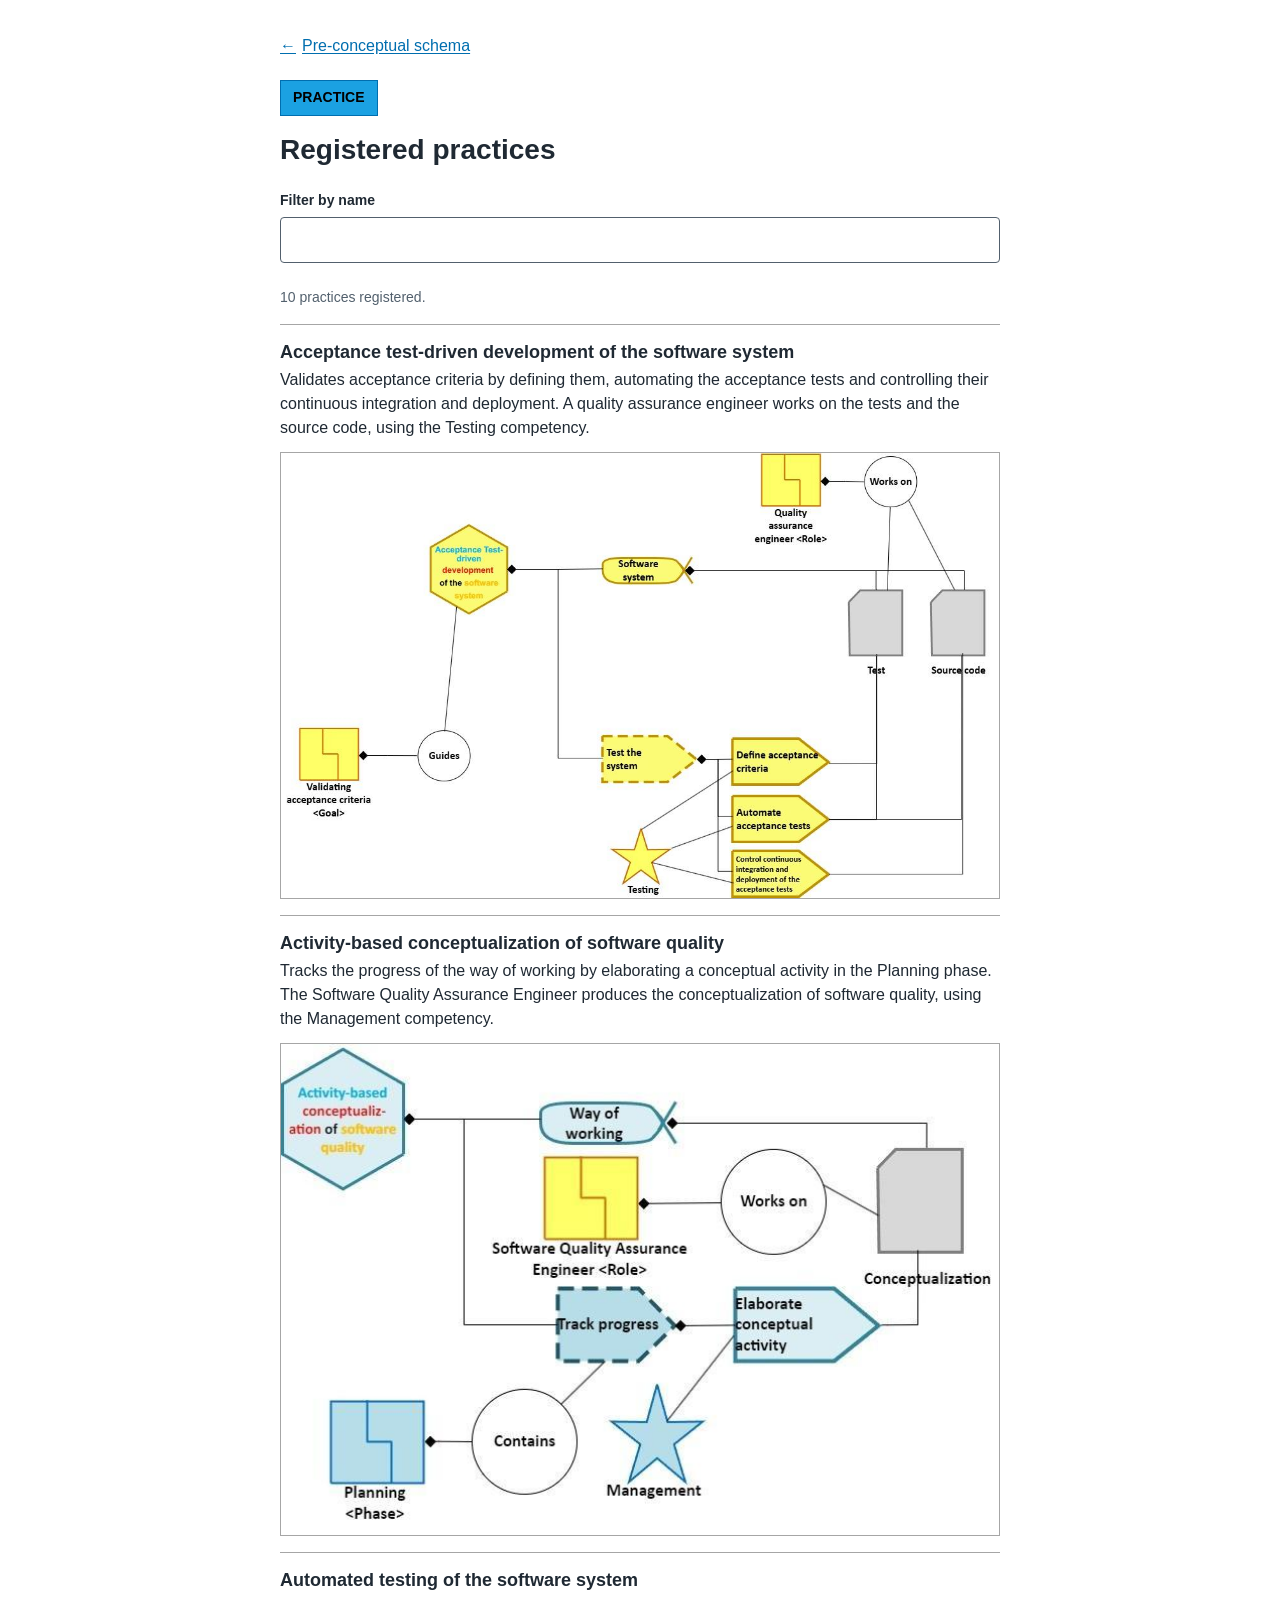
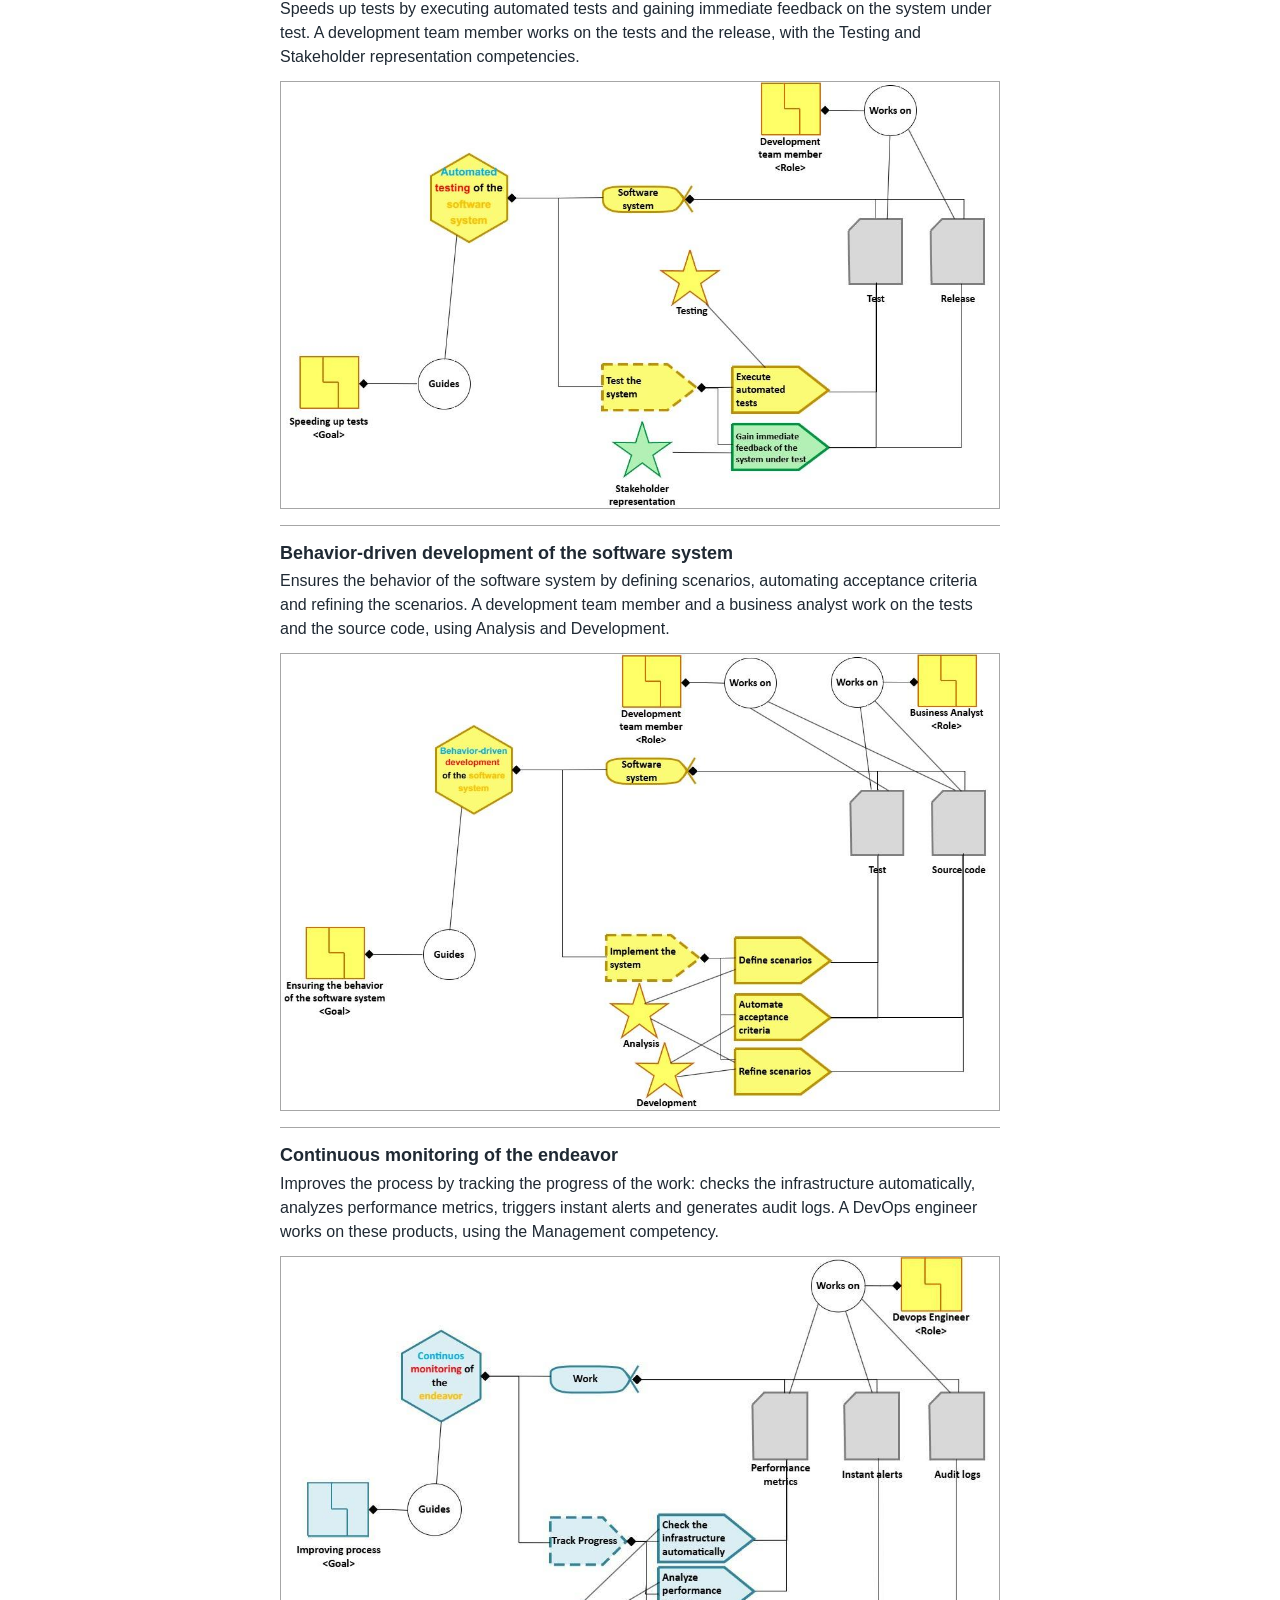
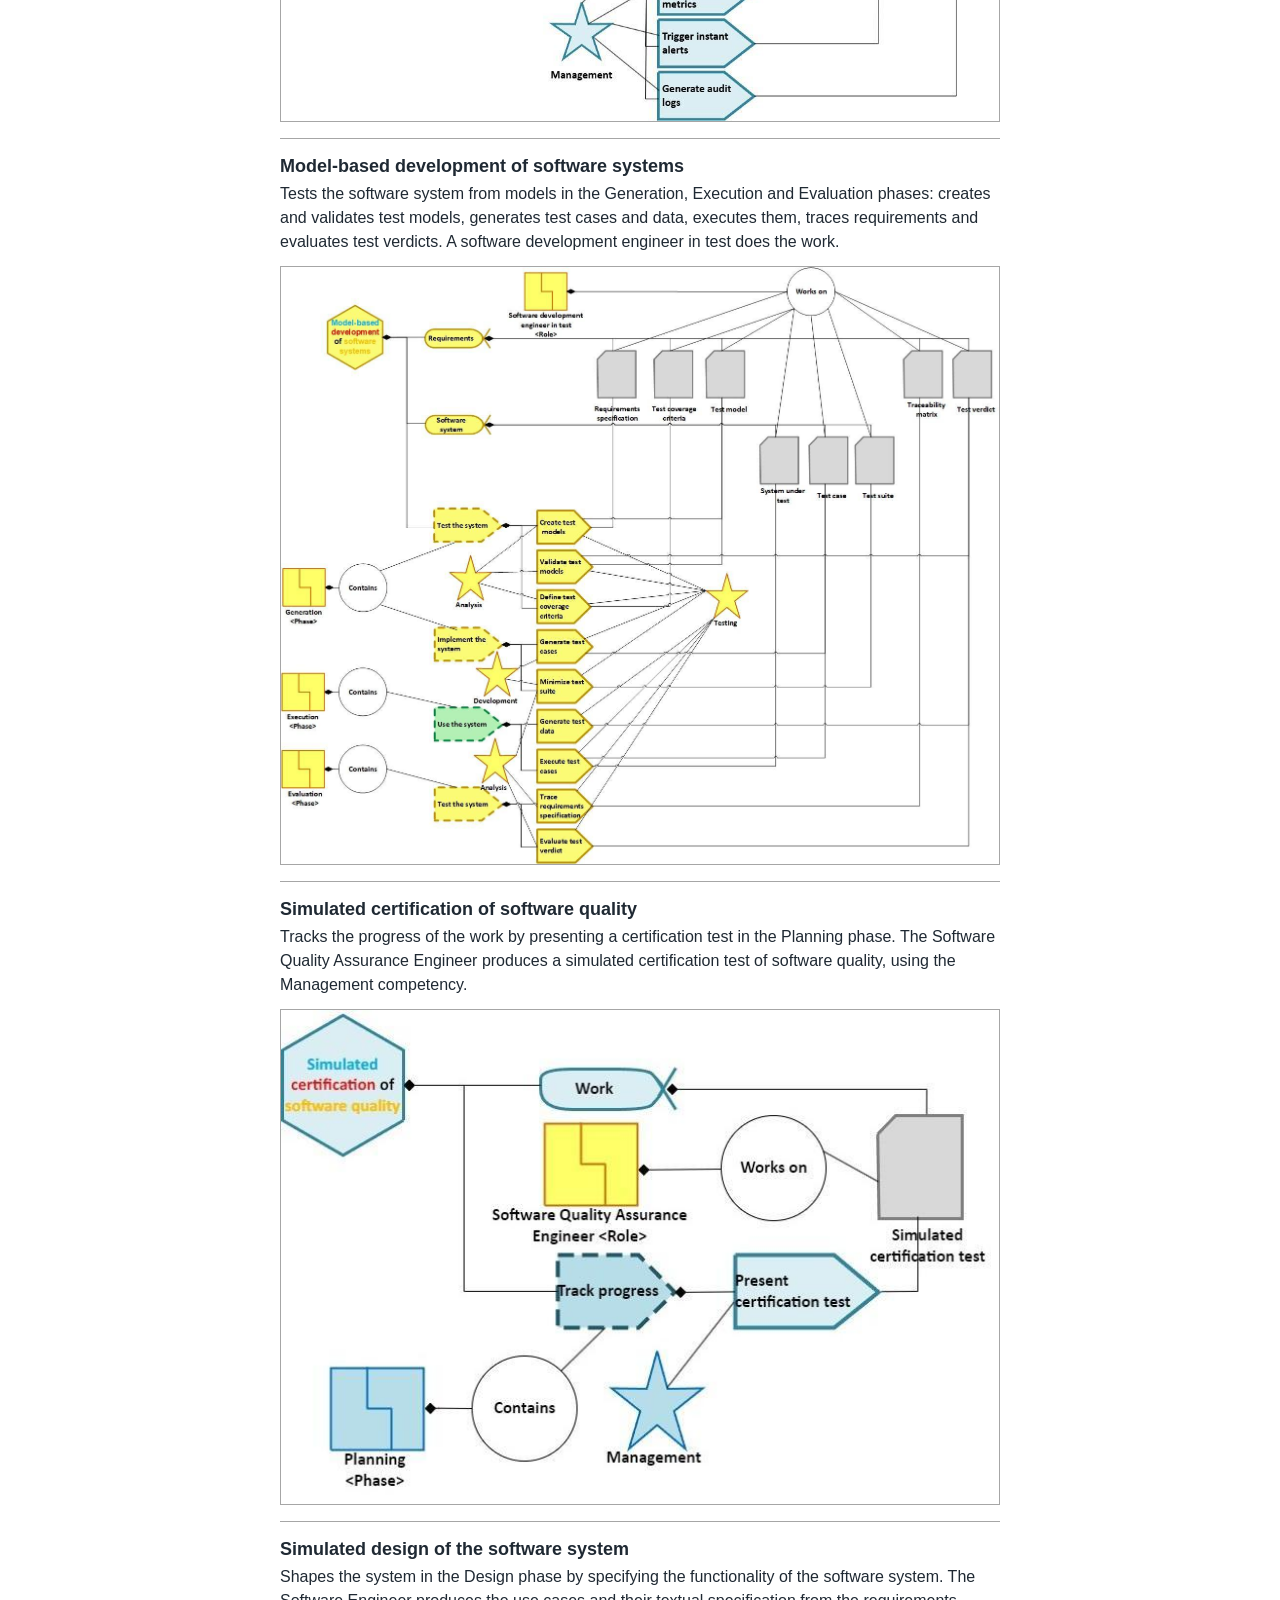
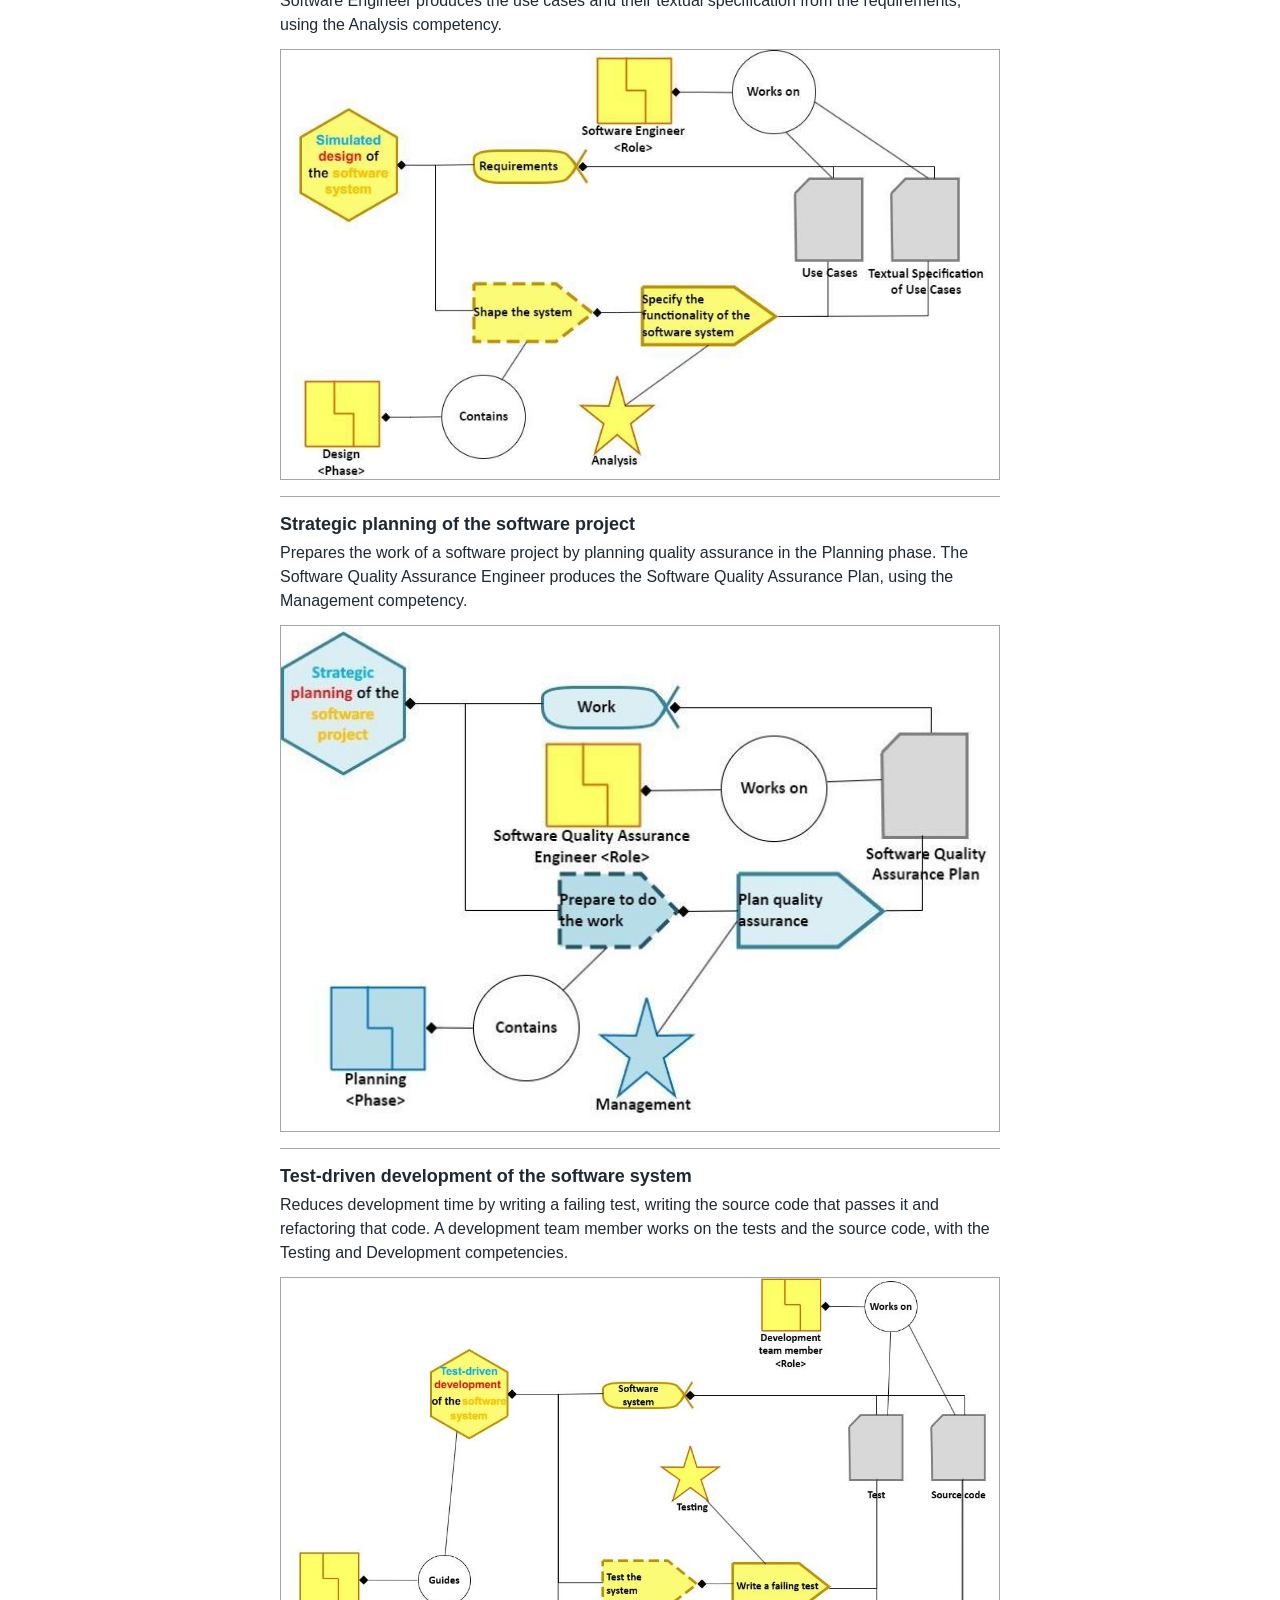
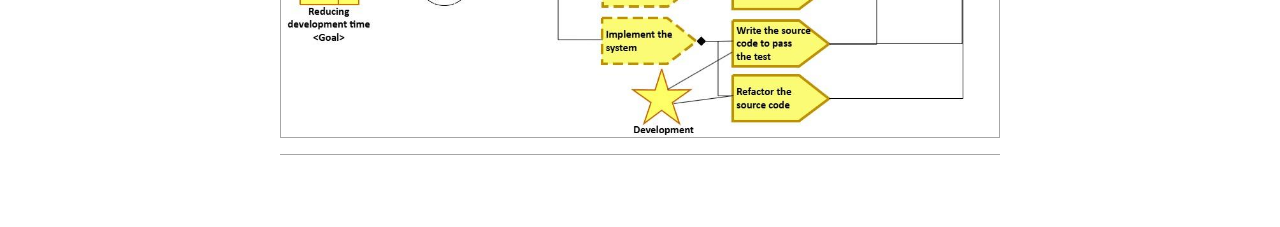
<file: practices.html>
<!DOCTYPE html>
<html lang="en">
<head>
<meta charset="utf-8">
<meta name="viewport" content="width=device-width, initial-scale=1">
<title>Registered practices · DevOps tools and practices</title>
<link rel="icon" href="data:,">
<link rel="stylesheet" href="css/styles.css">
<script src="data/seed.js" defer></script>
<script src="js/db.js" defer></script>
</head>
<body>
<main class="page">
  <header>
    <a class="back-link" href="index.html"><span aria-hidden="true">←</span> Pre-conceptual schema</a>
    <p class="triad">
      <span class="triad__concept">PRACTICE</span>
    </p>
    <h1>Registered practices</h1>
  </header>

  <div id="load-error" class="notice notice--error" role="alert"></div>

  <div id="content">
    <div class="empty-state" id="empty" hidden>
      <p>No practices registered yet.</p>
      <a href="register-practice.html">Register a practice</a>
    </div>

    <div id="records" hidden>
      <form class="form filter" id="filter-form" role="search">
        <div class="field">
          <label class="field__label" for="filter-name">Filter by name</label>
          <input class="input" id="filter-name" type="search" autocomplete="off">
        </div>
      </form>
      <p class="list-count" id="count" aria-live="polite"></p>
      <ul class="record-list" id="items" role="list"></ul>
      <p class="empty-state" id="no-match" hidden>No practices match this filter.</p>
    </div>
  </div>
</main>
<script>
  // db.js is deferred, so it runs after this script: wait for it before using DB.
  document.addEventListener('DOMContentLoaded', function () {
    var LOAD_ERROR = 'Could not load the initial data. Keep the data and js folders next to ' +
      'index.html and open the page again.';

    var empty = document.getElementById('empty');
    var records = document.getElementById('records');
    var nameFilter = document.getElementById('filter-name');
    var count = document.getElementById('count');
    var items = document.getElementById('items');
    var noMatch = document.getElementById('no-match');

    function byName(a, b) {
      return a.name.localeCompare(b.name, 'en', { sensitivity: 'base' }) || a.name.localeCompare(b.name);
    }

    function element(tag, className, text) {
      var node = document.createElement(tag);
      if (className) node.className = className;
      if (text !== undefined) node.textContent = text;
      return node;
    }

    function practices(n) {
      return n + (n === 1 ? ' practice' : ' practices');
    }

    // Name, description and Essence diagram (PRACTICE HAS NAME, DESCRIPTION and IMAGE).
    function item(practice) {
      var body = element('div', 'record-list__body');
      body.appendChild(element('h2', 'record-list__name', practice.name));
      body.appendChild(element('p', 'record-list__text', practice.description));

      var diagram = element('img', 'record-list__diagram');
      diagram.src = practice.image;
      diagram.alt = 'Essence diagram of ' + practice.name;
      diagram.loading = 'lazy';
      body.appendChild(diagram);

      var li = element('li', 'record-list__item');
      li.dataset.name = practice.name.toLowerCase();
      li.appendChild(body);
      return li;
    }

    function render() {
      var all = DB.getAll('practices').sort(byName);
      empty.hidden = all.length > 0;
      records.hidden = all.length === 0;
      items.textContent = '';
      all.forEach(function (practice) { items.appendChild(item(practice)); });
      applyFilter();
    }

    // Case-insensitive, while typing.
    function applyFilter() {
      var text = nameFilter.value.trim().toLowerCase();
      var total = items.children.length;
      var visible = 0;
      Array.prototype.forEach.call(items.children, function (li) {
        var match = li.dataset.name.indexOf(text) !== -1;
        li.hidden = !match;
        if (match) visible++;
      });
      items.hidden = visible === 0;
      noMatch.hidden = visible > 0 || total === 0;
      count.textContent = visible === total
        ? practices(total) + ' registered.'
        : visible + ' of ' + practices(total) + ' match the filter.';
    }

    nameFilter.addEventListener('input', applyFilter);
    document.getElementById('filter-form').addEventListener('submit', function (event) {
      event.preventDefault();
    });

    DB.ready.then(render, function () {
      document.getElementById('content').remove();
      document.getElementById('load-error').textContent = LOAD_ERROR;
    });
  });
</script>
</body>
</html>
</file>
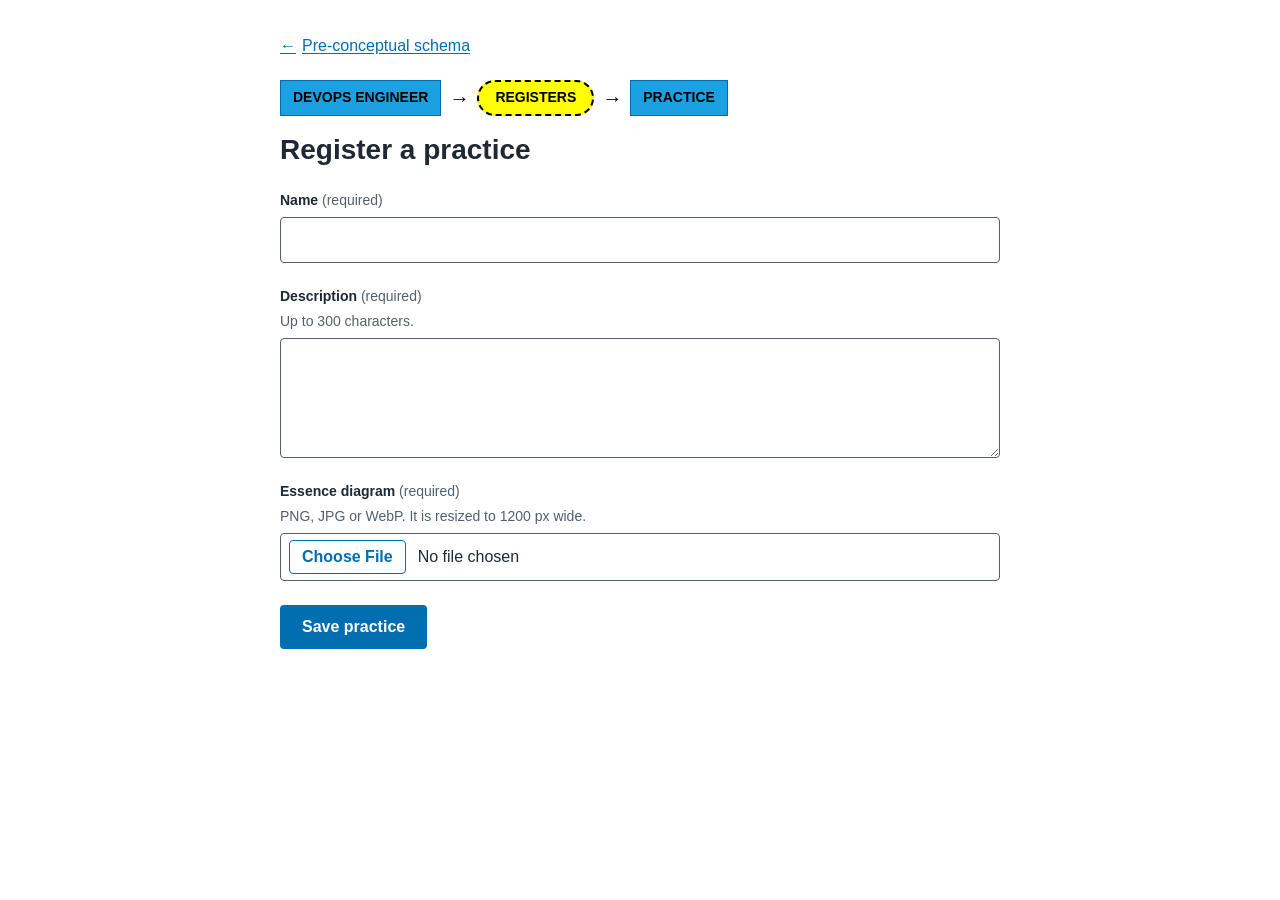
<file: register-practice.html>
<!DOCTYPE html>
<html lang="en">
<head>
<meta charset="utf-8">
<meta name="viewport" content="width=device-width, initial-scale=1">
<title>Register practice · DevOps tools and practices</title>
<link rel="icon" href="data:,">
<link rel="stylesheet" href="css/styles.css">
<script src="data/seed.js" defer></script>
<script src="js/db.js" defer></script>
<script src="js/practice-form.js" defer></script>
</head>
<body>
<main class="page">
  <header>
    <a class="back-link" href="index.html"><span aria-hidden="true">←</span> Pre-conceptual schema</a>
    <p class="triad">
      <span class="triad__concept">DEVOPS ENGINEER</span>
      <span class="triad__arrow" aria-hidden="true">→</span>
      <span class="triad__relation">REGISTERS</span>
      <span class="triad__arrow" aria-hidden="true">→</span>
      <span class="triad__concept">PRACTICE</span>
    </p>
    <h1>Register a practice</h1>
  </header>

  <div id="load-error" class="notice notice--error" role="alert"></div>
  <div id="saved" class="notice notice--success" role="status"></div>
  <div id="practice-form"></div>
</main>
<script>
  // db.js and practice-form.js are deferred, so they run after this script: wait for them.
  document.addEventListener('DOMContentLoaded', function () {
    var LOAD_ERROR = 'Could not load the initial data. Keep the data and js folders next to ' +
      'index.html and open the page again.';
    var container = document.getElementById('practice-form');
    var saved = document.getElementById('saved');

    DB.ready.then(function () {
      // A new attempt clears the previous confirmation; a successful save sets it again.
      // Capture phase: it must run before the form's own submit handler, which may already
      // save (and call onSaved) before a bubbling listener would run.
      container.addEventListener('submit', function () { saved.textContent = ''; }, true);
      PracticeForm.mount(container, {
        mode: 'create',
        onSaved: function (practice) {
          saved.textContent = 'Practice saved: ' + practice.name + '.';
        }
      });
    }, function () {
      container.remove();
      document.getElementById('load-error').textContent = LOAD_ERROR;
    });
  });
</script>
</body>
</html>
</file>
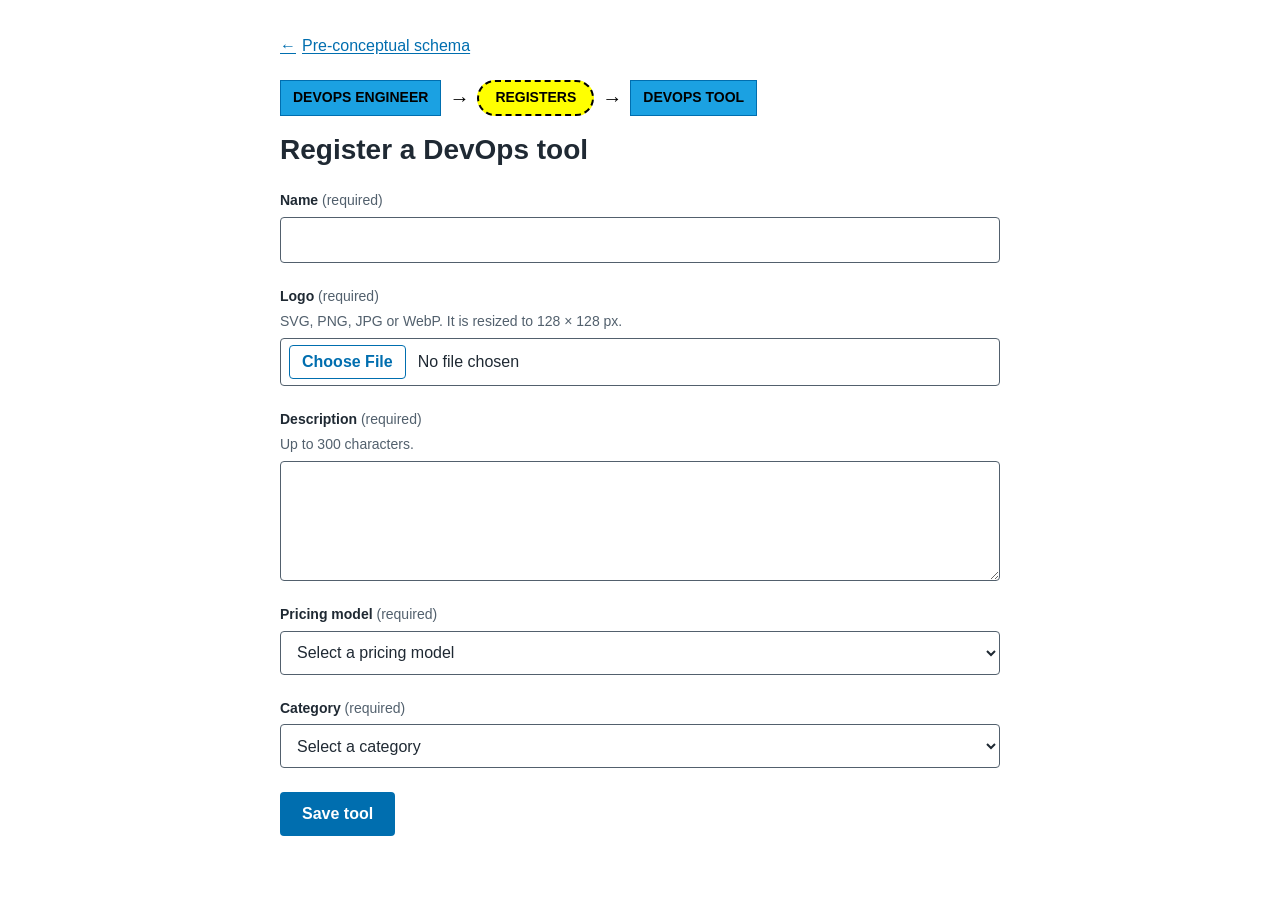
<file: register-tool.html>
<!DOCTYPE html>
<html lang="en">
<head>
<meta charset="utf-8">
<meta name="viewport" content="width=device-width, initial-scale=1">
<title>Register DevOps tool · DevOps tools and practices</title>
<link rel="icon" href="data:,">
<link rel="stylesheet" href="css/styles.css">
<script src="data/seed.js" defer></script>
<script src="js/db.js" defer></script>
<script src="js/tool-form.js" defer></script>
</head>
<body>
<main class="page">
  <header>
    <a class="back-link" href="index.html"><span aria-hidden="true">←</span> Pre-conceptual schema</a>
    <p class="triad">
      <span class="triad__concept">DEVOPS ENGINEER</span>
      <span class="triad__arrow" aria-hidden="true">→</span>
      <span class="triad__relation">REGISTERS</span>
      <span class="triad__arrow" aria-hidden="true">→</span>
      <span class="triad__concept">DEVOPS TOOL</span>
    </p>
    <h1>Register a DevOps tool</h1>
  </header>

  <div id="load-error" class="notice notice--error" role="alert"></div>
  <div id="saved" class="notice notice--success" role="status"></div>
  <div id="tool-form"></div>
</main>
<script>
  // db.js and tool-form.js are deferred, so they run after this script: wait for them.
  document.addEventListener('DOMContentLoaded', function () {
    var LOAD_ERROR = 'Could not load the initial data. Keep the data and js folders next to ' +
      'index.html and open the page again.';
    var container = document.getElementById('tool-form');
    var saved = document.getElementById('saved');

    DB.ready.then(function () {
      // A new attempt clears the previous confirmation; a successful save sets it again.
      // Capture phase: it must run before the form's own submit handler, which may already
      // save (and call onSaved) before a bubbling listener would run.
      container.addEventListener('submit', function () { saved.textContent = ''; }, true);
      ToolForm.mount(container, {
        mode: 'create',
        onSaved: function (tool) {
          saved.textContent = 'Tool saved: ' + tool.name + '.';
        }
      });
    }, function () {
      container.remove();
      document.getElementById('load-error').textContent = LOAD_ERROR;
    });
  });
</script>
</body>
</html>
</file>
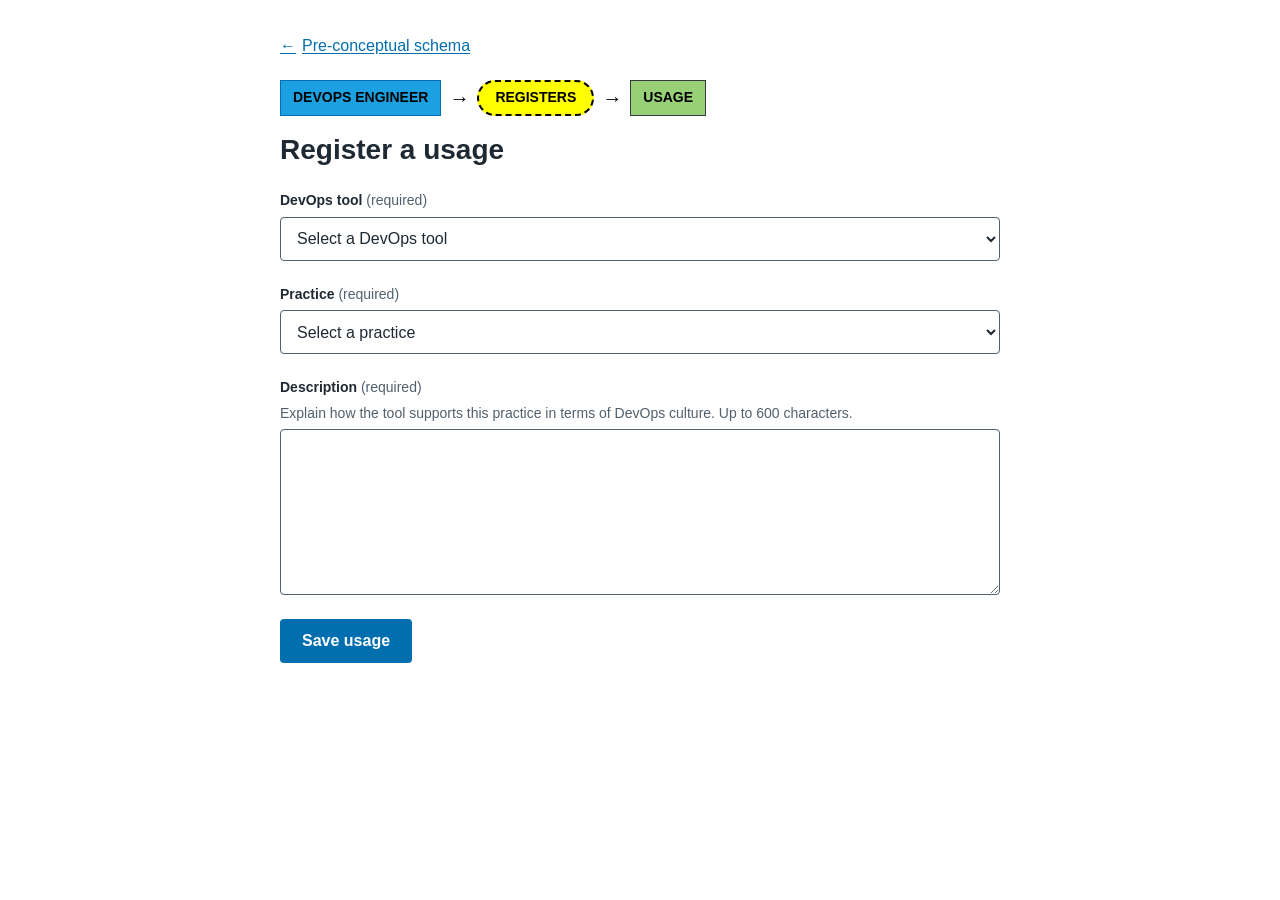
<file: register-usage.html>
<!DOCTYPE html>
<html lang="en">
<head>
<meta charset="utf-8">
<meta name="viewport" content="width=device-width, initial-scale=1">
<title>Register usage · DevOps tools and practices</title>
<link rel="icon" href="data:,">
<link rel="stylesheet" href="css/styles.css">
<script src="data/seed.js" defer></script>
<script src="js/db.js" defer></script>
<script src="js/usage-form.js" defer></script>
</head>
<body>
<main class="page">
  <header>
    <a class="back-link" href="index.html"><span aria-hidden="true">←</span> Pre-conceptual schema</a>
    <p class="triad">
      <span class="triad__concept">DEVOPS ENGINEER</span>
      <span class="triad__arrow" aria-hidden="true">→</span>
      <span class="triad__relation">REGISTERS</span>
      <span class="triad__arrow" aria-hidden="true">→</span>
      <span class="triad__concept triad__concept--usage">USAGE</span>
    </p>
    <h1>Register a usage</h1>
  </header>

  <div id="load-error" class="notice notice--error" role="alert"></div>
  <div id="saved" class="notice notice--success" role="status"></div>
  <div id="usage-form"></div>
</main>
<script>
  // db.js and usage-form.js are deferred, so they run after this script: wait for them.
  document.addEventListener('DOMContentLoaded', function () {
    var LOAD_ERROR = 'Could not load the initial data. Keep the data and js folders next to ' +
      'index.html and open the page again.';
    var container = document.getElementById('usage-form');
    var saved = document.getElementById('saved');

    DB.ready.then(function () {
      // A new attempt clears the previous confirmation; a successful save sets it again.
      // Capture phase: it runs before the form's own submit handler, which saves and calls onSaved.
      container.addEventListener('submit', function () { saved.textContent = ''; }, true);
      UsageForm.mount(container, {
        mode: 'create',
        onSaved: function (usage) {
          var tool = DB.getById('tools', usage.toolId);
          var practice = DB.getById('practices', usage.practiceId);
          saved.textContent = 'Usage saved: ' + tool.name + ' in ' + practice.name + '.';
        }
      });
    }, function () {
      container.remove();
      document.getElementById('load-error').textContent = LOAD_ERROR;
    });
  });
</script>
</body>
</html>
</file>
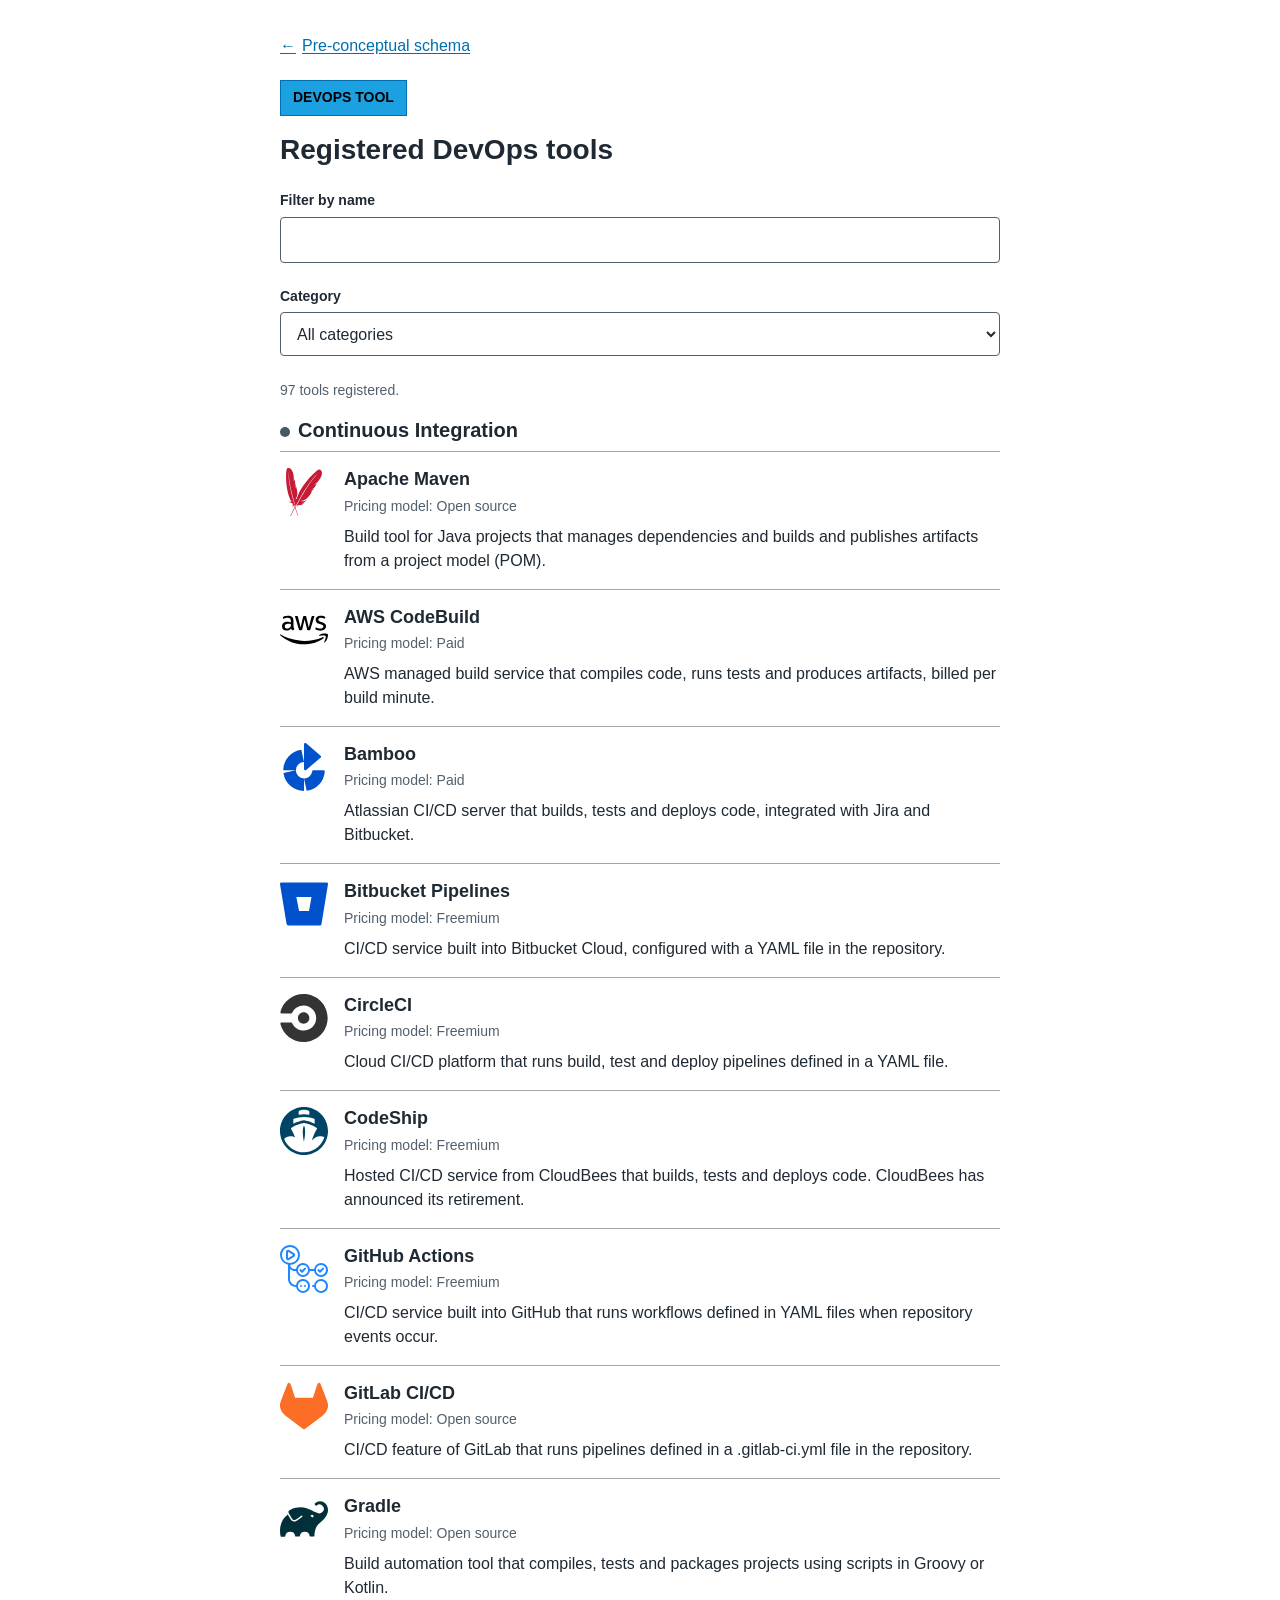
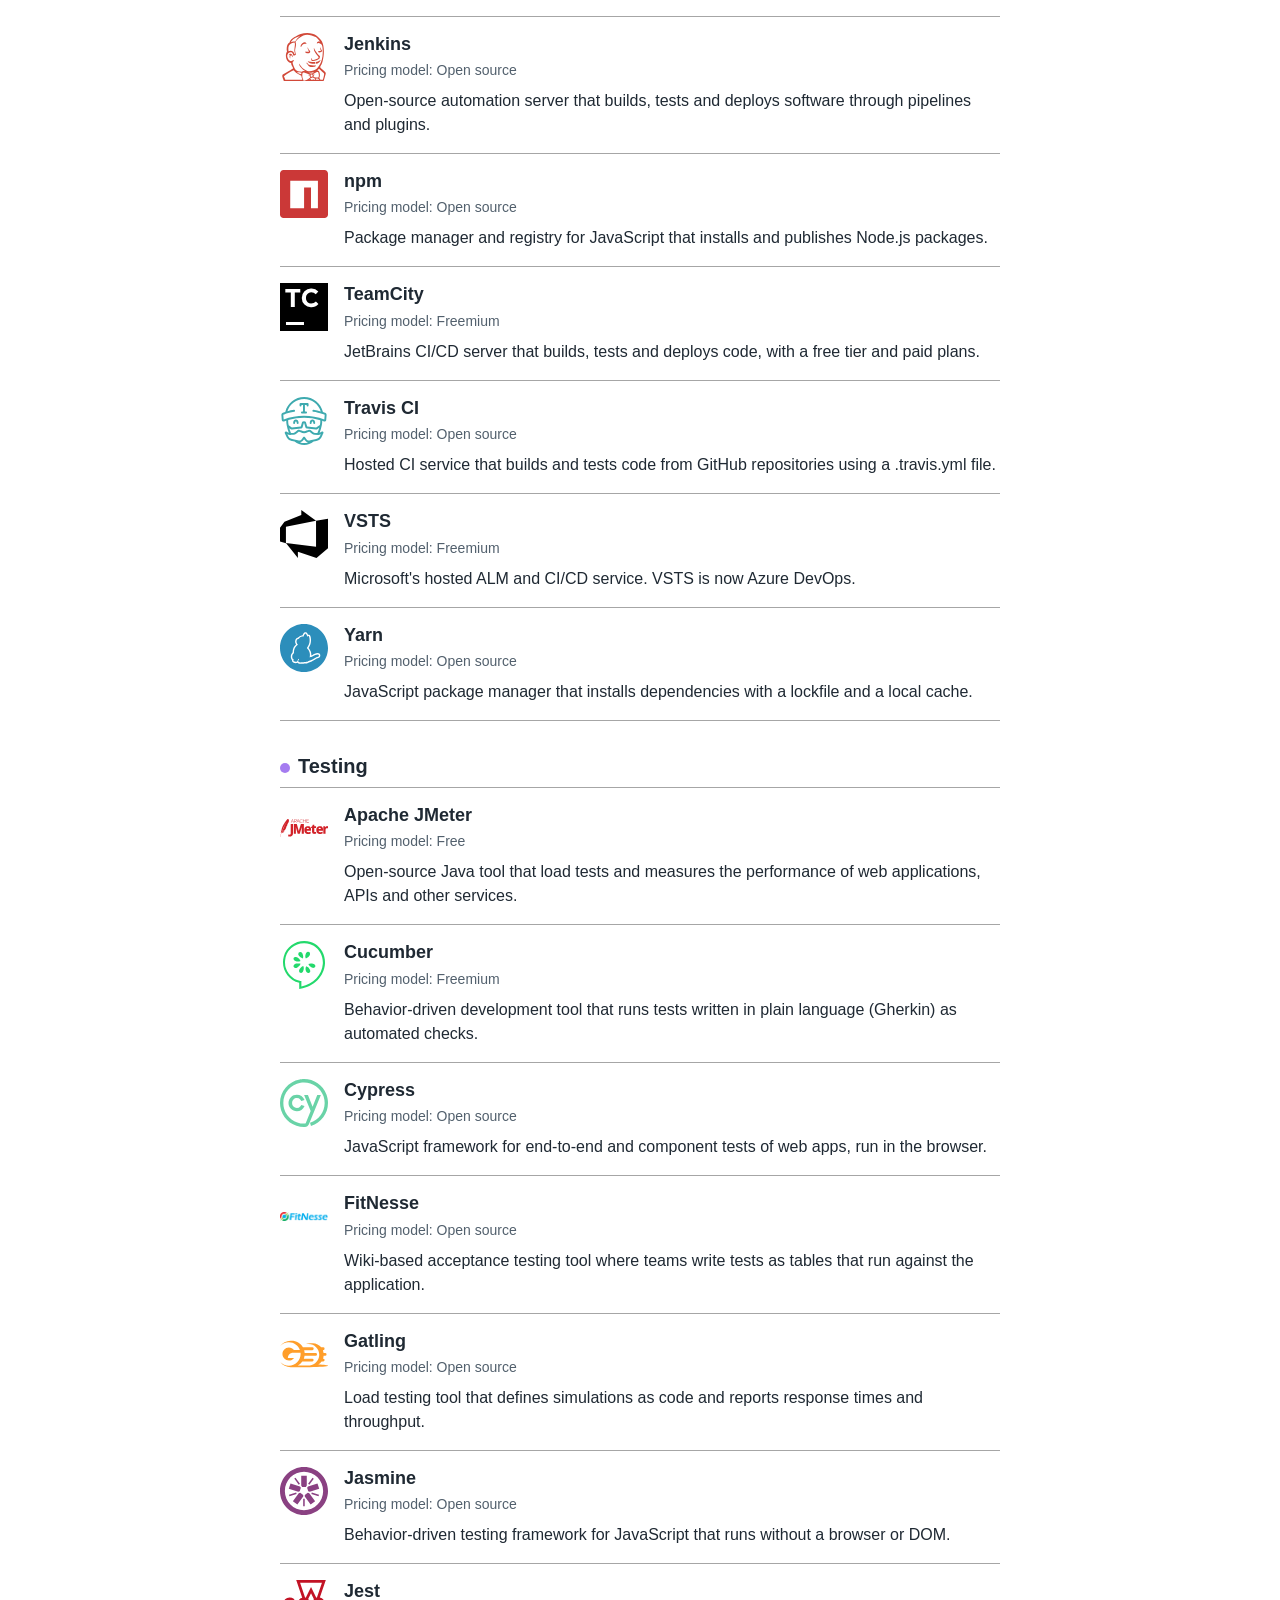
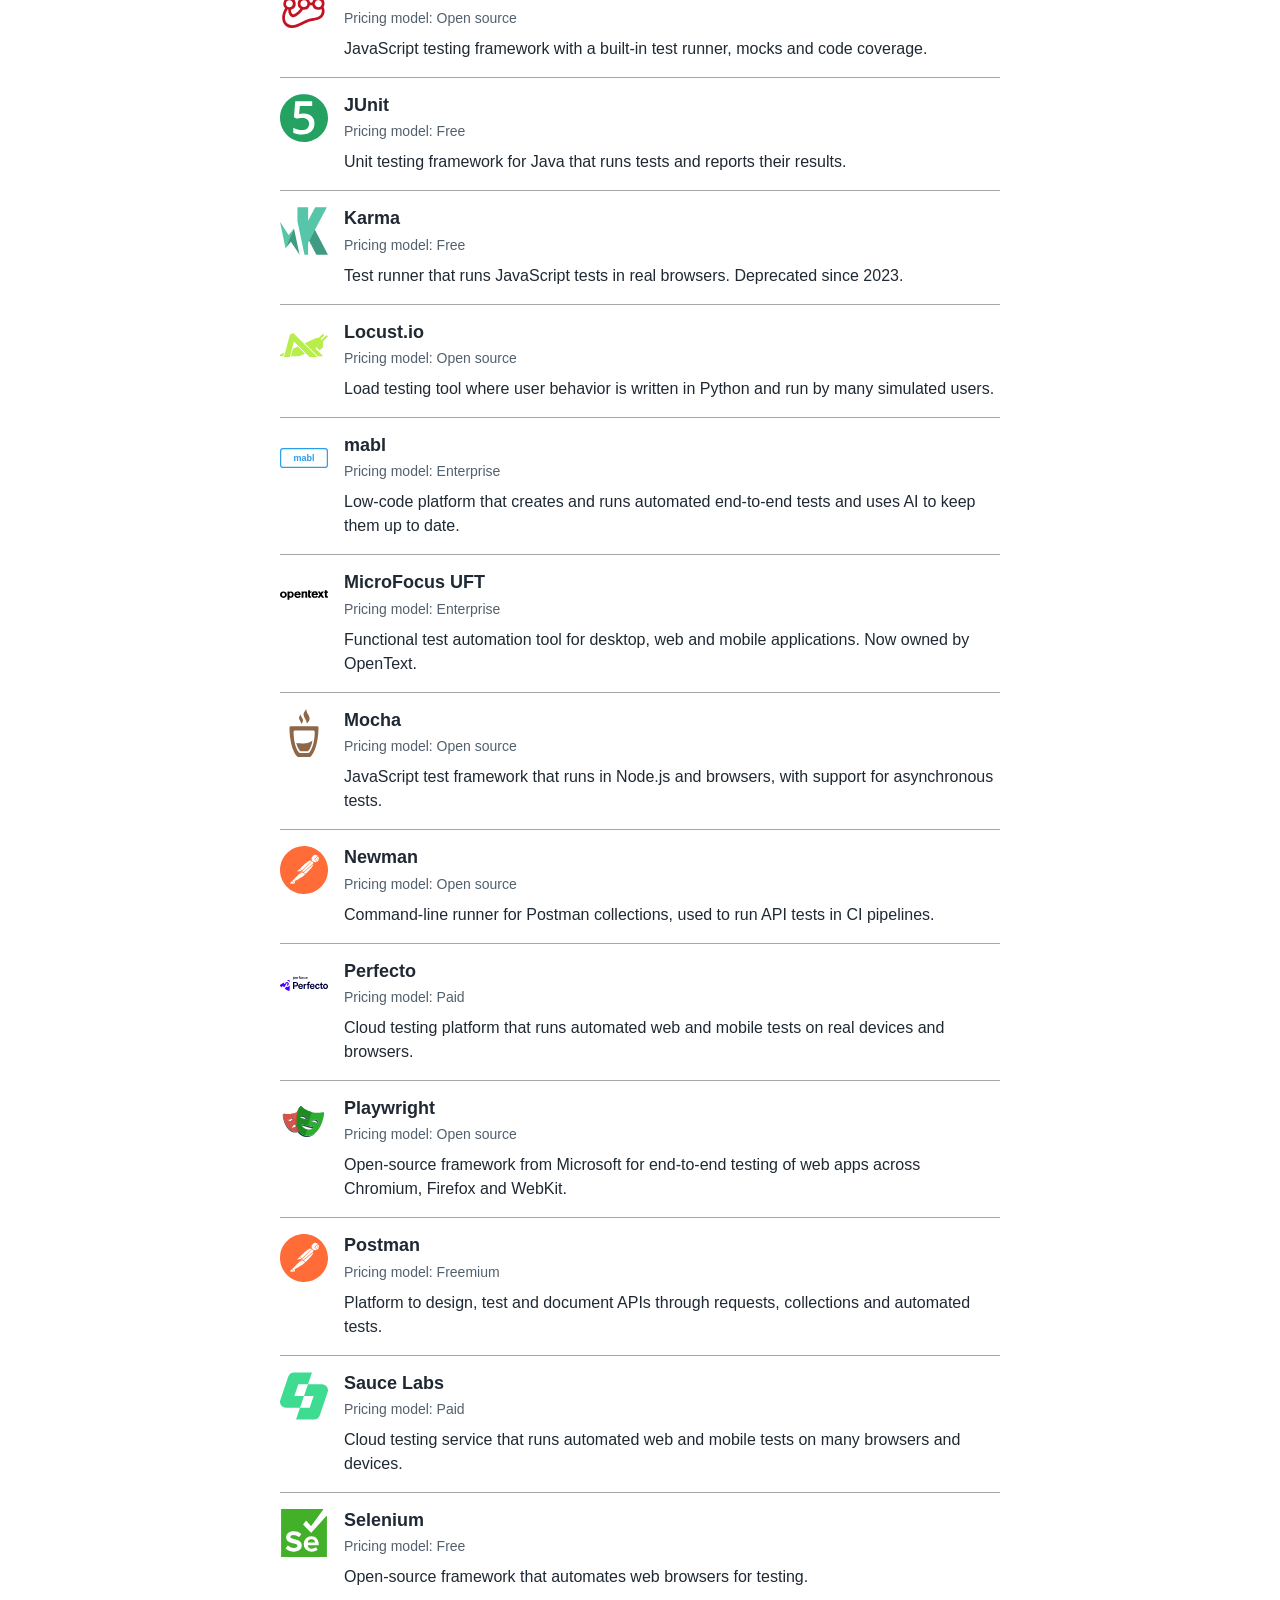
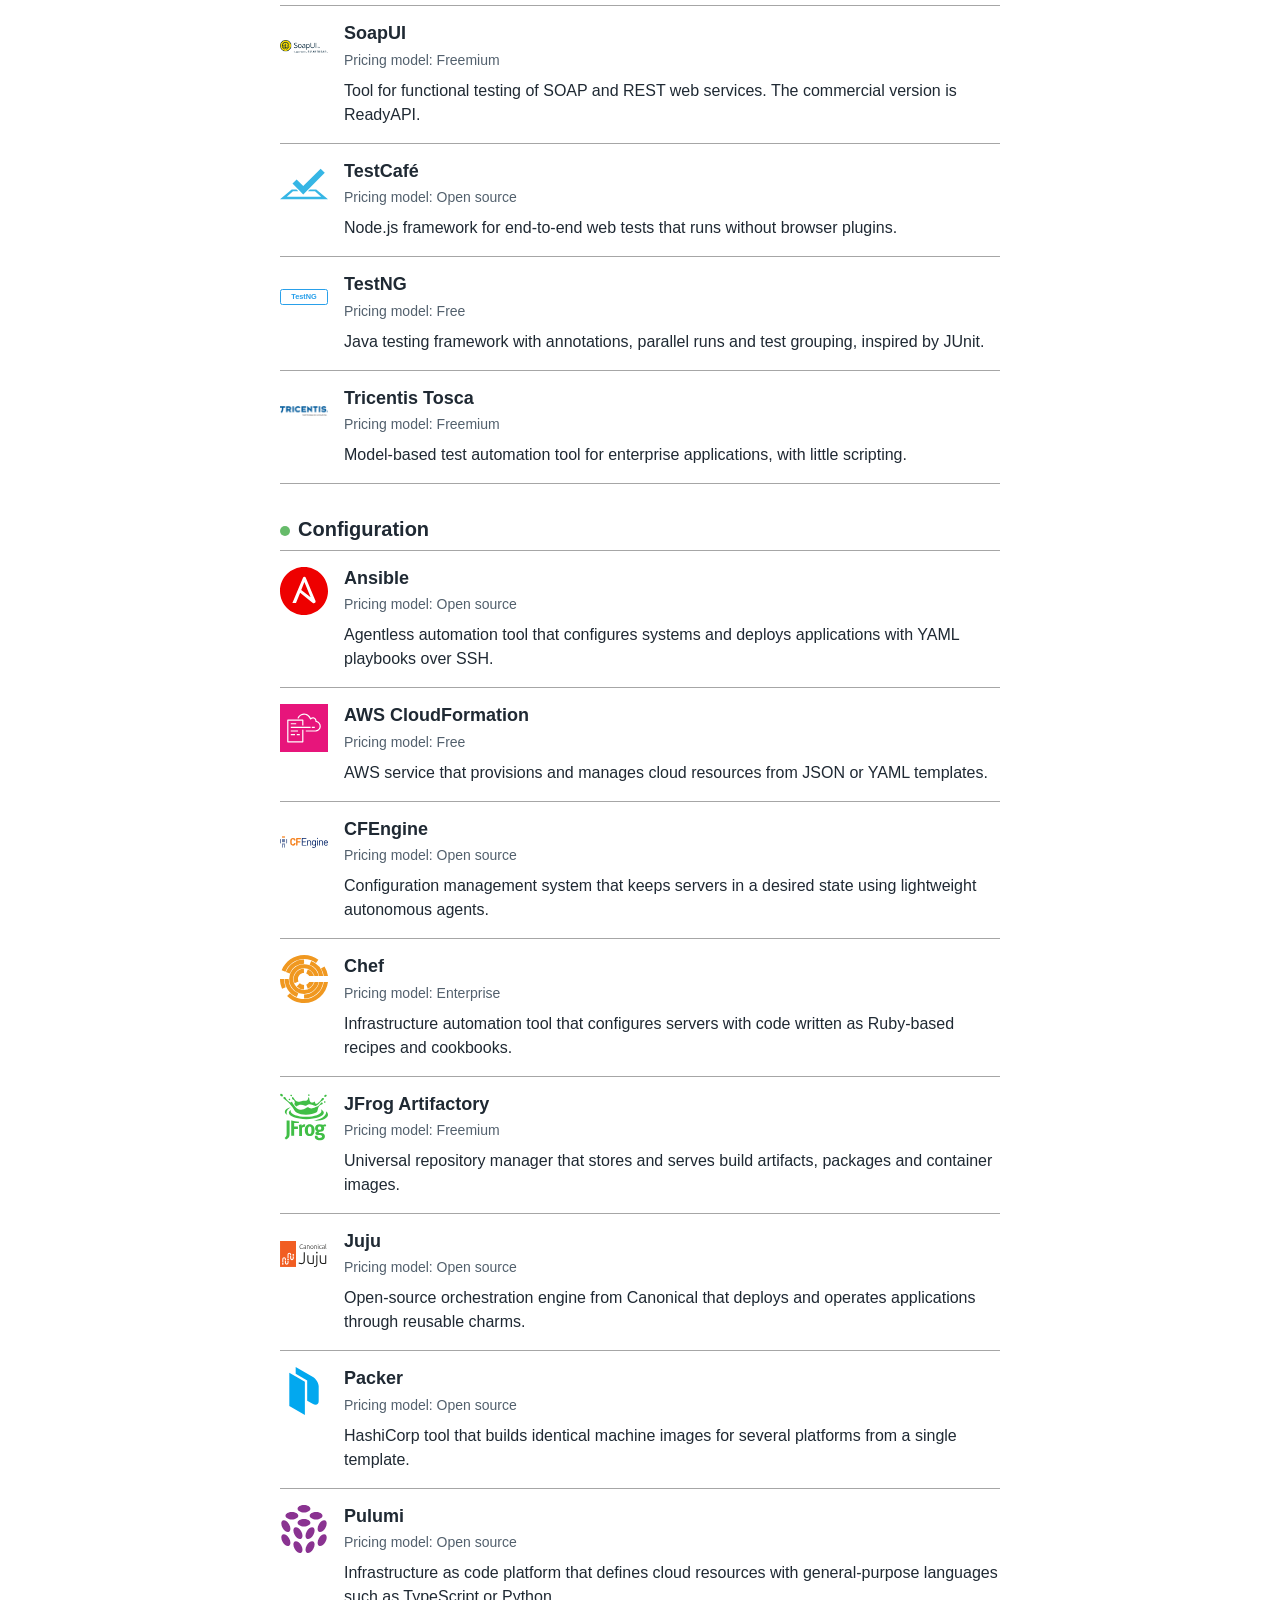
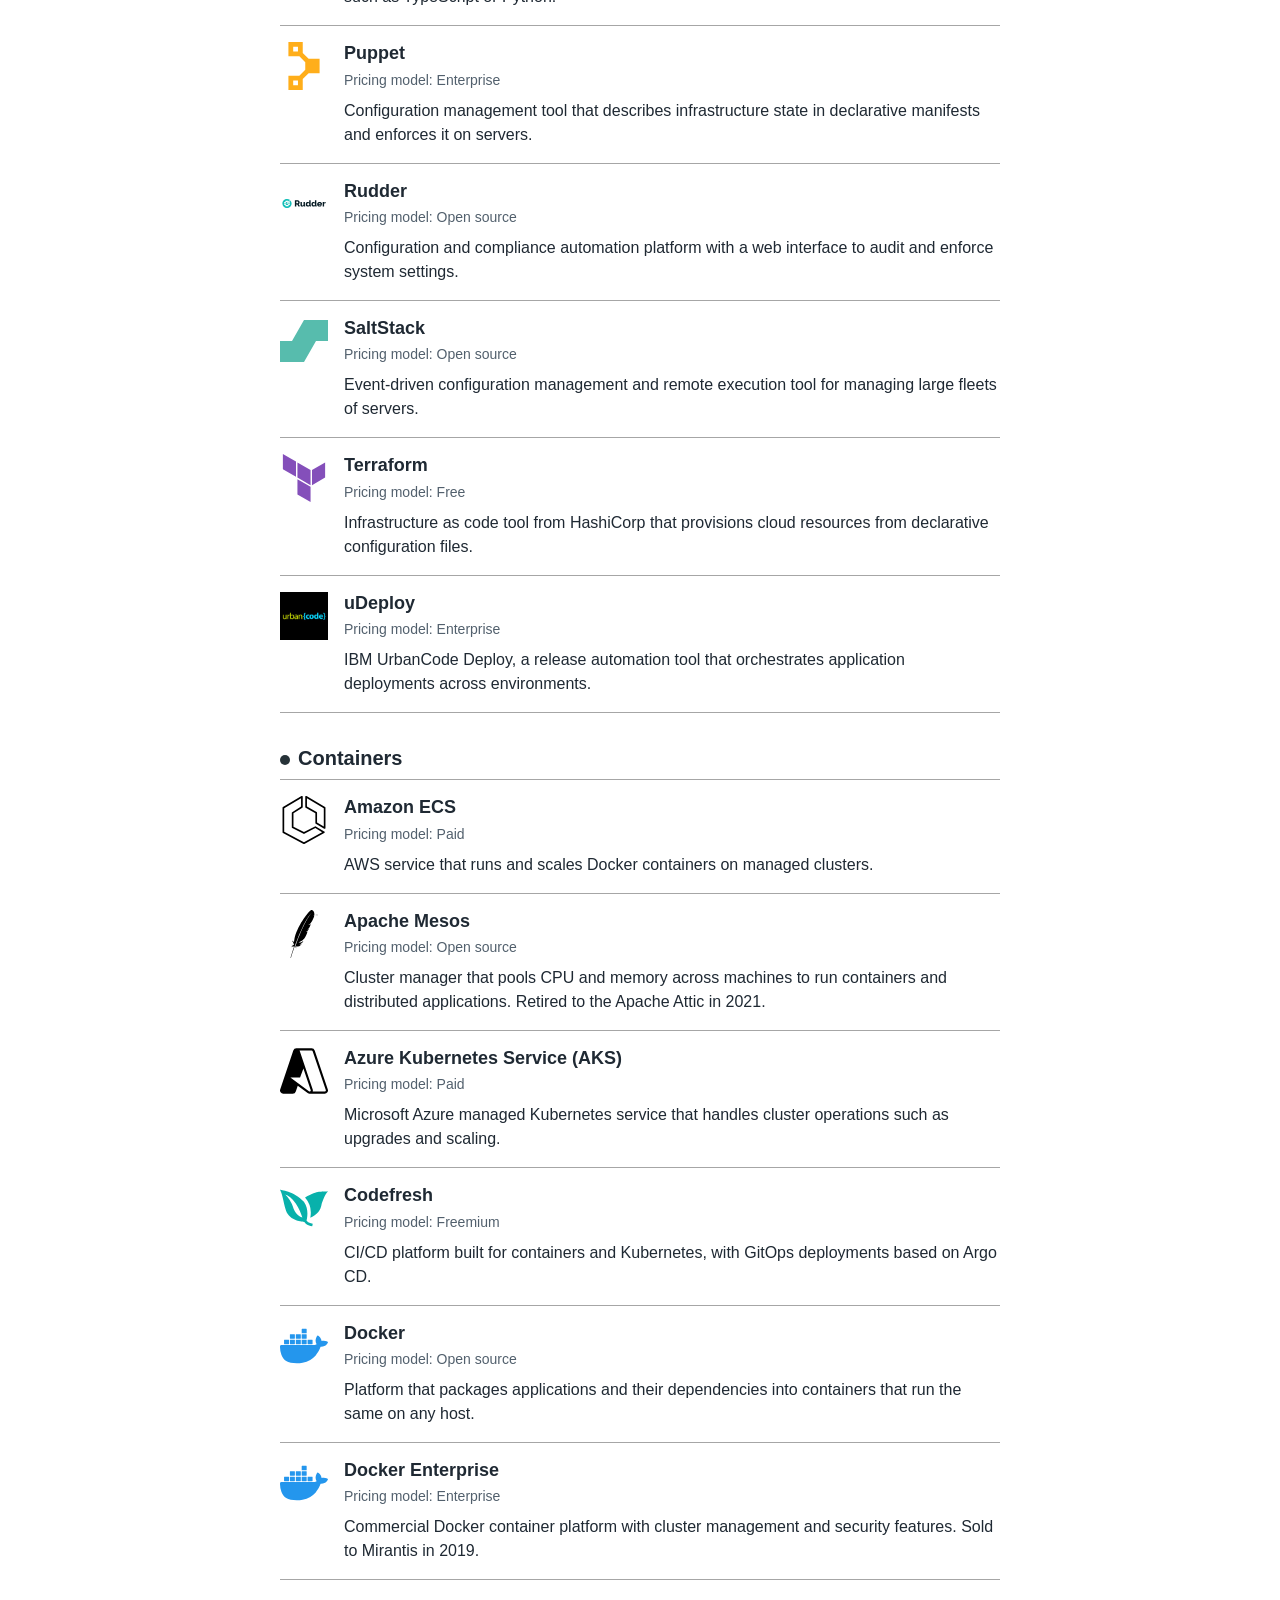
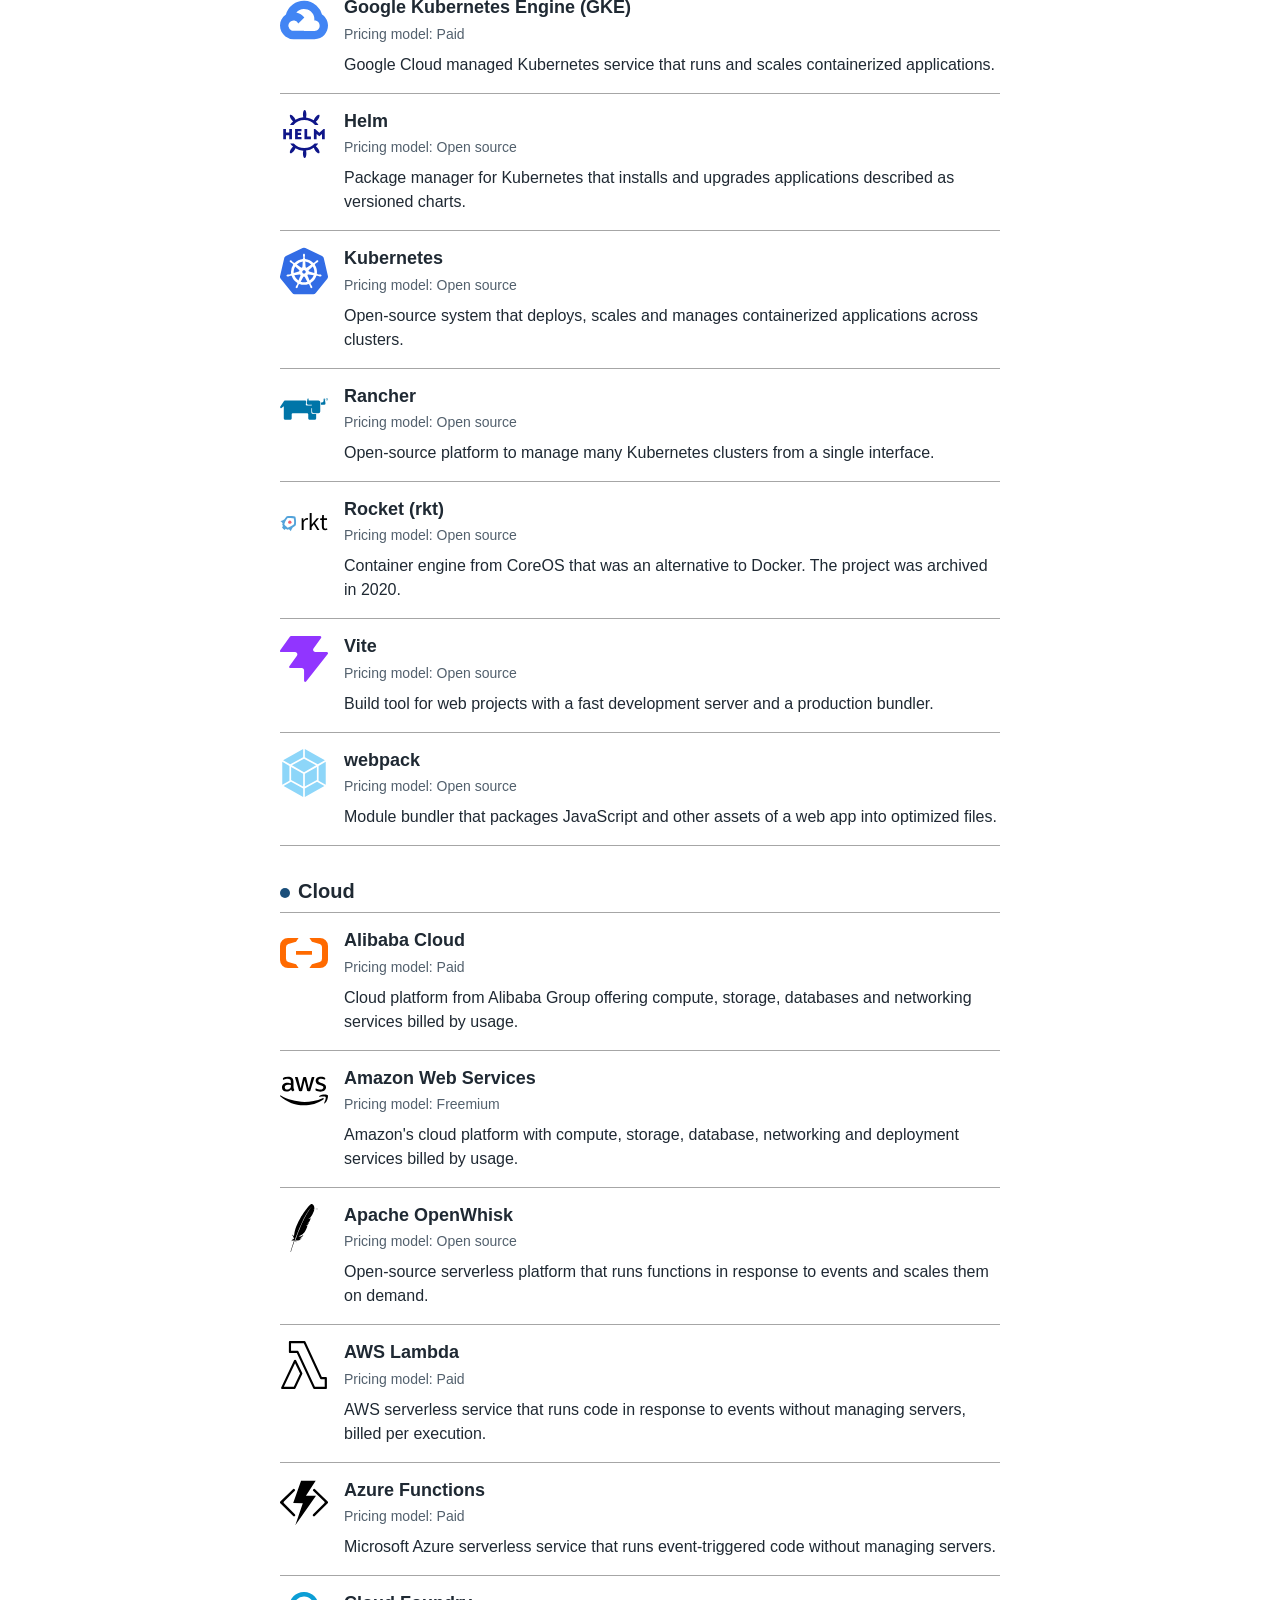
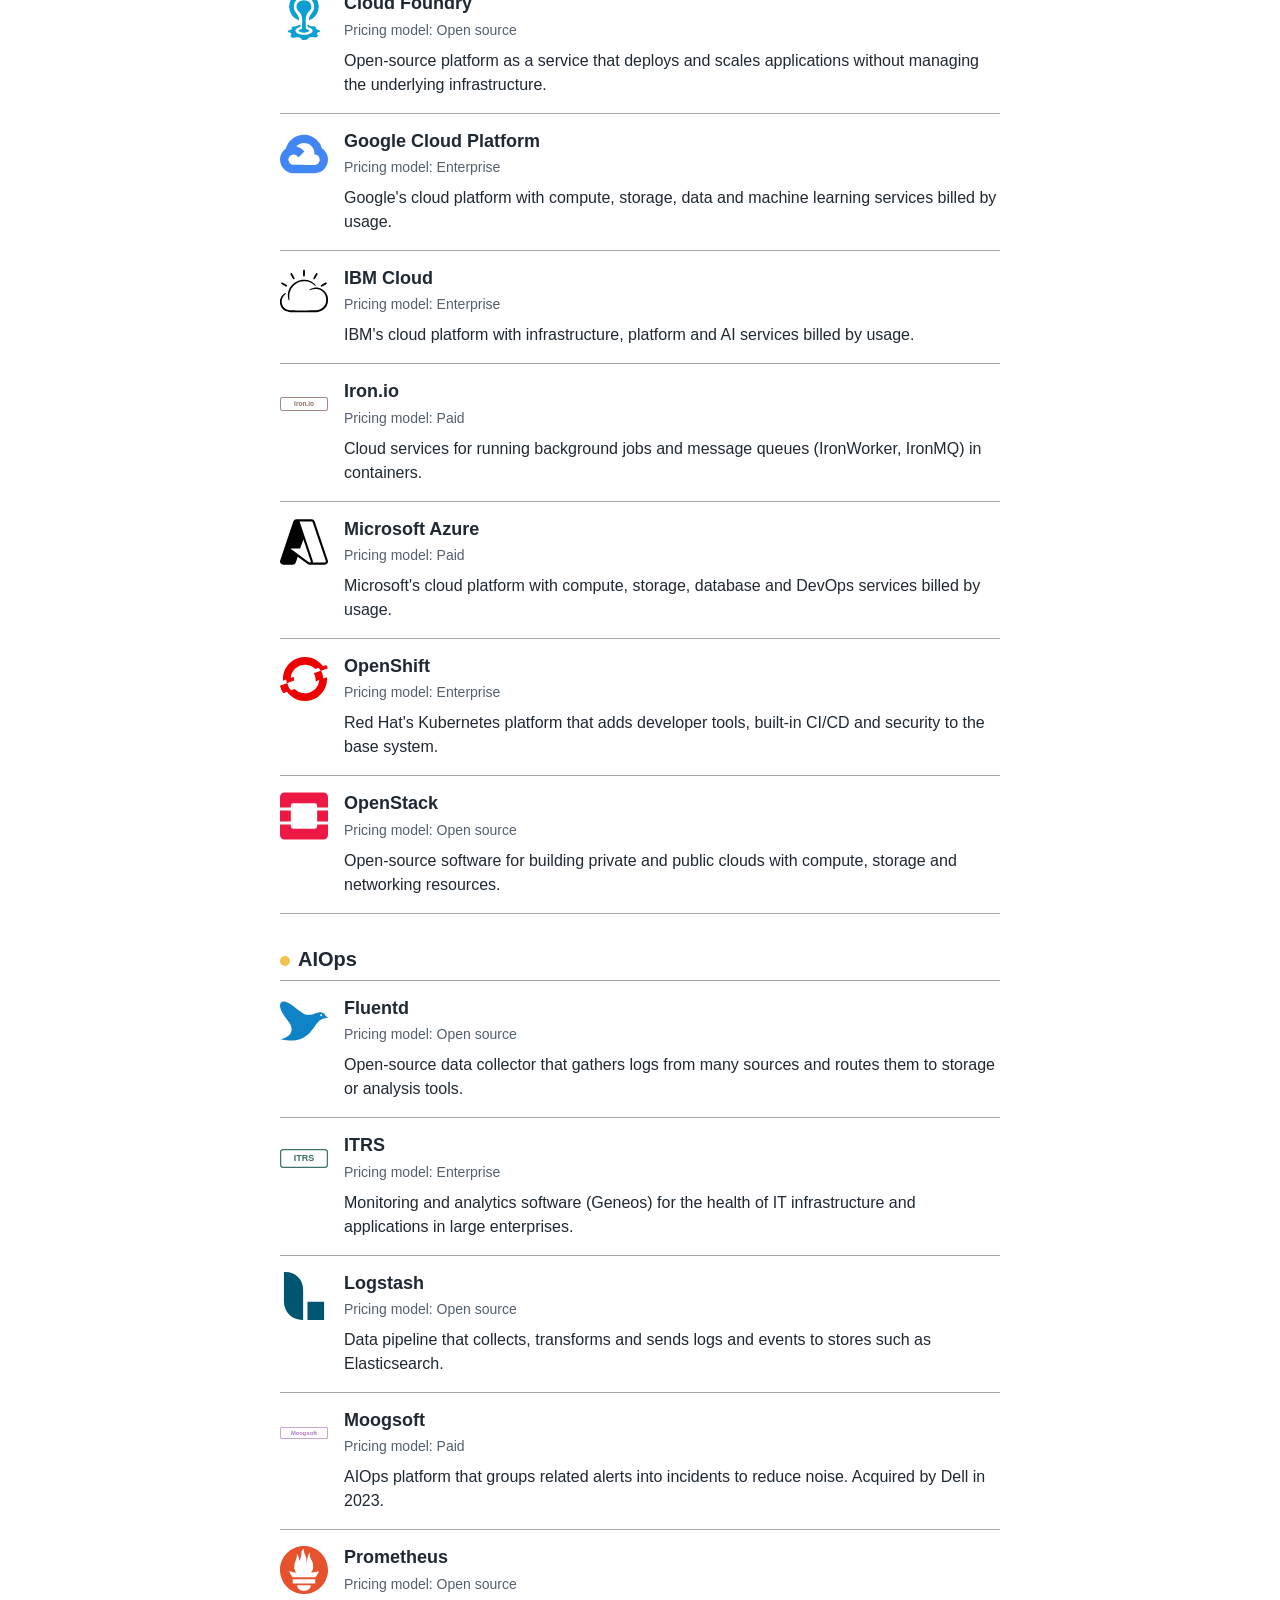
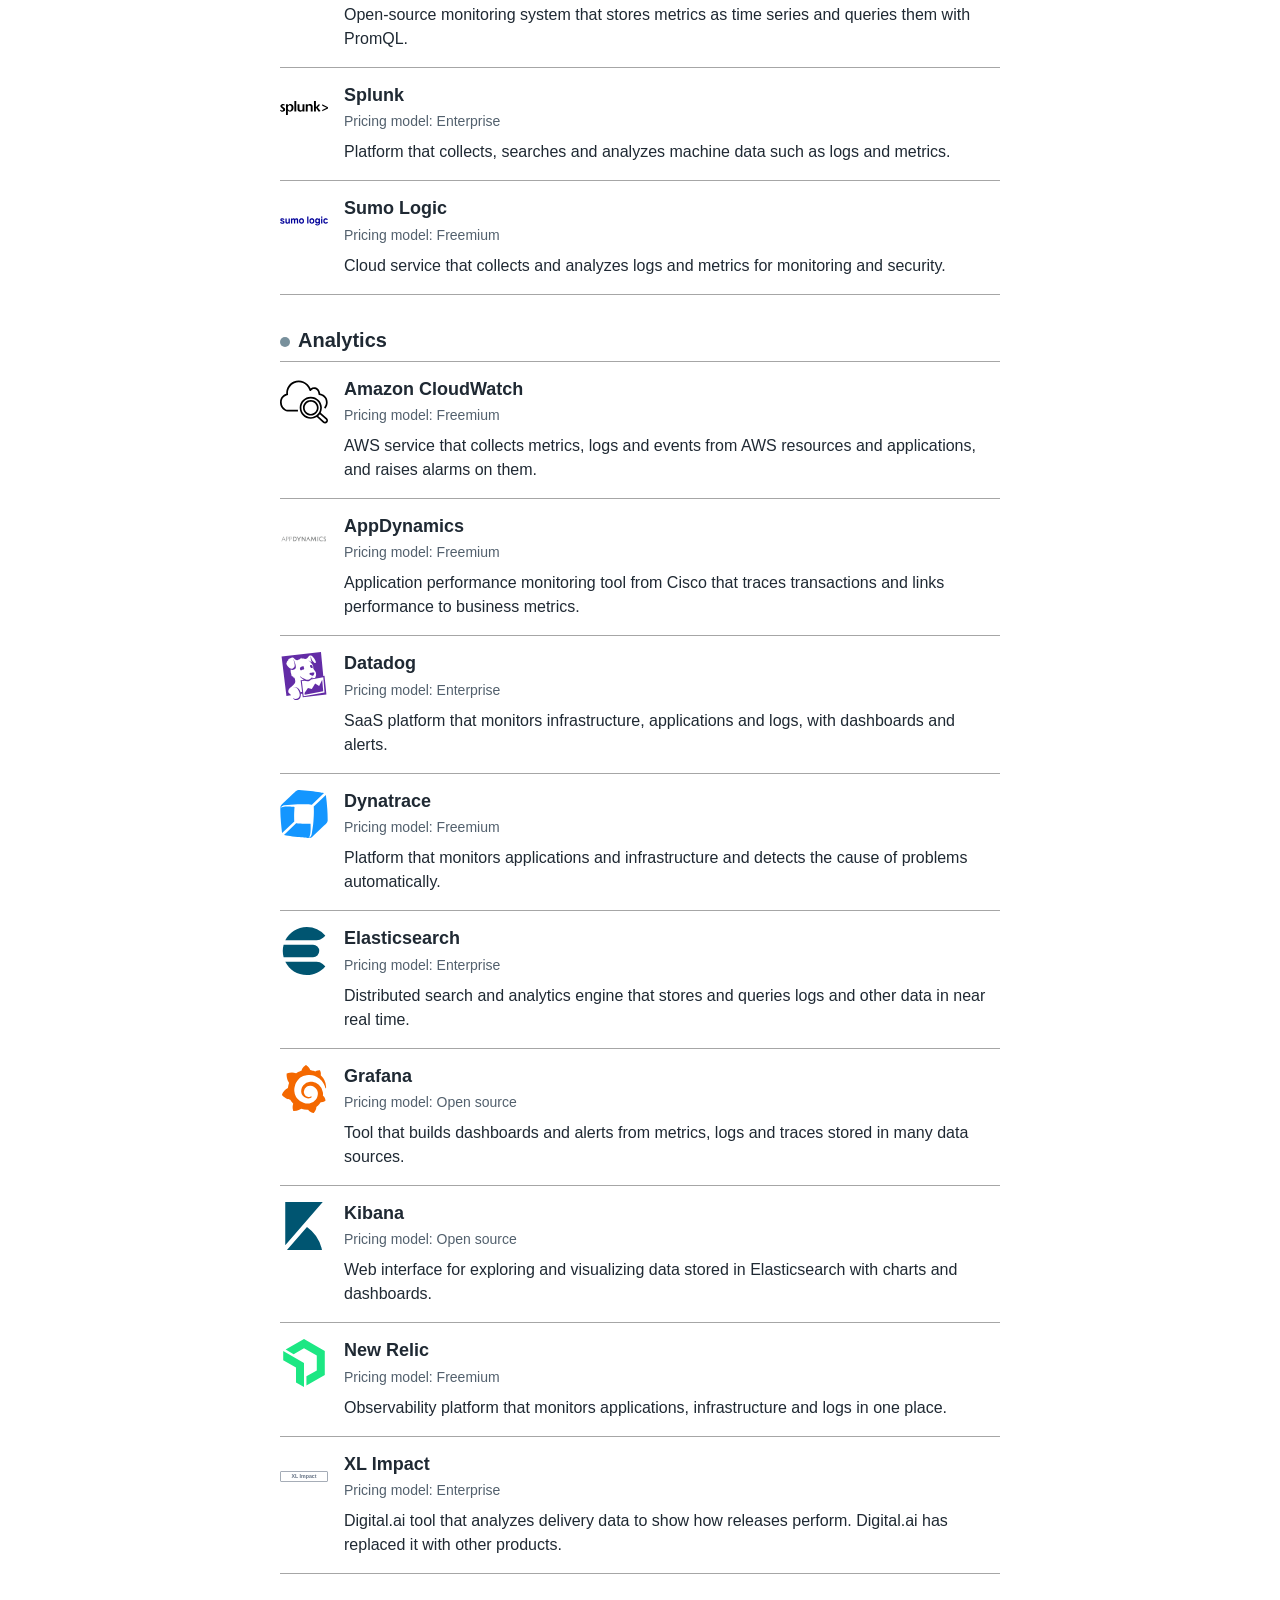
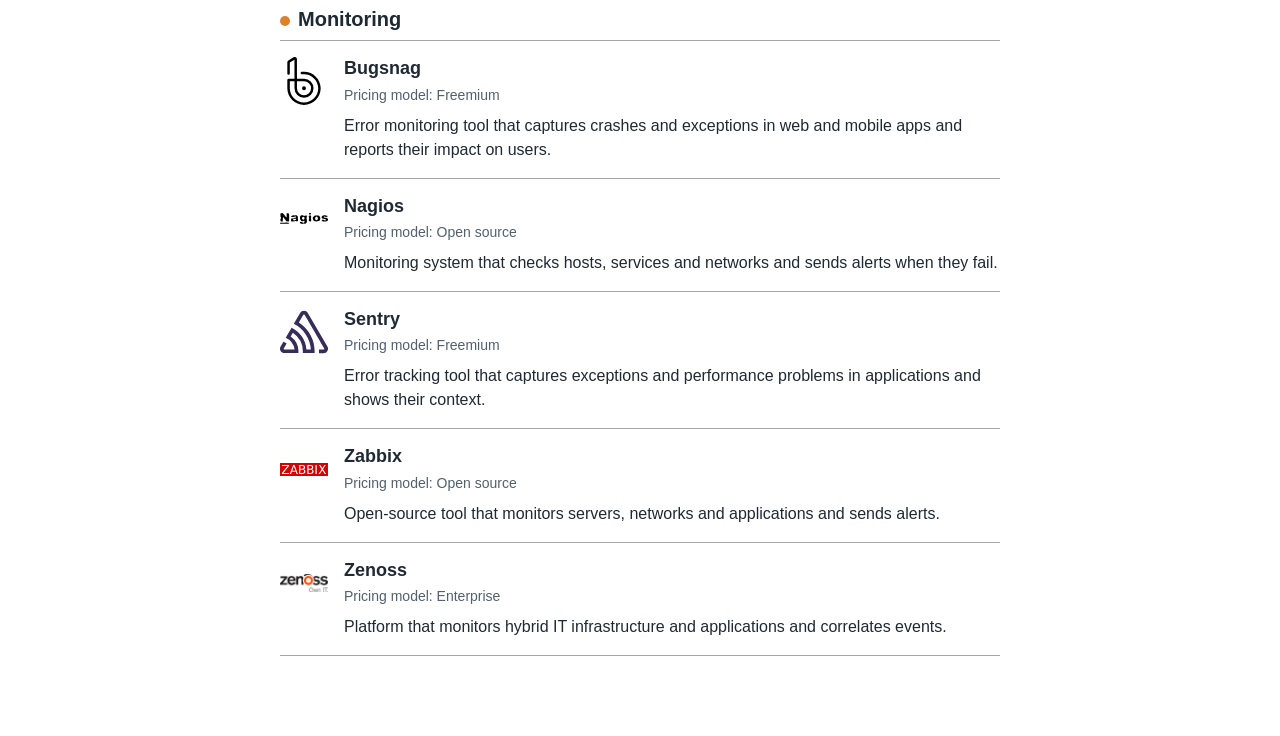
<file: tools.html>
<!DOCTYPE html>
<html lang="en">
<head>
<meta charset="utf-8">
<meta name="viewport" content="width=device-width, initial-scale=1">
<title>Registered DevOps tools · DevOps tools and practices</title>
<link rel="icon" href="data:,">
<link rel="stylesheet" href="css/styles.css">
<script src="data/seed.js" defer></script>
<script src="js/db.js" defer></script>
</head>
<body>
<main class="page">
  <header>
    <a class="back-link" href="index.html"><span aria-hidden="true">←</span> Pre-conceptual schema</a>
    <p class="triad">
      <span class="triad__concept">DEVOPS TOOL</span>
    </p>
    <h1>Registered DevOps tools</h1>
  </header>

  <div id="load-error" class="notice notice--error" role="alert"></div>

  <div id="content">
    <div class="empty-state" id="empty" hidden>
      <p>No tools registered yet.</p>
      <a href="register-tool.html">Register a tool</a>
    </div>

    <div id="records" hidden>
      <form class="form filter" id="filter-form" role="search">
        <div class="field">
          <label class="field__label" for="filter-name">Filter by name</label>
          <input class="input" id="filter-name" type="search" autocomplete="off">
        </div>
        <div class="field">
          <label class="field__label" for="filter-category">Category</label>
          <select class="input" id="filter-category">
            <option value="">All categories</option>
          </select>
        </div>
      </form>
      <p class="list-count" id="count" aria-live="polite"></p>
      <div id="groups"></div>
      <p class="empty-state" id="no-match" hidden>No tools match these filters.</p>
    </div>
  </div>
</main>
<script>
  // db.js is deferred, so it runs after this script: wait for it before using DB.
  document.addEventListener('DOMContentLoaded', function () {
    var LOAD_ERROR = 'Could not load the initial data. Keep the data and js folders next to ' +
      'index.html and open the page again.';

    var empty = document.getElementById('empty');
    var records = document.getElementById('records');
    var nameFilter = document.getElementById('filter-name');
    var categoryFilter = document.getElementById('filter-category');
    var count = document.getElementById('count');
    var groups = document.getElementById('groups');
    var noMatch = document.getElementById('no-match');

    function byName(a, b) {
      return a.name.localeCompare(b.name, 'en', { sensitivity: 'base' }) || a.name.localeCompare(b.name);
    }

    function pricingLabel(code) {
      var model = DB.PRICING_MODELS.filter(function (m) { return m.code === code; })[0];
      return model ? model.label : code;
    }

    function element(tag, className, text) {
      var node = document.createElement(tag);
      if (className) node.className = className;
      if (text !== undefined) node.textContent = text;
      return node;
    }

    function tools(n) {
      return n + (n === 1 ? ' tool' : ' tools');
    }

    function item(tool) {
      var logo = element('img', 'record-list__logo');
      logo.src = tool.logo;
      logo.alt = '';
      logo.width = 48;
      logo.height = 48;

      var body = element('div', 'record-list__body');
      body.appendChild(element('h3', 'record-list__name', tool.name));
      body.appendChild(element('p', 'record-list__meta', 'Pricing model: ' + pricingLabel(tool.pricingModel)));
      body.appendChild(element('p', 'record-list__text', tool.description));

      var li = element('li', 'record-list__item');
      li.dataset.name = tool.name.toLowerCase();
      li.appendChild(logo);
      li.appendChild(body);
      return li;
    }

    // One section per category (CATEGORY HAS DEVOPS TOOL), in the order of categories.json.
    function render() {
      var all = DB.getAll('tools').sort(byName);
      var categories = DB.getAll('categories');
      var byCategory = {};
      all.forEach(function (tool) {
        (byCategory[tool.categoryId] = byCategory[tool.categoryId] || []).push(tool);
      });
      // A category id that is not in categories.json still gets its section, after the others.
      var known = {};
      categories.forEach(function (category) { known[category.id] = true; });
      Object.keys(byCategory).forEach(function (id) {
        if (!known[id]) categories.push({ id: id, name: id, color: '' });
      });

      empty.hidden = all.length > 0;
      records.hidden = all.length === 0;
      groups.textContent = '';
      categoryFilter.length = 1;

      categories.forEach(function (category) {
        var list = byCategory[category.id];
        if (!list) return;

        var option = element('option', '', category.name);
        option.value = category.id;
        categoryFilter.appendChild(option);

        var title = element('h2', 'record-group__title');
        title.id = 'category-' + category.id;
        var badge = element('span', 'category-badge', category.name);
        if (category.color) badge.style.setProperty('--badge-color', category.color);
        title.appendChild(badge);

        var ul = element('ul', 'record-list');
        ul.setAttribute('role', 'list'); // list-style: none removes the list role in Safari
        list.forEach(function (tool) { ul.appendChild(item(tool)); });

        var section = element('section', 'record-group');
        section.dataset.categoryId = category.id;
        section.setAttribute('aria-labelledby', title.id);
        section.appendChild(title);
        section.appendChild(ul);
        groups.appendChild(section);
      });
      applyFilters();
    }

    // Name (case-insensitive, while typing) and category together.
    function applyFilters() {
      var text = nameFilter.value.trim().toLowerCase();
      var category = categoryFilter.value;
      var total = 0;
      var visible = 0;
      Array.prototype.forEach.call(groups.querySelectorAll('.record-group'), function (group) {
        var inGroup = 0;
        var inCategory = !category || group.dataset.categoryId === category;
        Array.prototype.forEach.call(group.querySelectorAll('.record-list__item'), function (li) {
          var match = inCategory && li.dataset.name.indexOf(text) !== -1;
          li.hidden = !match;
          total++;
          if (match) inGroup++;
        });
        group.hidden = inGroup === 0;
        visible += inGroup;
      });
      noMatch.hidden = visible > 0 || total === 0;
      count.textContent = visible === total
        ? tools(total) + ' registered.'
        : visible + ' of ' + tools(total) + ' match the filters.';
    }

    nameFilter.addEventListener('input', applyFilters);
    categoryFilter.addEventListener('change', applyFilters);
    document.getElementById('filter-form').addEventListener('submit', function (event) {
      event.preventDefault();
    });

    DB.ready.then(render, function () {
      document.getElementById('content').remove();
      document.getElementById('load-error').textContent = LOAD_ERROR;
    });
  });
</script>
</body>
</html>
</file>
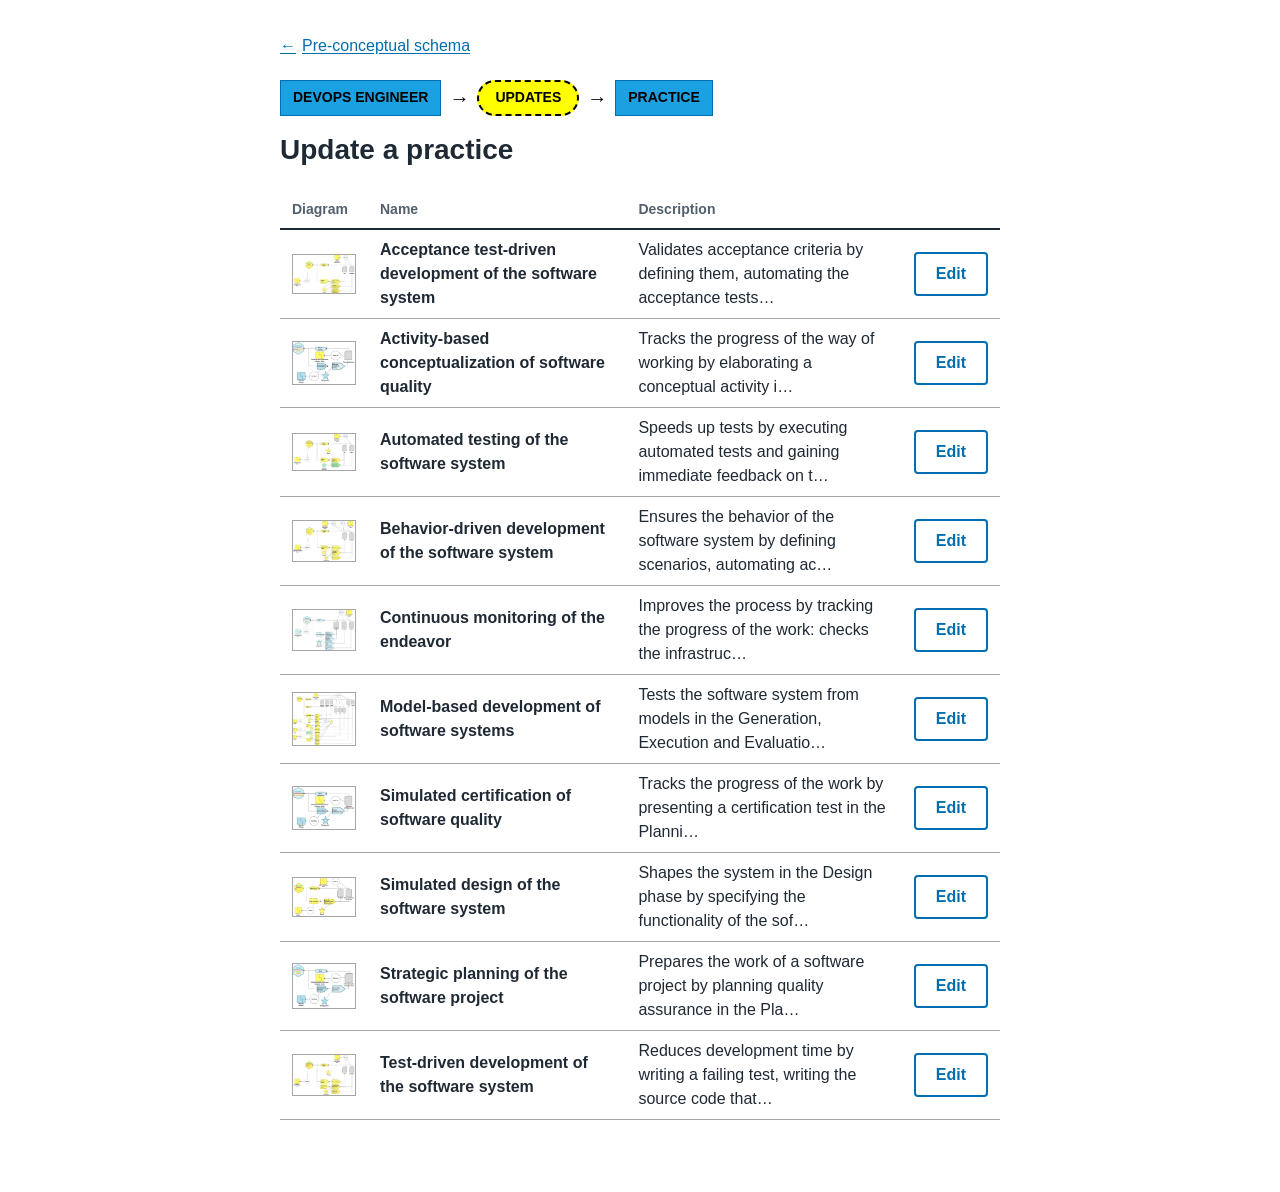
<file: update-practice.html>
<!DOCTYPE html>
<html lang="en">
<head>
<meta charset="utf-8">
<meta name="viewport" content="width=device-width, initial-scale=1">
<title>Update practice · DevOps tools and practices</title>
<link rel="icon" href="data:,">
<link rel="stylesheet" href="css/styles.css">
<script src="data/seed.js" defer></script>
<script src="js/db.js" defer></script>
<script src="js/practice-form.js" defer></script>
</head>
<body>
<main class="page">
  <header>
    <a class="back-link" href="index.html"><span aria-hidden="true">←</span> Pre-conceptual schema</a>
    <p class="triad">
      <span class="triad__concept">DEVOPS ENGINEER</span>
      <span class="triad__arrow" aria-hidden="true">→</span>
      <span class="triad__relation">UPDATES</span>
      <span class="triad__arrow" aria-hidden="true">→</span>
      <span class="triad__concept">PRACTICE</span>
    </p>
    <h1>Update a practice</h1>
  </header>

  <div id="load-error" class="notice notice--error" role="alert"></div>
  <div id="not-found" class="notice notice--error" role="alert"></div>
  <div id="saved" class="notice notice--success" role="status"></div>

  <div id="content">
    <section id="list" aria-label="Registered practices">
      <div class="empty-state" id="empty" hidden>
        <p>No practices registered yet.</p>
        <a href="register-practice.html">Register a practice</a>
      </div>

      <div class="table-scroll" id="records" hidden>
        <table class="record-table">
          <caption class="visually-hidden">Registered practices</caption>
          <thead>
            <tr>
              <th scope="col">Diagram</th>
              <th scope="col">Name</th>
              <th scope="col">Description</th>
              <th scope="col"><span class="visually-hidden">Actions</span></th>
            </tr>
          </thead>
          <tbody id="rows"></tbody>
        </table>
      </div>
    </section>

    <div id="practice-form" hidden></div>
  </div>
</main>
<script>
  // db.js and practice-form.js are deferred, so they run after this script: wait for them.
  document.addEventListener('DOMContentLoaded', function () {
    var LOAD_ERROR = 'Could not load the initial data. Keep the data and js folders next to ' +
      'index.html and open the page again.';
    var NOT_FOUND = 'This practice does not exist.';
    var SHORT_DESCRIPTION = 80;

    var list = document.getElementById('list');
    var empty = document.getElementById('empty');
    var records = document.getElementById('records');
    var rows = document.getElementById('rows');
    var formBox = document.getElementById('practice-form');
    var saved = document.getElementById('saved');
    var notFound = document.getElementById('not-found');

    var lastEditedId = null; // its "Edit" button gets the focus when the table comes back

    function byName(a, b) {
      return a.name.localeCompare(b.name, 'en', { sensitivity: 'base' }) || a.name.localeCompare(b.name);
    }

    // The first 80 characters, with "…" when the description is longer.
    function shortDescription(text) {
      text = text || '';
      return text.length > SHORT_DESCRIPTION ? text.slice(0, SHORT_DESCRIPTION).trimEnd() + '…' : text;
    }

    function cell(tag, child, attributes) {
      var node = document.createElement(tag);
      Object.keys(attributes || {}).forEach(function (name) { node.setAttribute(name, attributes[name]); });
      if (typeof child === 'string') node.textContent = child;
      else if (child) node.appendChild(child);
      return node;
    }

    // ---------- Table ----------

    function renderTable() {
      var practices = DB.getAll('practices').sort(byName);
      empty.hidden = practices.length > 0;
      records.hidden = practices.length === 0;
      rows.textContent = '';
      practices.forEach(function (practice) {
        var diagram = document.createElement('img');
        diagram.className = 'record-table__diagram';
        diagram.src = practice.image;
        diagram.alt = '';
        diagram.width = 64;

        var edit = cell('button', 'Edit', {
          'class': 'btn btn--secondary', type: 'button', 'aria-label': 'Edit ' + practice.name, 'data-id': practice.id
        });

        var row = document.createElement('tr');
        row.appendChild(cell('td', diagram));
        row.appendChild(cell('th', practice.name, { scope: 'row' }));
        row.appendChild(cell('td', shortDescription(practice.description)));
        row.appendChild(cell('td', edit));
        rows.appendChild(row);
      });
    }

    // ---------- Views ----------

    function showTable() {
      formBox.hidden = true;
      formBox.textContent = '';
      list.hidden = false;
      renderTable();
      var button = lastEditedId && rows.querySelector('button[data-id="' + CSS.escape(lastEditedId) + '"]');
      if (button) button.focus();
    }

    function showForm(practice) {
      notFound.textContent = '';
      saved.textContent = '';
      lastEditedId = practice.id;
      list.hidden = true;
      formBox.hidden = false;
      PracticeForm.mount(formBox, {
        mode: 'edit',
        practice: practice,
        onSaved: function (record) {
          lastEditedId = record.id;
          leaveForm();
          saved.textContent = 'Practice updated: ' + record.name + '.';
        },
        onCancel: leaveForm
      });
      document.getElementById('name').focus();
    }

    // Shows the view for the current address: the form for ?id=<id>, the table otherwise.
    function route() {
      var id = new URLSearchParams(location.search).get('id');
      if (id === null) {
        showTable();
        return;
      }
      var practice = DB.getById('practices', id);
      if (practice) {
        showForm(practice);
      } else {
        history.replaceState(null, '', location.pathname);
        lastEditedId = null;
        saved.textContent = '';
        showTable();
        notFound.textContent = NOT_FOUND;
      }
    }

    // Back to the table without ?id=. When "Edit" added the history entry, going back removes it,
    // so the browser's Back button doesn't reopen the form; popstate then shows the table.
    function leaveForm() {
      if (history.state && history.state.editing) {
        history.back();
      } else {
        history.replaceState(null, '', location.pathname);
        showTable();
      }
    }

    rows.addEventListener('click', function (event) {
      var button = event.target.closest('button[data-id]');
      if (!button) return;
      var practice = DB.getById('practices', button.dataset.id);
      if (!practice) return;
      history.pushState({ editing: true }, '', '?id=' + encodeURIComponent(practice.id));
      showForm(practice);
    });

    window.addEventListener('popstate', route);

    DB.ready.then(route, function () {
      document.getElementById('content').remove();
      document.getElementById('load-error').textContent = LOAD_ERROR;
    });
  });
</script>
</body>
</html>
</file>
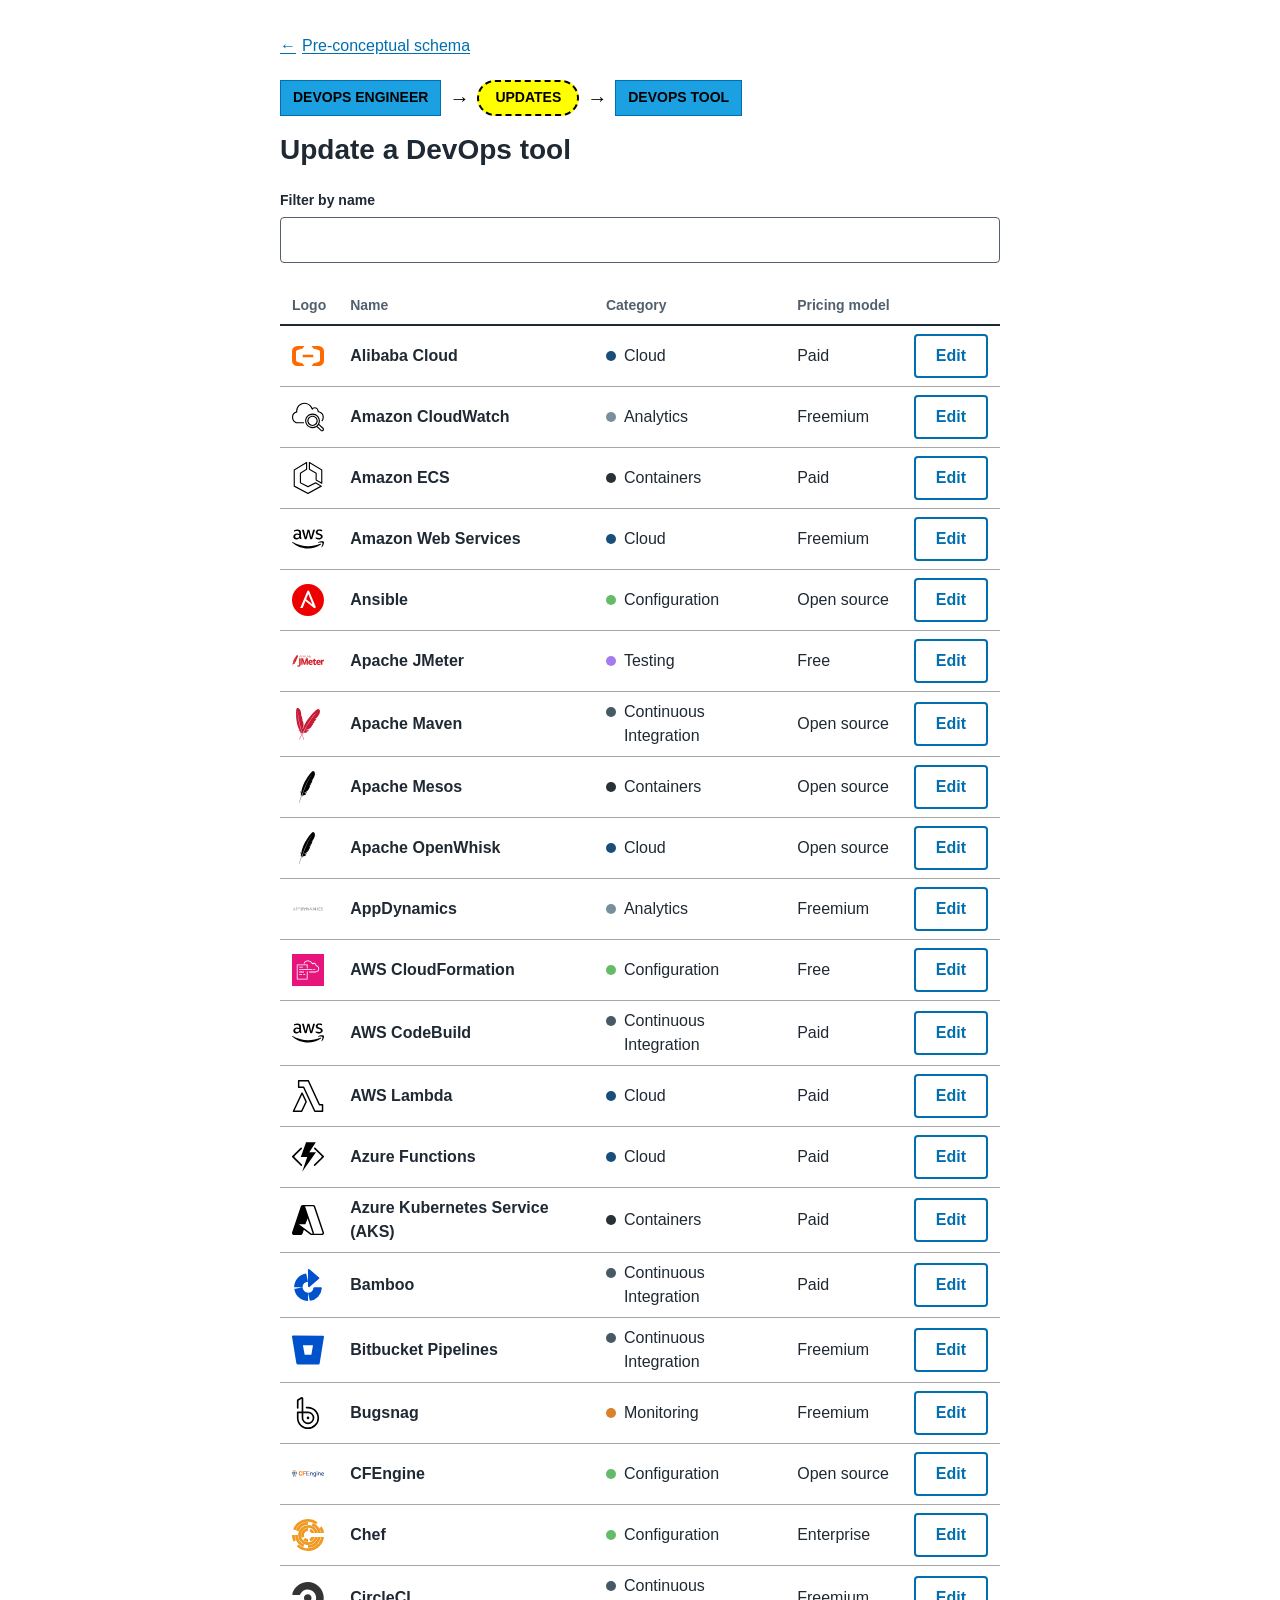
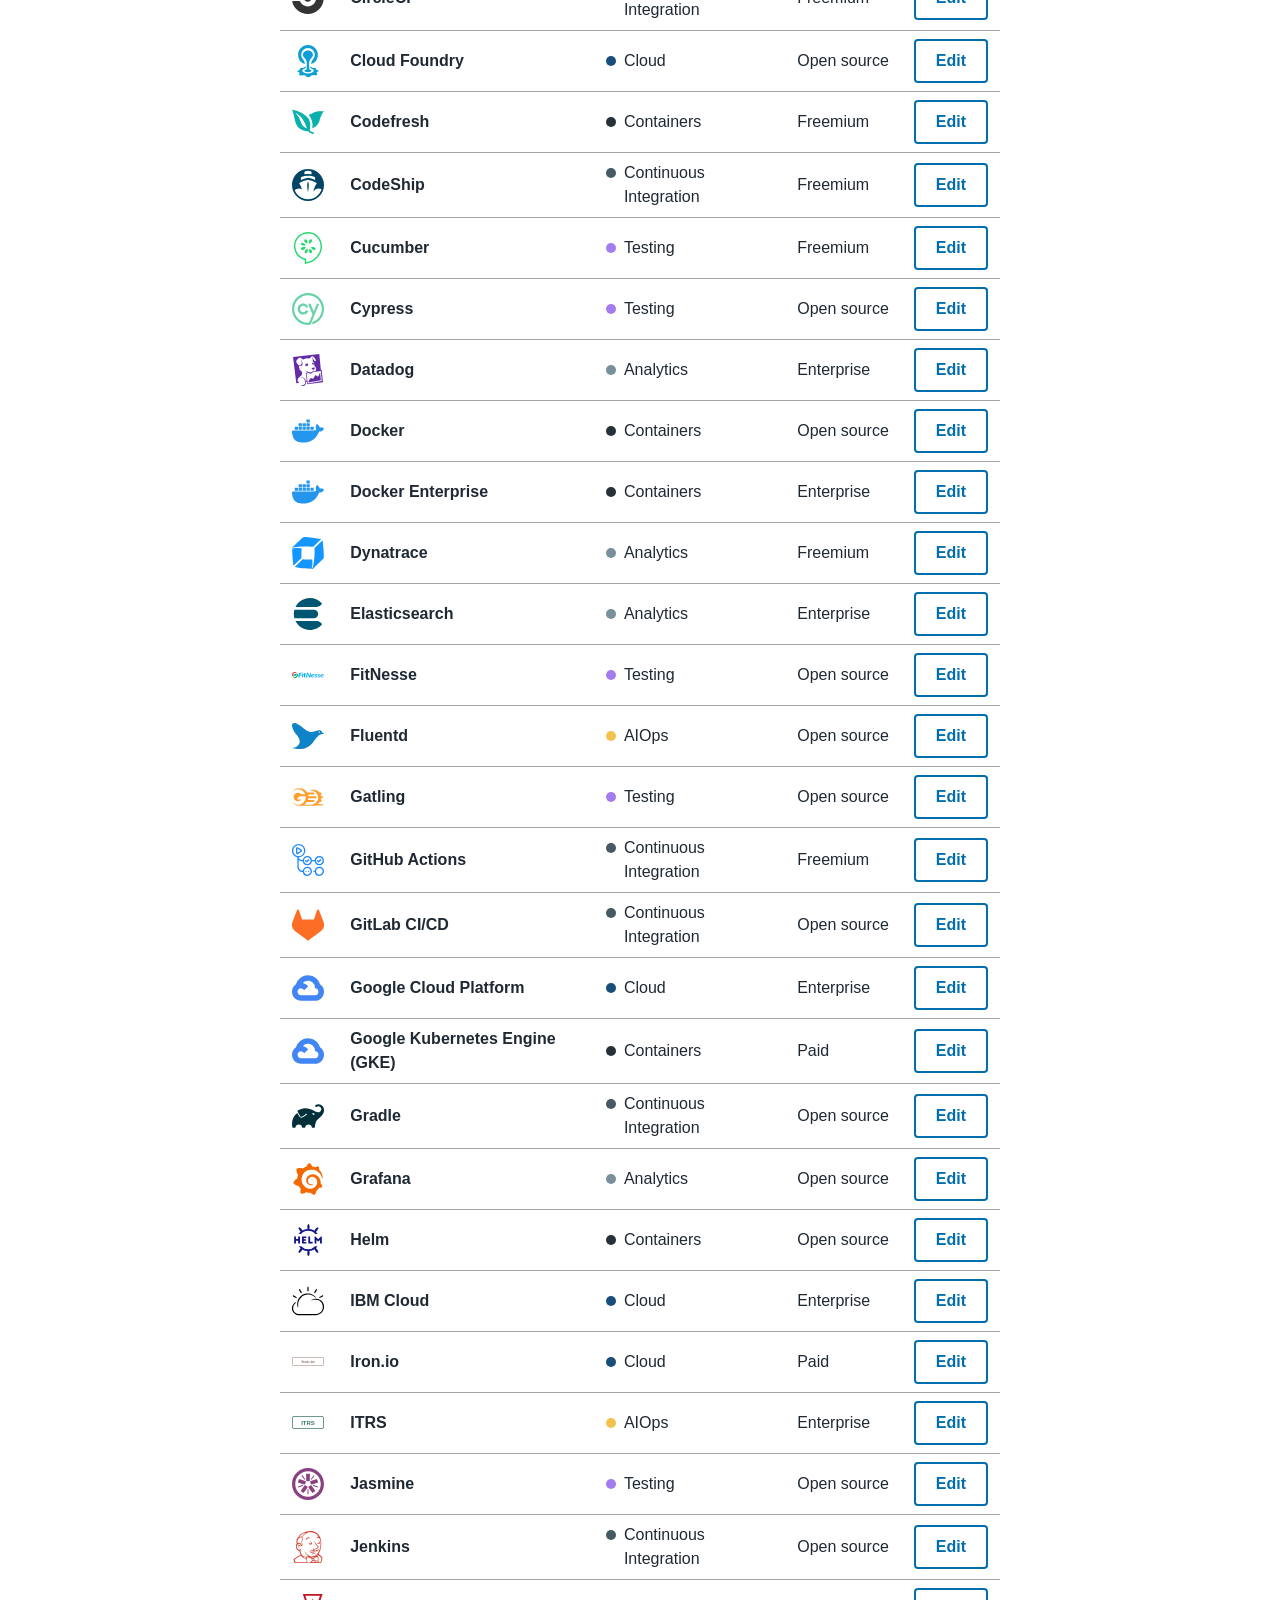
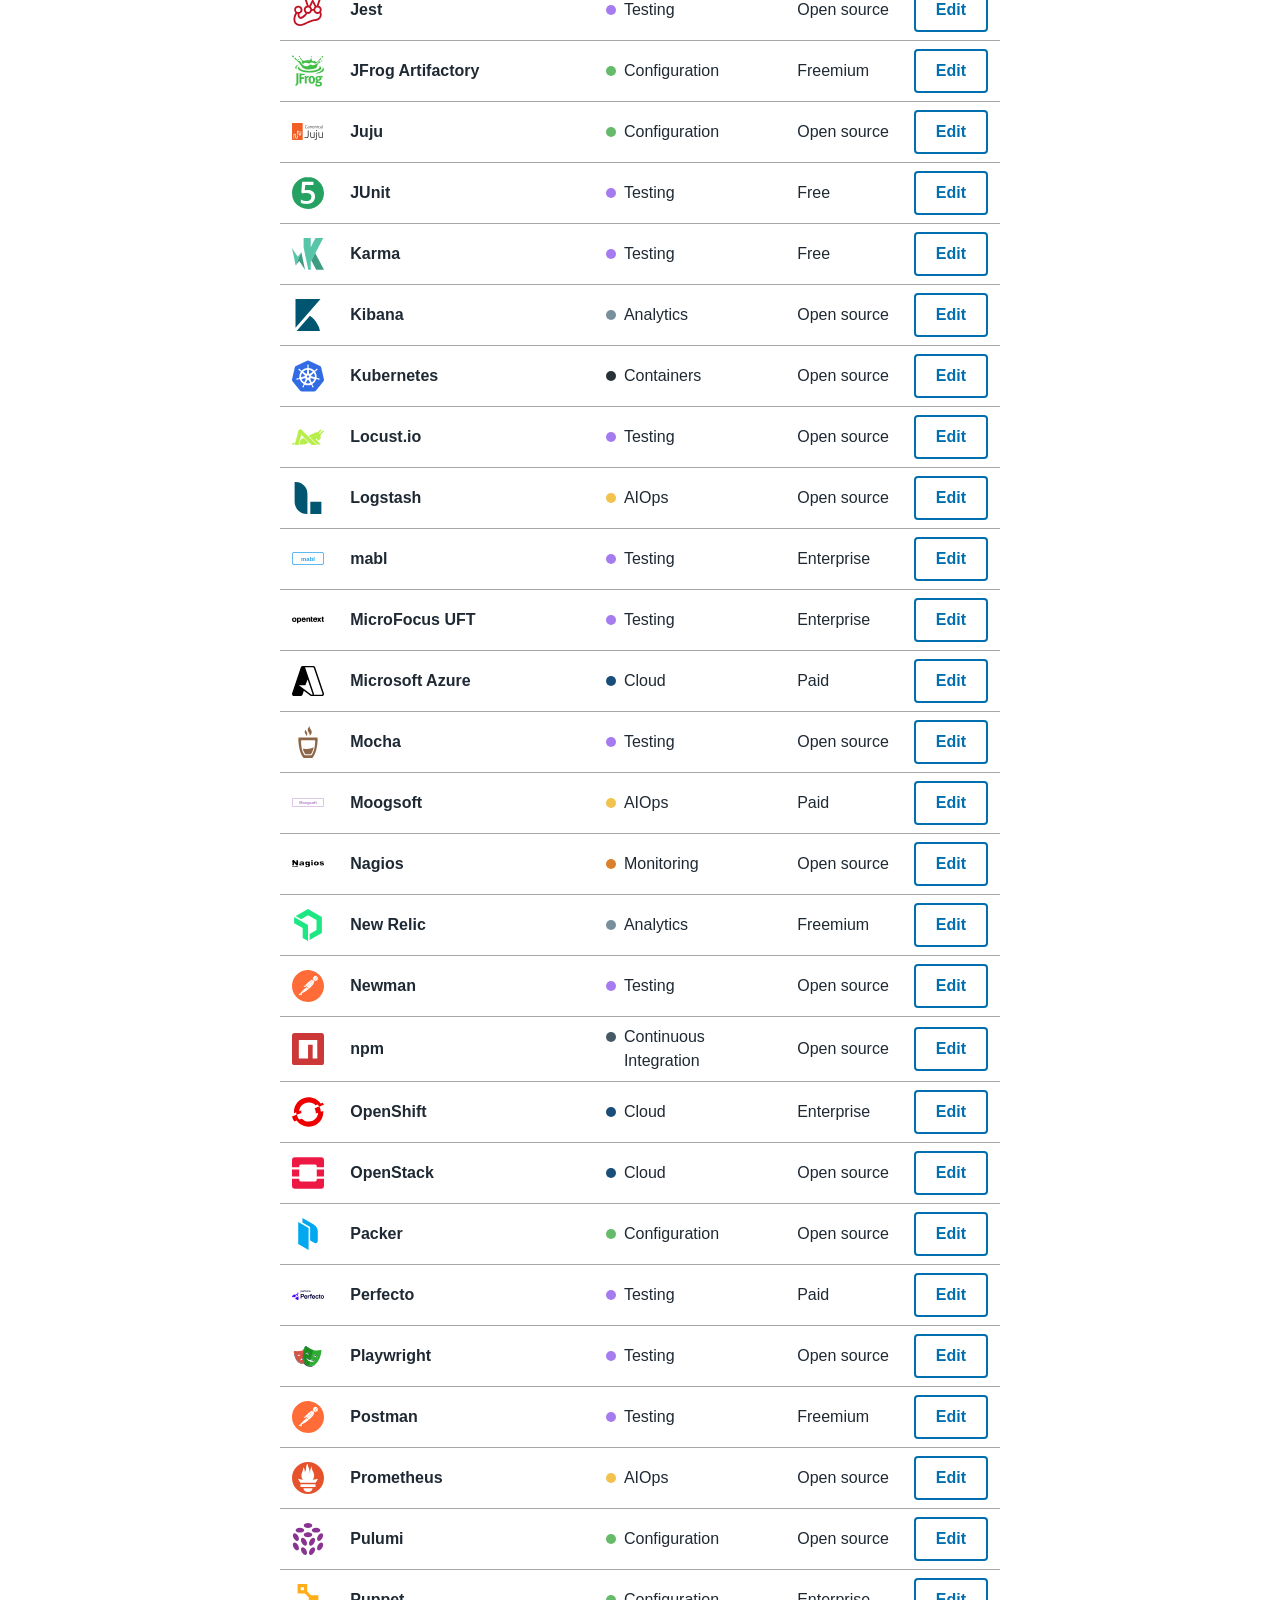
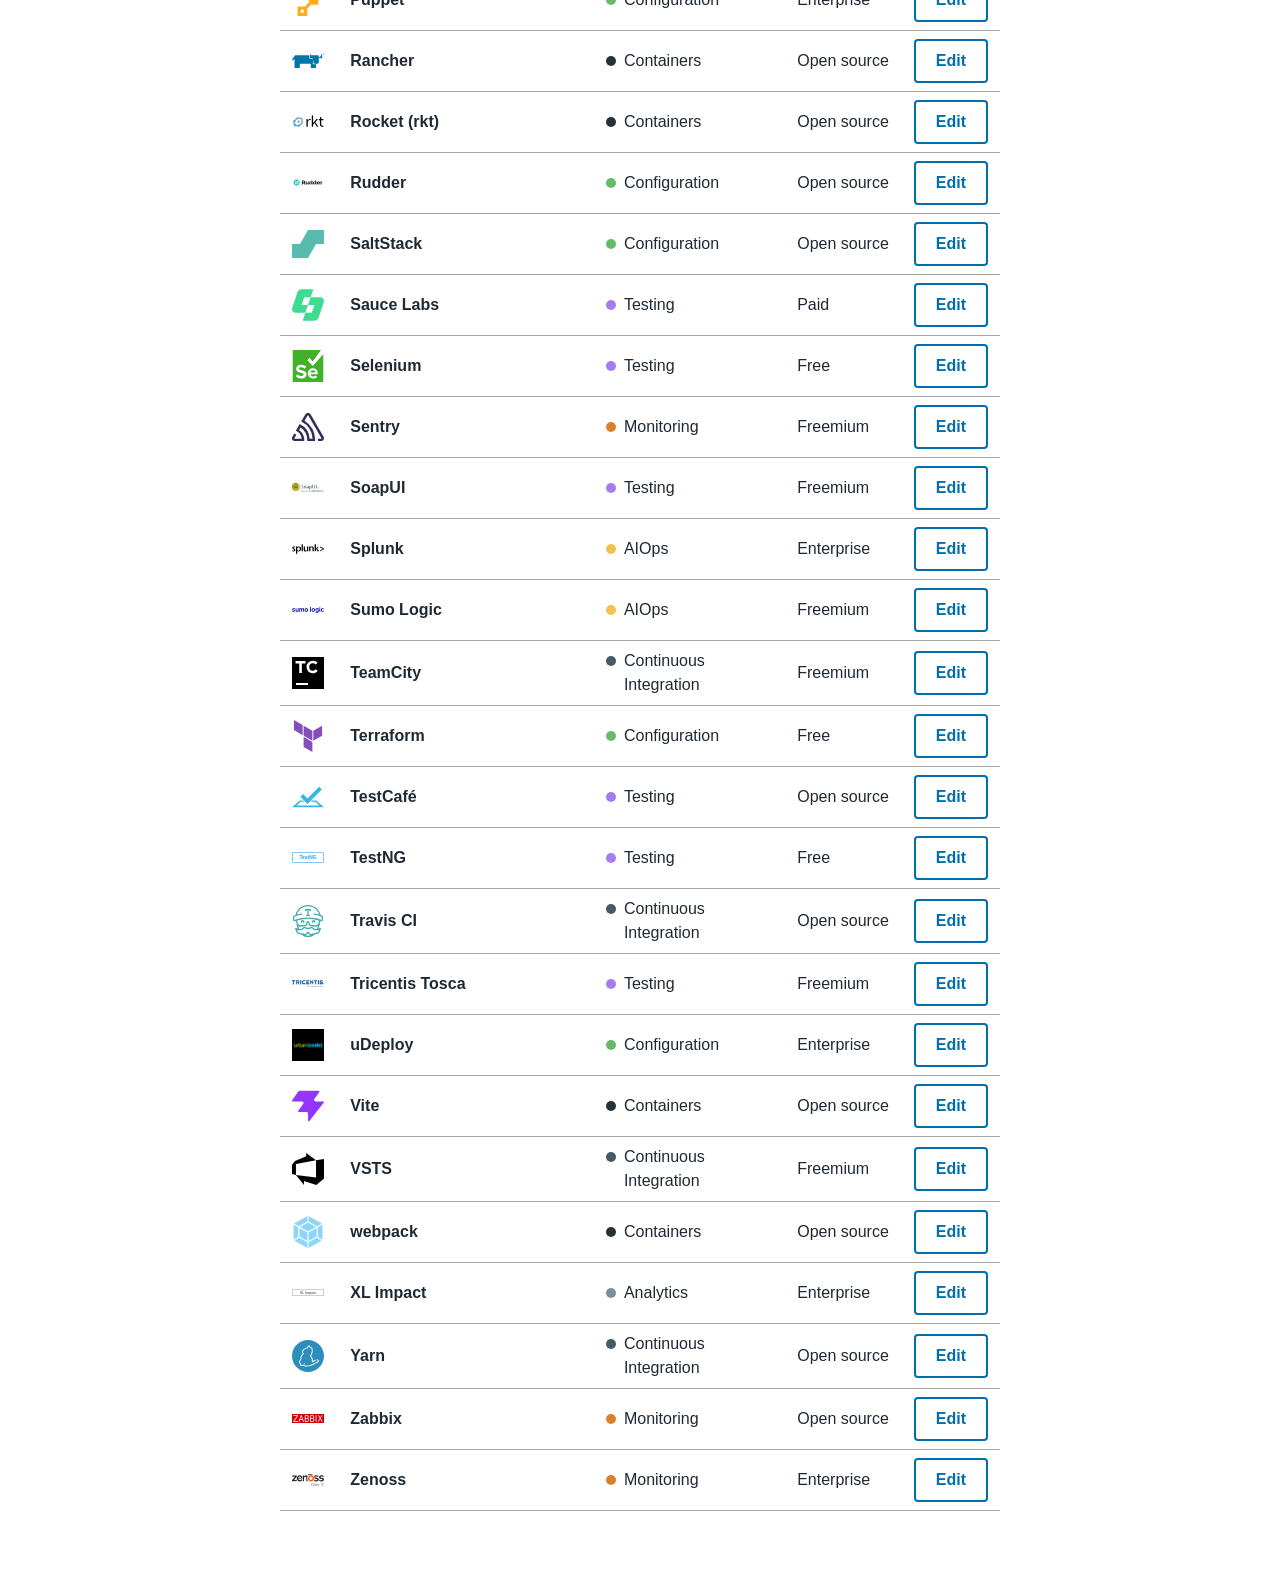
<file: update-tool.html>
<!DOCTYPE html>
<html lang="en">
<head>
<meta charset="utf-8">
<meta name="viewport" content="width=device-width, initial-scale=1">
<title>Update DevOps tool · DevOps tools and practices</title>
<link rel="icon" href="data:,">
<link rel="stylesheet" href="css/styles.css">
<script src="data/seed.js" defer></script>
<script src="js/db.js" defer></script>
<script src="js/tool-form.js" defer></script>
</head>
<body>
<main class="page">
  <header>
    <a class="back-link" href="index.html"><span aria-hidden="true">←</span> Pre-conceptual schema</a>
    <p class="triad">
      <span class="triad__concept">DEVOPS ENGINEER</span>
      <span class="triad__arrow" aria-hidden="true">→</span>
      <span class="triad__relation">UPDATES</span>
      <span class="triad__arrow" aria-hidden="true">→</span>
      <span class="triad__concept">DEVOPS TOOL</span>
    </p>
    <h1>Update a DevOps tool</h1>
  </header>

  <div id="load-error" class="notice notice--error" role="alert"></div>
  <div id="not-found" class="notice notice--error" role="alert"></div>
  <div id="saved" class="notice notice--success" role="status"></div>

  <div id="content">
    <section id="list" aria-label="Registered DevOps tools">
      <div class="empty-state" id="empty" hidden>
        <p>No tools registered yet.</p>
        <a href="register-tool.html">Register a tool</a>
      </div>

      <div id="records" hidden>
        <form class="form filter" id="filter-form" role="search">
          <div class="field">
            <label class="field__label" for="filter">Filter by name</label>
            <input class="input" id="filter" type="search" autocomplete="off">
          </div>
        </form>
        <div class="table-scroll">
          <table class="record-table">
            <caption class="visually-hidden">Registered DevOps tools</caption>
            <thead>
              <tr>
                <th scope="col">Logo</th>
                <th scope="col">Name</th>
                <th scope="col">Category</th>
                <th scope="col">Pricing model</th>
                <th scope="col"><span class="visually-hidden">Actions</span></th>
              </tr>
            </thead>
            <tbody id="rows"></tbody>
          </table>
        </div>
        <p class="empty-state" id="no-match" hidden>No tools match this filter.</p>
      </div>
    </section>

    <div id="tool-form" hidden></div>
  </div>
</main>
<script>
  // db.js and tool-form.js are deferred, so they run after this script: wait for them.
  document.addEventListener('DOMContentLoaded', function () {
    var LOAD_ERROR = 'Could not load the initial data. Keep the data and js folders next to ' +
      'index.html and open the page again.';
    var NOT_FOUND = 'This tool does not exist.';

    var list = document.getElementById('list');
    var empty = document.getElementById('empty');
    var records = document.getElementById('records');
    var filter = document.getElementById('filter');
    var rows = document.getElementById('rows');
    var noMatch = document.getElementById('no-match');
    var formBox = document.getElementById('tool-form');
    var saved = document.getElementById('saved');
    var notFound = document.getElementById('not-found');

    var lastEditedId = null; // its "Edit" button gets the focus when the table comes back

    function pricingLabel(code) {
      var model = DB.PRICING_MODELS.filter(function (m) { return m.code === code; })[0];
      return model ? model.label : code;
    }

    function byName(a, b) {
      return a.name.localeCompare(b.name, 'en', { sensitivity: 'base' }) || a.name.localeCompare(b.name);
    }

    function cell(tag, child, attributes) {
      var node = document.createElement(tag);
      Object.keys(attributes || {}).forEach(function (name) { node.setAttribute(name, attributes[name]); });
      if (typeof child === 'string') node.textContent = child;
      else if (child) node.appendChild(child);
      return node;
    }

    // ---------- Table ----------

    function renderTable() {
      var tools = DB.getAll('tools').sort(byName);
      var categories = {};
      DB.getAll('categories').forEach(function (category) { categories[category.id] = category; });

      empty.hidden = tools.length > 0;
      records.hidden = tools.length === 0;
      rows.textContent = '';
      tools.forEach(function (tool) {
        var logo = document.createElement('img');
        logo.className = 'record-table__logo';
        logo.src = tool.logo;
        logo.alt = '';
        logo.width = 32;
        logo.height = 32;

        var category = categories[tool.categoryId];
        var badge = cell('span', category ? category.name : tool.categoryId, { 'class': 'category-badge' });
        if (category) badge.style.setProperty('--badge-color', category.color);

        var edit = cell('button', 'Edit', {
          'class': 'btn btn--secondary', type: 'button', 'aria-label': 'Edit ' + tool.name, 'data-id': tool.id
        });

        var row = document.createElement('tr');
        row.dataset.name = tool.name.toLowerCase();
        row.appendChild(cell('td', logo));
        row.appendChild(cell('th', tool.name, { scope: 'row' }));
        row.appendChild(cell('td', badge));
        row.appendChild(cell('td', pricingLabel(tool.pricingModel)));
        row.appendChild(cell('td', edit));
        rows.appendChild(row);
      });
      applyFilter();
    }

    // Case-insensitive, while typing.
    function applyFilter() {
      var text = filter.value.trim().toLowerCase();
      var visible = 0;
      Array.prototype.forEach.call(rows.rows, function (row) {
        var match = row.dataset.name.indexOf(text) !== -1;
        row.hidden = !match;
        if (match) visible++;
      });
      noMatch.hidden = visible > 0 || rows.rows.length === 0;
    }

    filter.addEventListener('input', applyFilter);
    document.getElementById('filter-form').addEventListener('submit', function (event) {
      event.preventDefault();
    });

    // ---------- Views ----------

    function showTable() {
      formBox.hidden = true;
      formBox.textContent = '';
      list.hidden = false;
      renderTable();
      var button = lastEditedId && rows.querySelector('button[data-id="' + CSS.escape(lastEditedId) + '"]');
      if (button) {
        // A filter that hides the edited tool would leave its button without focus.
        if (button.closest('tr').hidden) {
          filter.value = '';
          applyFilter();
        }
        button.focus();
      }
    }

    function showForm(tool) {
      notFound.textContent = '';
      saved.textContent = '';
      lastEditedId = tool.id;
      list.hidden = true;
      formBox.hidden = false;
      ToolForm.mount(formBox, {
        mode: 'edit',
        tool: tool,
        onSaved: function (record) {
          lastEditedId = record.id;
          leaveForm();
          saved.textContent = 'Tool updated: ' + record.name + '.';
        },
        onCancel: leaveForm
      });
      document.getElementById('name').focus();
    }

    // Shows the view for the current address: the form for ?id=<id>, the table otherwise.
    function route() {
      var id = new URLSearchParams(location.search).get('id');
      if (id === null) {
        showTable();
        return;
      }
      var tool = DB.getById('tools', id);
      if (tool) {
        showForm(tool);
      } else {
        history.replaceState(null, '', location.pathname);
        lastEditedId = null;
        saved.textContent = '';
        showTable();
        notFound.textContent = NOT_FOUND;
      }
    }

    // Back to the table without ?id=. When "Edit" added the history entry, going back removes it,
    // so the browser's Back button doesn't reopen the form; popstate then shows the table.
    function leaveForm() {
      if (history.state && history.state.editing) {
        history.back();
      } else {
        history.replaceState(null, '', location.pathname);
        showTable();
      }
    }

    rows.addEventListener('click', function (event) {
      var button = event.target.closest('button[data-id]');
      if (!button) return;
      var tool = DB.getById('tools', button.dataset.id);
      if (!tool) return;
      history.pushState({ editing: true }, '', '?id=' + encodeURIComponent(tool.id));
      showForm(tool);
    });

    window.addEventListener('popstate', route);

    DB.ready.then(route, function () {
      document.getElementById('content').remove();
      document.getElementById('load-error').textContent = LOAD_ERROR;
    });
  });
</script>
</body>
</html>
</file>
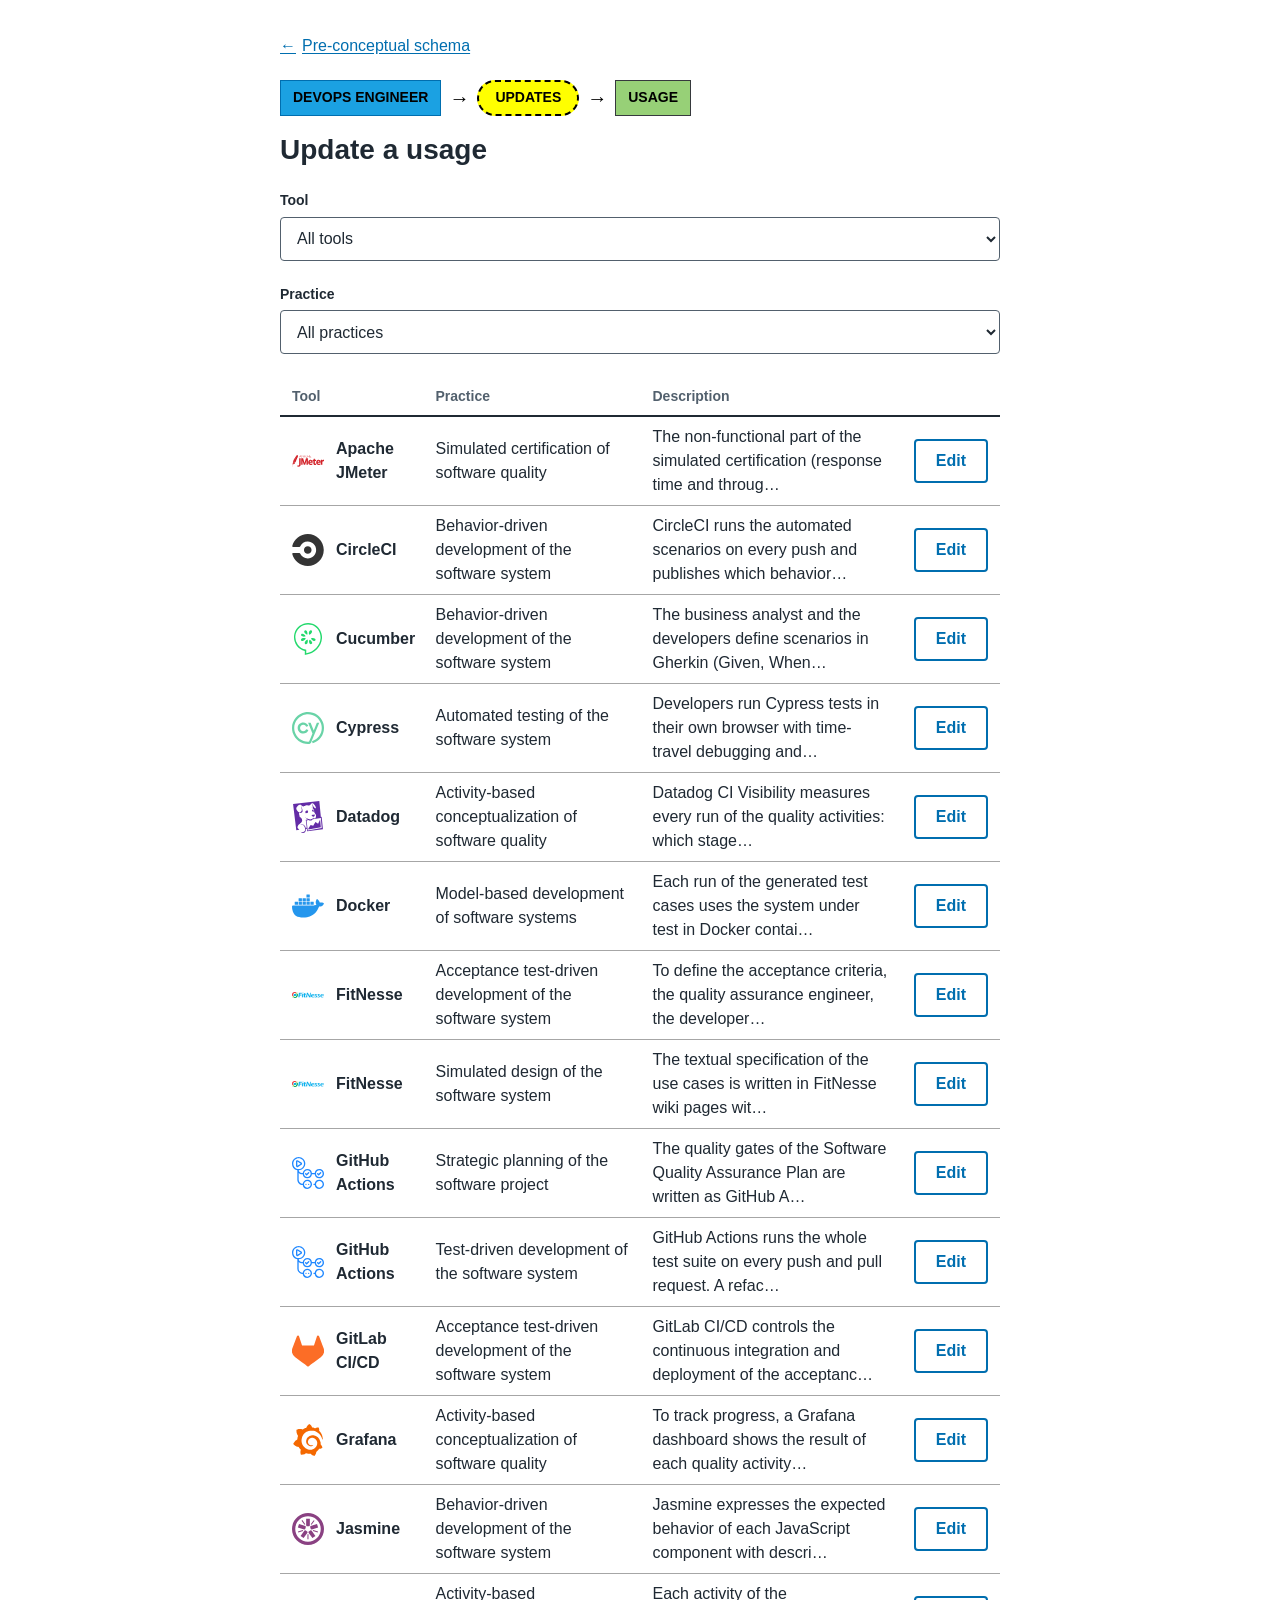
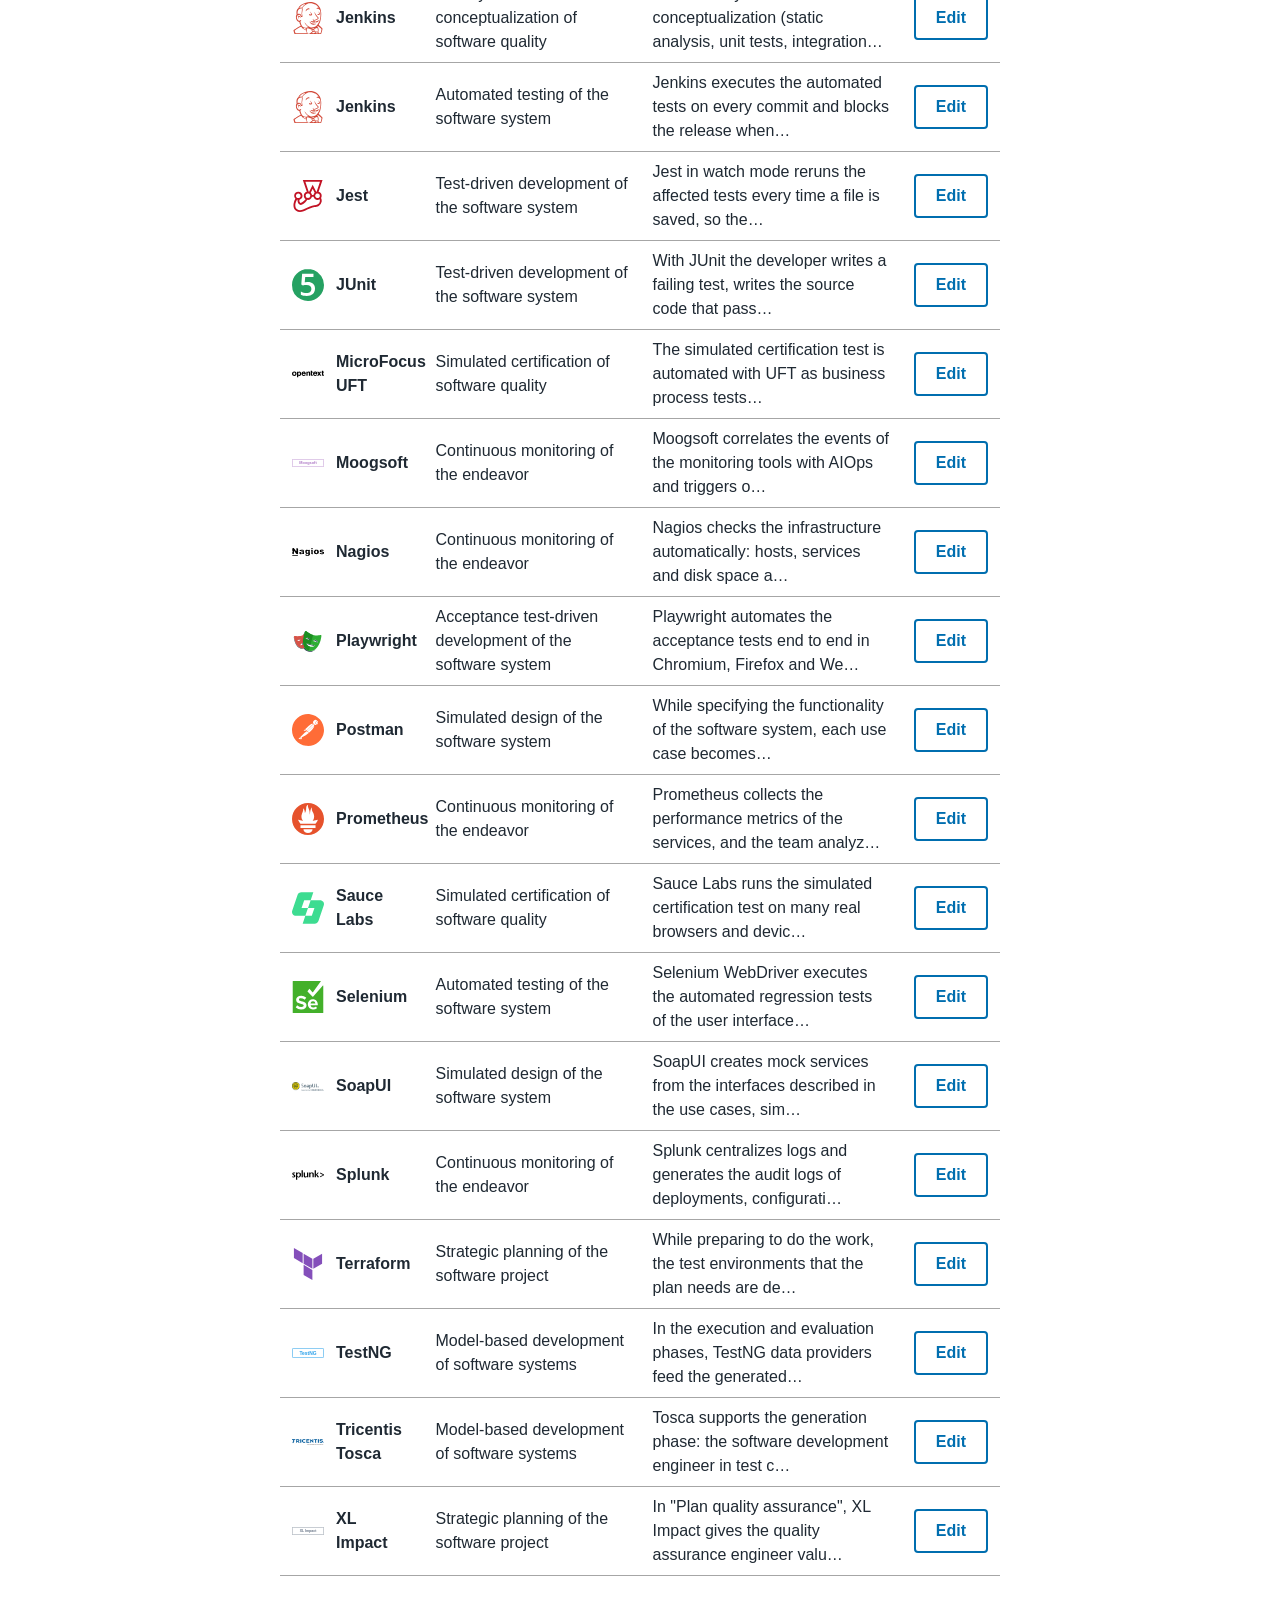
<file: update-usage.html>
<!DOCTYPE html>
<html lang="en">
<head>
<meta charset="utf-8">
<meta name="viewport" content="width=device-width, initial-scale=1">
<title>Update usage · DevOps tools and practices</title>
<link rel="icon" href="data:,">
<link rel="stylesheet" href="css/styles.css">
<script src="data/seed.js" defer></script>
<script src="js/db.js" defer></script>
<script src="js/usage-form.js" defer></script>
</head>
<body>
<main class="page">
  <header>
    <a class="back-link" href="index.html"><span aria-hidden="true">←</span> Pre-conceptual schema</a>
    <p class="triad">
      <span class="triad__concept">DEVOPS ENGINEER</span>
      <span class="triad__arrow" aria-hidden="true">→</span>
      <span class="triad__relation">UPDATES</span>
      <span class="triad__arrow" aria-hidden="true">→</span>
      <span class="triad__concept triad__concept--usage">USAGE</span>
    </p>
    <h1>Update a usage</h1>
  </header>

  <div id="load-error" class="notice notice--error" role="alert"></div>
  <div id="not-found" class="notice notice--error" role="alert"></div>
  <div id="saved" class="notice notice--success" role="status"></div>

  <div id="content">
    <section id="list" aria-label="Registered usages">
      <div class="empty-state" id="empty" hidden>
        <p>No usages registered yet.</p>
        <a href="register-usage.html">Register a usage</a>
      </div>

      <div id="records" hidden>
        <form class="form filter" id="filter-form" role="search">
          <div class="field">
            <label class="field__label" for="filter-tool">Tool</label>
            <select class="input" id="filter-tool">
              <option value="">All tools</option>
            </select>
          </div>
          <div class="field">
            <label class="field__label" for="filter-practice">Practice</label>
            <select class="input" id="filter-practice">
              <option value="">All practices</option>
            </select>
          </div>
        </form>
        <div class="table-scroll">
          <table class="record-table">
            <caption class="visually-hidden">Registered usages</caption>
            <thead>
              <tr>
                <th scope="col">Tool</th>
                <th scope="col">Practice</th>
                <th scope="col">Description</th>
                <th scope="col"><span class="visually-hidden">Actions</span></th>
              </tr>
            </thead>
            <tbody id="rows"></tbody>
          </table>
        </div>
        <p class="empty-state" id="no-match" hidden>No usages match these filters.</p>
      </div>
    </section>

    <div id="usage-form" hidden></div>
  </div>
</main>
<script>
  // db.js and usage-form.js are deferred, so they run after this script: wait for them.
  document.addEventListener('DOMContentLoaded', function () {
    var LOAD_ERROR = 'Could not load the initial data. Keep the data and js folders next to ' +
      'index.html and open the page again.';
    var NOT_FOUND = 'This usage does not exist.';
    var SHORT_DESCRIPTION = 80;

    var list = document.getElementById('list');
    var empty = document.getElementById('empty');
    var records = document.getElementById('records');
    var toolFilter = document.getElementById('filter-tool');
    var practiceFilter = document.getElementById('filter-practice');
    var rows = document.getElementById('rows');
    var noMatch = document.getElementById('no-match');
    var formBox = document.getElementById('usage-form');
    var saved = document.getElementById('saved');
    var notFound = document.getElementById('not-found');

    var lastEditedId = null; // its "Edit" button gets the focus when the table comes back

    function compareNames(a, b) {
      return a.localeCompare(b, 'en', { sensitivity: 'base' }) || a.localeCompare(b);
    }

    function byName(a, b) {
      return compareNames(a.name, b.name);
    }

    // The first 80 characters, with "…" when the description is longer.
    function shortDescription(text) {
      text = text || '';
      return text.length > SHORT_DESCRIPTION ? text.slice(0, SHORT_DESCRIPTION).trimEnd() + '…' : text;
    }

    function cell(tag, child, attributes) {
      var node = document.createElement(tag);
      Object.keys(attributes || {}).forEach(function (name) { node.setAttribute(name, attributes[name]); });
      if (typeof child === 'string') node.textContent = child;
      else if (child) node.appendChild(child);
      return node;
    }

    function lookup(collection) {
      var map = {};
      DB.getAll(collection).forEach(function (record) { map[record.id] = record; });
      return map;
    }

    // The usage with the names of its tool and practice (the ids, if a record is missing).
    function describe(usage, tools, practices) {
      var tool = tools[usage.toolId];
      var practice = practices[usage.practiceId];
      return {
        usage: usage,
        tool: tool,
        toolName: tool ? tool.name : usage.toolId,
        practiceName: practice ? practice.name : usage.practiceId
      };
    }

    function namesOf(usage) {
      return describe(usage, lookup('tools'), lookup('practices'));
    }

    // ---------- Filters ----------

    // Rebuilt with every table render, keeping the choice when the tool or practice still exists.
    function fillFilter(select, records) {
      var chosen = select.value;
      while (select.options.length > 1) select.remove(1);
      records.slice().sort(byName).forEach(function (record) {
        var option = document.createElement('option');
        option.value = record.id;
        option.textContent = record.name;
        select.appendChild(option);
      });
      select.value = chosen;
      if (select.value !== chosen) select.value = '';
    }

    // Both filters together.
    function applyFilters() {
      var visible = 0;
      Array.prototype.forEach.call(rows.rows, function (row) {
        var match = (!toolFilter.value || row.dataset.toolId === toolFilter.value) &&
          (!practiceFilter.value || row.dataset.practiceId === practiceFilter.value);
        row.hidden = !match;
        if (match) visible++;
      });
      noMatch.hidden = visible > 0 || rows.rows.length === 0;
    }

    toolFilter.addEventListener('change', applyFilters);
    practiceFilter.addEventListener('change', applyFilters);
    document.getElementById('filter-form').addEventListener('submit', function (event) {
      event.preventDefault();
    });

    // ---------- Table ----------

    function renderTable() {
      var tools = lookup('tools');
      var practices = lookup('practices');
      fillFilter(toolFilter, DB.getAll('tools'));
      fillFilter(practiceFilter, DB.getAll('practices'));

      // By tool, then by practice.
      var entries = DB.getAll('usages').map(function (usage) { return describe(usage, tools, practices); });
      entries.sort(function (a, b) {
        return compareNames(a.toolName, b.toolName) || compareNames(a.practiceName, b.practiceName);
      });

      empty.hidden = entries.length > 0;
      records.hidden = entries.length === 0;
      rows.textContent = '';
      entries.forEach(function (entry) {
        var toolCell = document.createElement('span');
        toolCell.className = 'record-table__tool';
        if (entry.tool) {
          var logo = document.createElement('img');
          logo.className = 'record-table__logo';
          logo.src = entry.tool.logo;
          logo.alt = '';
          logo.width = 32;
          logo.height = 32;
          toolCell.appendChild(logo);
        }
        toolCell.appendChild(document.createTextNode(entry.toolName));

        var edit = cell('button', 'Edit', {
          'class': 'btn btn--secondary', type: 'button', 'data-id': entry.usage.id,
          'aria-label': 'Edit usage of ' + entry.toolName + ' in ' + entry.practiceName
        });

        var row = document.createElement('tr');
        row.dataset.toolId = entry.usage.toolId;
        row.dataset.practiceId = entry.usage.practiceId;
        row.appendChild(cell('th', toolCell, { scope: 'row' }));
        row.appendChild(cell('td', entry.practiceName));
        row.appendChild(cell('td', shortDescription(entry.usage.description)));
        row.appendChild(cell('td', edit));
        rows.appendChild(row);
      });
      applyFilters();
    }

    // ---------- Views ----------

    function showTable() {
      formBox.hidden = true;
      formBox.textContent = '';
      list.hidden = false;
      renderTable();
      var button = lastEditedId && rows.querySelector('button[data-id="' + CSS.escape(lastEditedId) + '"]');
      if (button) {
        // Filters that hide the edited usage (for example, after changing its pair) would leave
        // its button without focus.
        if (button.closest('tr').hidden) {
          toolFilter.value = '';
          practiceFilter.value = '';
          applyFilters();
        }
        button.focus();
      }
    }

    function showForm(usage) {
      notFound.textContent = '';
      saved.textContent = '';
      lastEditedId = usage.id;
      list.hidden = true;
      formBox.hidden = false;
      UsageForm.mount(formBox, {
        mode: 'edit',
        usage: usage,
        onSaved: function (record) {
          var names = namesOf(record);
          lastEditedId = record.id;
          leaveForm();
          saved.textContent = 'Usage updated: ' + names.toolName + ' in ' + names.practiceName + '.';
        },
        onCancel: leaveForm
      });
      var first = document.getElementById('toolId');
      if (first) first.focus();
    }

    // Shows the view for the current address: the form for ?id=<id>, the table otherwise.
    // ?id= is also how the "Update it" link of register-usage.html opens an existing usage.
    function route() {
      var id = new URLSearchParams(location.search).get('id');
      if (id === null) {
        showTable();
        return;
      }
      var usage = DB.getById('usages', id);
      if (usage) {
        showForm(usage);
      } else {
        history.replaceState(null, '', location.pathname);
        lastEditedId = null;
        saved.textContent = '';
        showTable();
        notFound.textContent = NOT_FOUND;
      }
    }

    // Back to the table without ?id=. When "Edit" added the history entry, going back removes it,
    // so the browser's Back button doesn't reopen the form; popstate then shows the table.
    function leaveForm() {
      if (history.state && history.state.editing) {
        history.back();
      } else {
        history.replaceState(null, '', location.pathname);
        showTable();
      }
    }

    rows.addEventListener('click', function (event) {
      var button = event.target.closest('button[data-id]');
      if (!button) return;
      var usage = DB.getById('usages', button.dataset.id);
      if (!usage) return;
      history.pushState({ editing: true }, '', '?id=' + encodeURIComponent(usage.id));
      showForm(usage);
    });

    window.addEventListener('popstate', route);

    DB.ready.then(route, function () {
      document.getElementById('content').remove();
      document.getElementById('load-error').textContent = LOAD_ERROR;
    });
  });
</script>
</body>
</html>
</file>
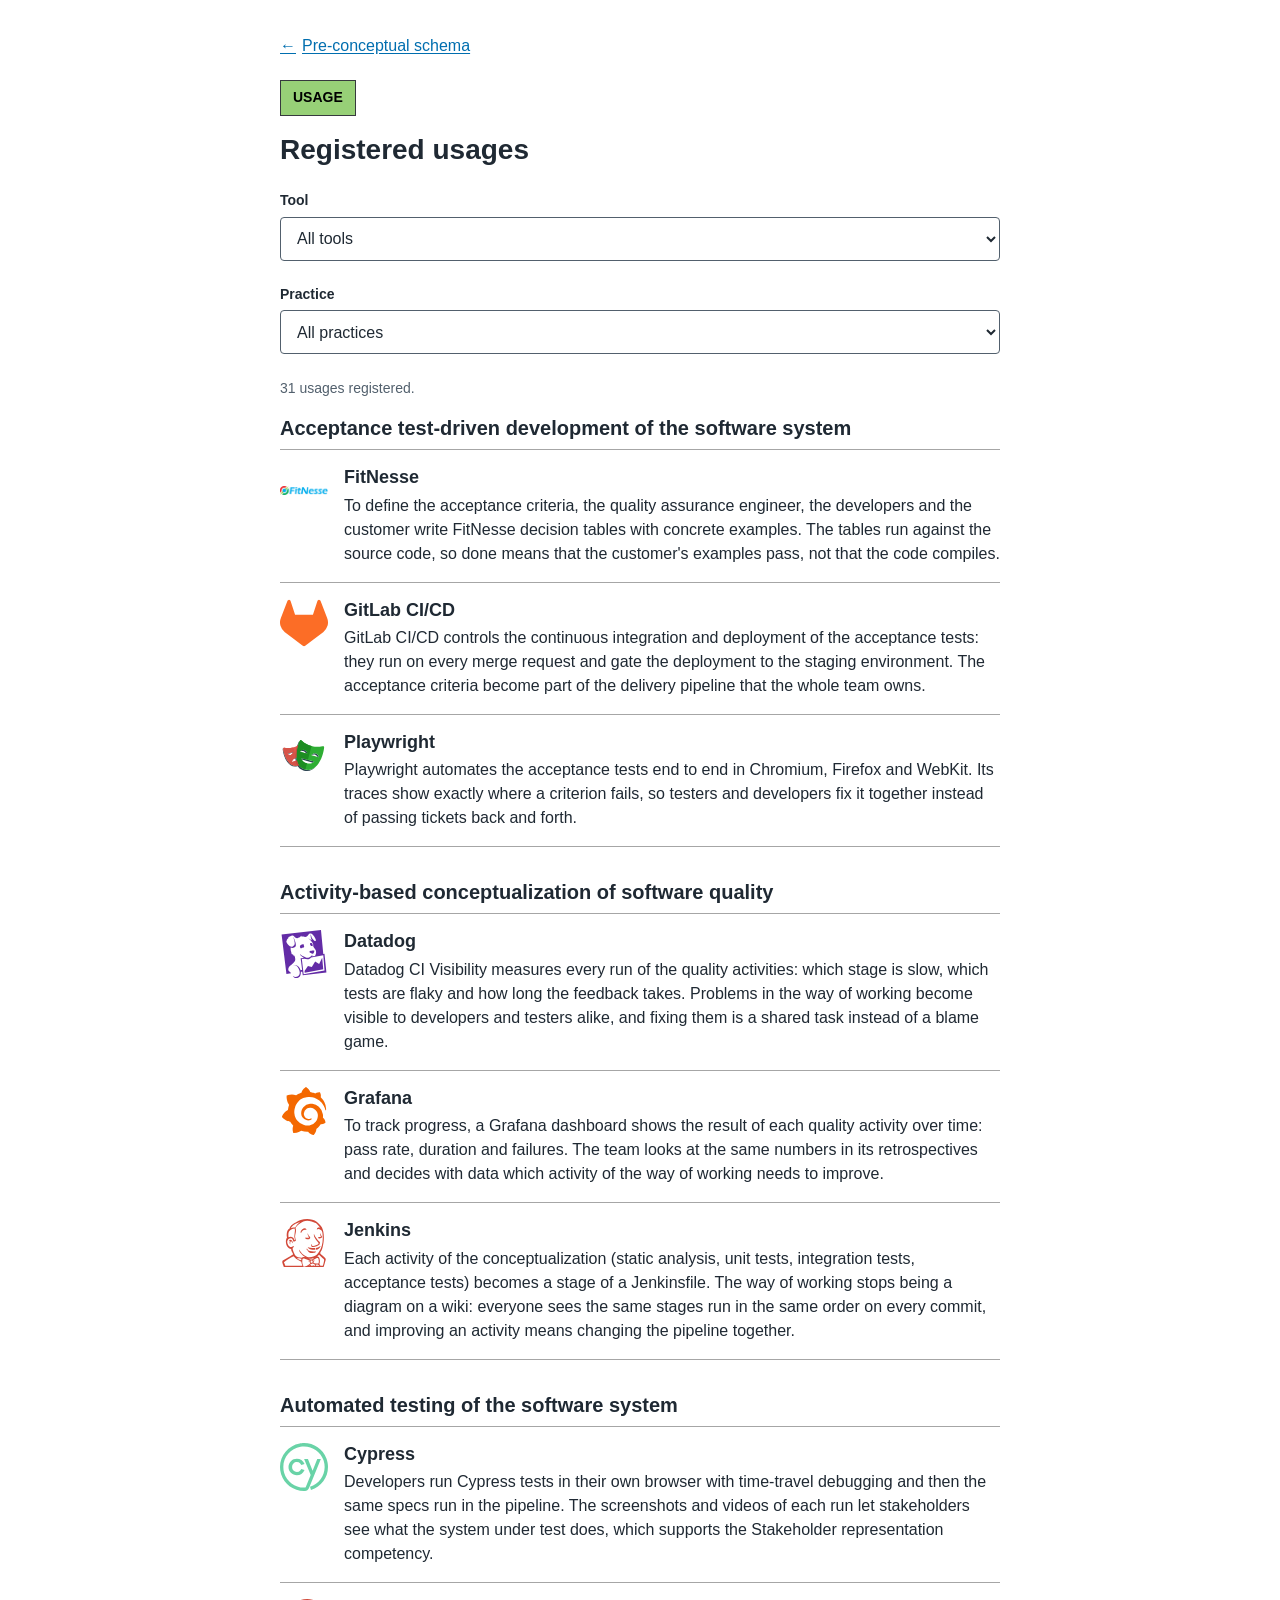
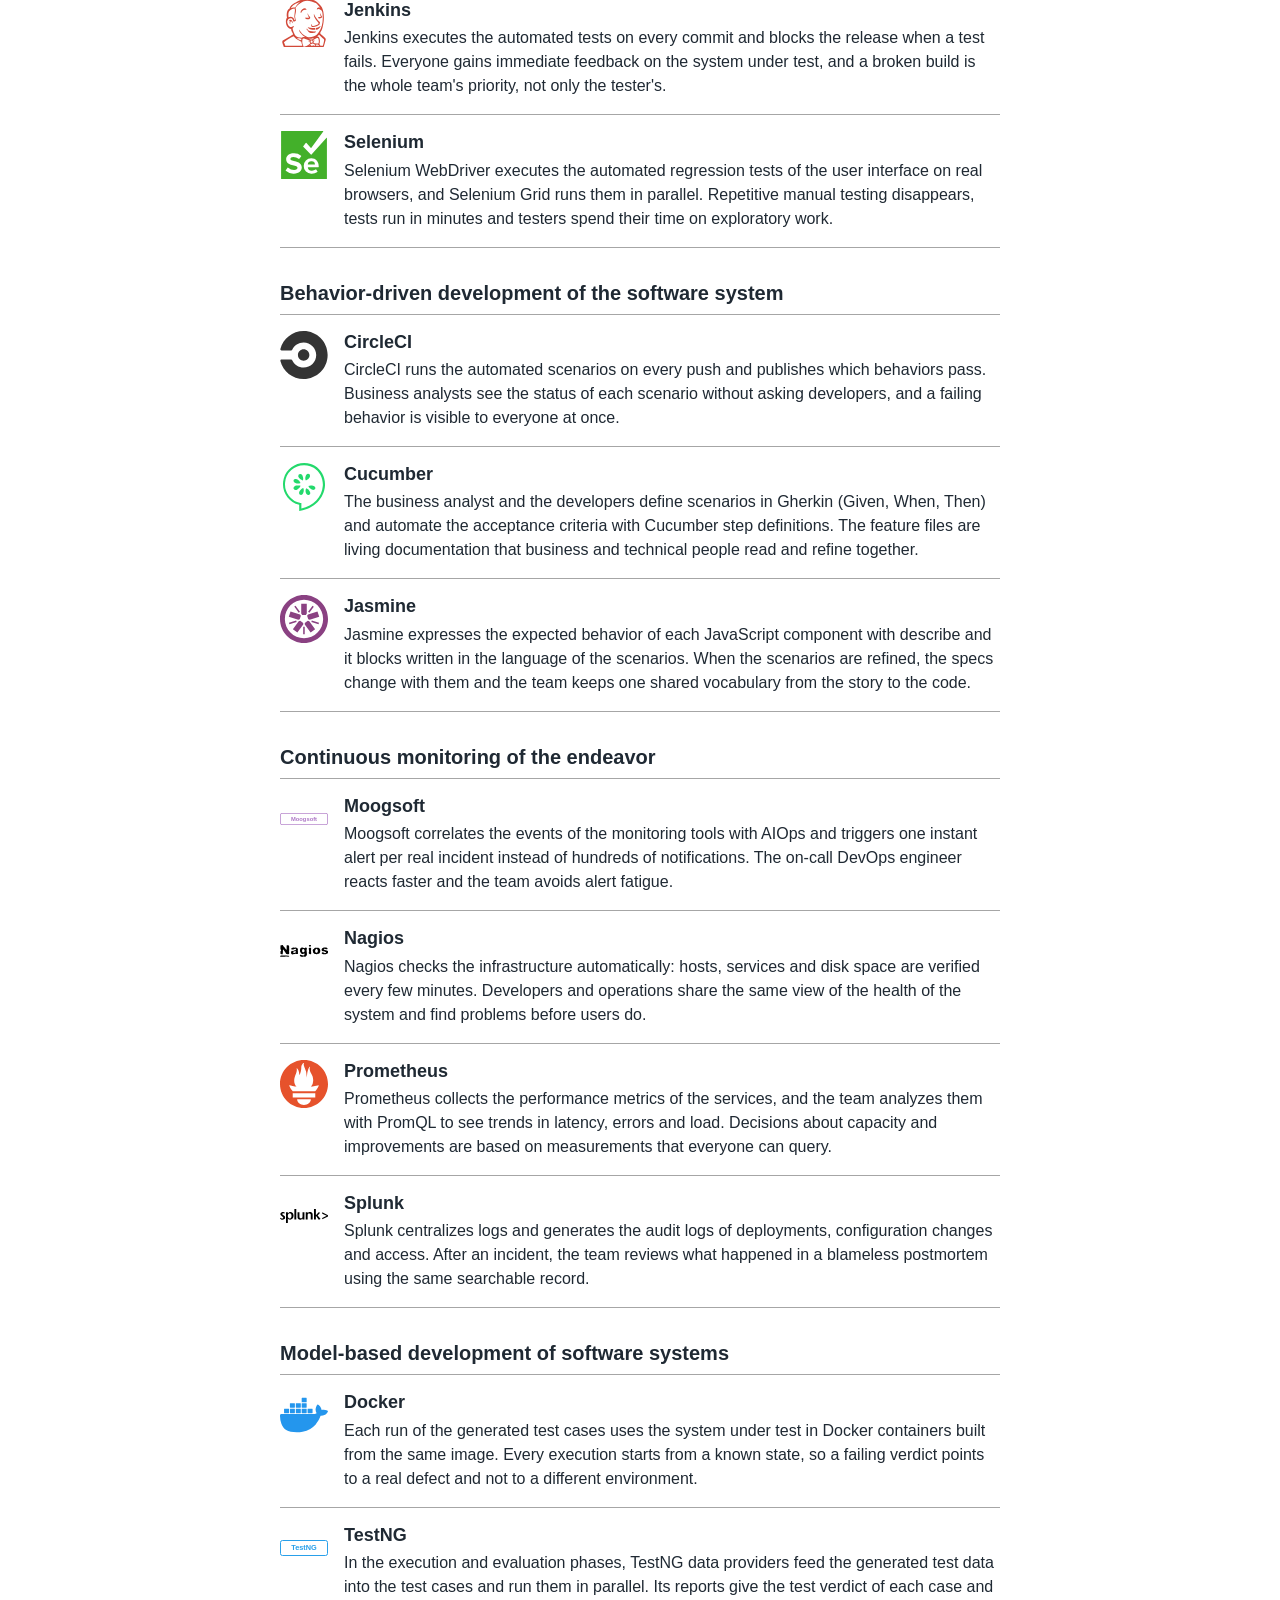
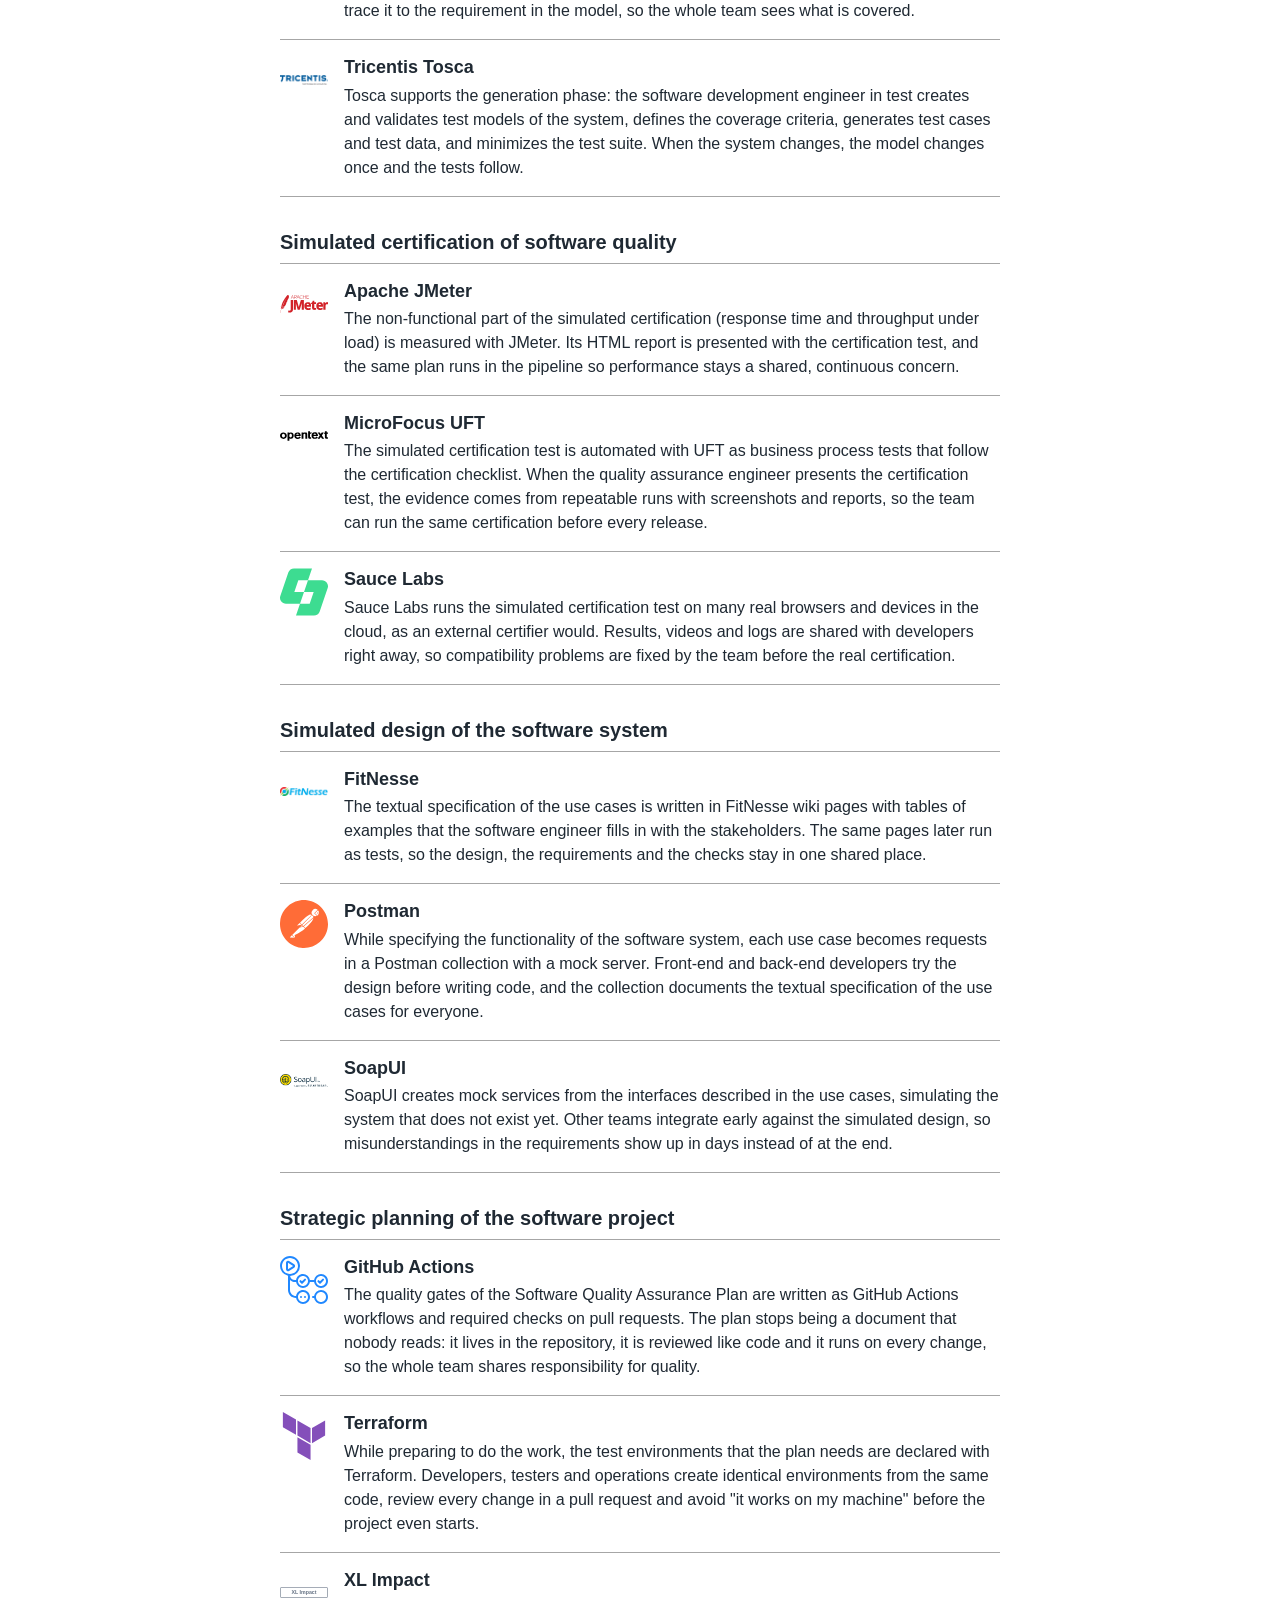
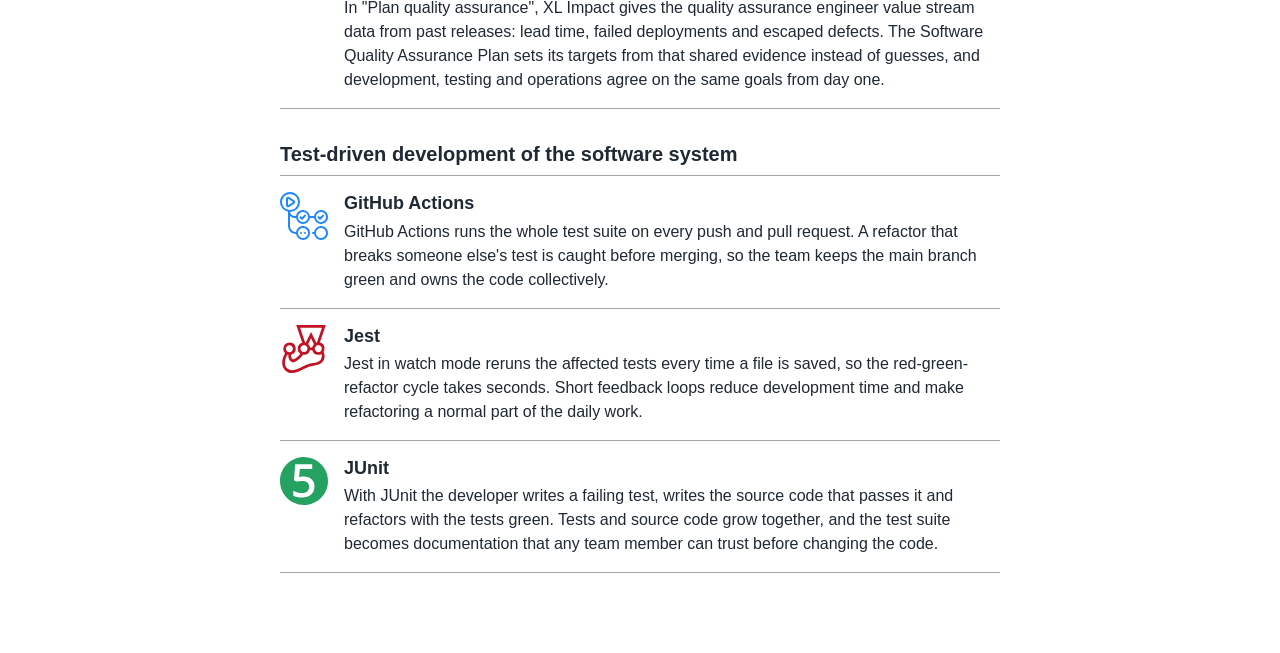
<file: usages.html>
<!DOCTYPE html>
<html lang="en">
<head>
<meta charset="utf-8">
<meta name="viewport" content="width=device-width, initial-scale=1">
<title>Registered usages · DevOps tools and practices</title>
<link rel="icon" href="data:,">
<link rel="stylesheet" href="css/styles.css">
<script src="data/seed.js" defer></script>
<script src="js/db.js" defer></script>
</head>
<body>
<main class="page">
  <header>
    <a class="back-link" href="index.html"><span aria-hidden="true">←</span> Pre-conceptual schema</a>
    <p class="triad">
      <span class="triad__concept triad__concept--usage">USAGE</span>
    </p>
    <h1>Registered usages</h1>
  </header>

  <div id="load-error" class="notice notice--error" role="alert"></div>

  <div id="content">
    <div class="empty-state" id="empty" hidden>
      <p>No usages registered yet.</p>
      <a href="register-usage.html">Register a usage</a>
    </div>

    <div id="records" hidden>
      <form class="form filter" id="filter-form" role="search">
        <div class="field">
          <label class="field__label" for="filter-tool">Tool</label>
          <select class="input" id="filter-tool">
            <option value="">All tools</option>
          </select>
        </div>
        <div class="field">
          <label class="field__label" for="filter-practice">Practice</label>
          <select class="input" id="filter-practice">
            <option value="">All practices</option>
          </select>
        </div>
      </form>
      <p class="list-count" id="count" aria-live="polite"></p>
      <div id="groups"></div>
      <p class="empty-state" id="no-match" hidden>No usages match these filters.</p>
    </div>
  </div>
</main>
<script>
  // db.js is deferred, so it runs after this script: wait for it before using DB.
  document.addEventListener('DOMContentLoaded', function () {
    var LOAD_ERROR = 'Could not load the initial data. Keep the data and js folders next to ' +
      'index.html and open the page again.';

    var empty = document.getElementById('empty');
    var records = document.getElementById('records');
    var toolFilter = document.getElementById('filter-tool');
    var practiceFilter = document.getElementById('filter-practice');
    var count = document.getElementById('count');
    var groups = document.getElementById('groups');
    var noMatch = document.getElementById('no-match');

    function compareNames(a, b) {
      return a.localeCompare(b, 'en', { sensitivity: 'base' }) || a.localeCompare(b);
    }

    function element(tag, className, text) {
      var node = document.createElement(tag);
      if (className) node.className = className;
      if (text !== undefined) node.textContent = text;
      return node;
    }

    function usages(n) {
      return n + (n === 1 ? ' usage' : ' usages');
    }

    function lookup(collection) {
      var map = {};
      DB.getAll(collection).forEach(function (record) { map[record.id] = record; });
      return map;
    }

    // The tools and practices that have a usage, by name.
    function fillFilter(select, entries, idKey, nameKey) {
      var seen = {};
      var options = [];
      entries.forEach(function (entry) {
        var id = entry.usage[idKey];
        if (seen[id]) return;
        seen[id] = true;
        options.push({ id: id, name: entry[nameKey] });
      });
      options.sort(function (a, b) { return compareNames(a.name, b.name); });
      select.length = 1;
      options.forEach(function (o) {
        var option = element('option', '', o.name);
        option.value = o.id;
        select.appendChild(option);
      });
    }

    function item(entry) {
      var li = element('li', 'record-list__item');
      li.dataset.toolId = entry.usage.toolId;
      if (entry.tool) {
        var logo = element('img', 'record-list__logo');
        logo.src = entry.tool.logo;
        logo.alt = '';
        logo.width = 48;
        logo.height = 48;
        li.appendChild(logo);
      }
      var body = element('div', 'record-list__body');
      body.appendChild(element('h3', 'record-list__name', entry.toolName));
      body.appendChild(element('p', 'record-list__text', entry.usage.description));
      li.appendChild(body);
      return li;
    }

    // One section per practice (PRACTICE HAS USAGE), by practice name; inside it, by tool name.
    function render() {
      var tools = lookup('tools');
      var practices = lookup('practices');
      var entries = DB.getAll('usages').map(function (usage) {
        var tool = tools[usage.toolId];
        var practice = practices[usage.practiceId];
        return {
          usage: usage,
          tool: tool,
          toolName: tool ? tool.name : usage.toolId,
          practiceName: practice ? practice.name : usage.practiceId
        };
      });
      entries.sort(function (a, b) {
        return compareNames(a.practiceName, b.practiceName) || compareNames(a.toolName, b.toolName);
      });

      empty.hidden = entries.length > 0;
      records.hidden = entries.length === 0;
      fillFilter(toolFilter, entries, 'toolId', 'toolName');
      fillFilter(practiceFilter, entries, 'practiceId', 'practiceName');
      groups.textContent = '';

      var ul = null;
      var current = null;
      entries.forEach(function (entry, index) {
        if (entry.usage.practiceId !== current) {
          current = entry.usage.practiceId;
          var title = element('h2', 'record-group__title', entry.practiceName);
          title.id = 'practice-' + index;
          ul = element('ul', 'record-list');
          ul.setAttribute('role', 'list'); // list-style: none removes the list role in Safari
          var section = element('section', 'record-group');
          section.dataset.practiceId = current;
          section.setAttribute('aria-labelledby', title.id);
          section.appendChild(title);
          section.appendChild(ul);
          groups.appendChild(section);
        }
        ul.appendChild(item(entry));
      });
      applyFilters();
    }

    // Tool and practice together.
    function applyFilters() {
      var tool = toolFilter.value;
      var practice = practiceFilter.value;
      var total = 0;
      var visible = 0;
      Array.prototype.forEach.call(groups.querySelectorAll('.record-group'), function (group) {
        var inGroup = 0;
        var inPractice = !practice || group.dataset.practiceId === practice;
        Array.prototype.forEach.call(group.querySelectorAll('.record-list__item'), function (li) {
          var match = inPractice && (!tool || li.dataset.toolId === tool);
          li.hidden = !match;
          total++;
          if (match) inGroup++;
        });
        group.hidden = inGroup === 0;
        visible += inGroup;
      });
      noMatch.hidden = visible > 0 || total === 0;
      count.textContent = visible === total
        ? usages(total) + ' registered.'
        : visible + ' of ' + usages(total) + ' match the filters.';
    }

    toolFilter.addEventListener('change', applyFilters);
    practiceFilter.addEventListener('change', applyFilters);
    document.getElementById('filter-form').addEventListener('submit', function (event) {
      event.preventDefault();
    });

    DB.ready.then(render, function () {
      document.getElementById('content').remove();
      document.getElementById('load-error').textContent = LOAD_ERROR;
    });
  });
</script>
</body>
</html>
</file>
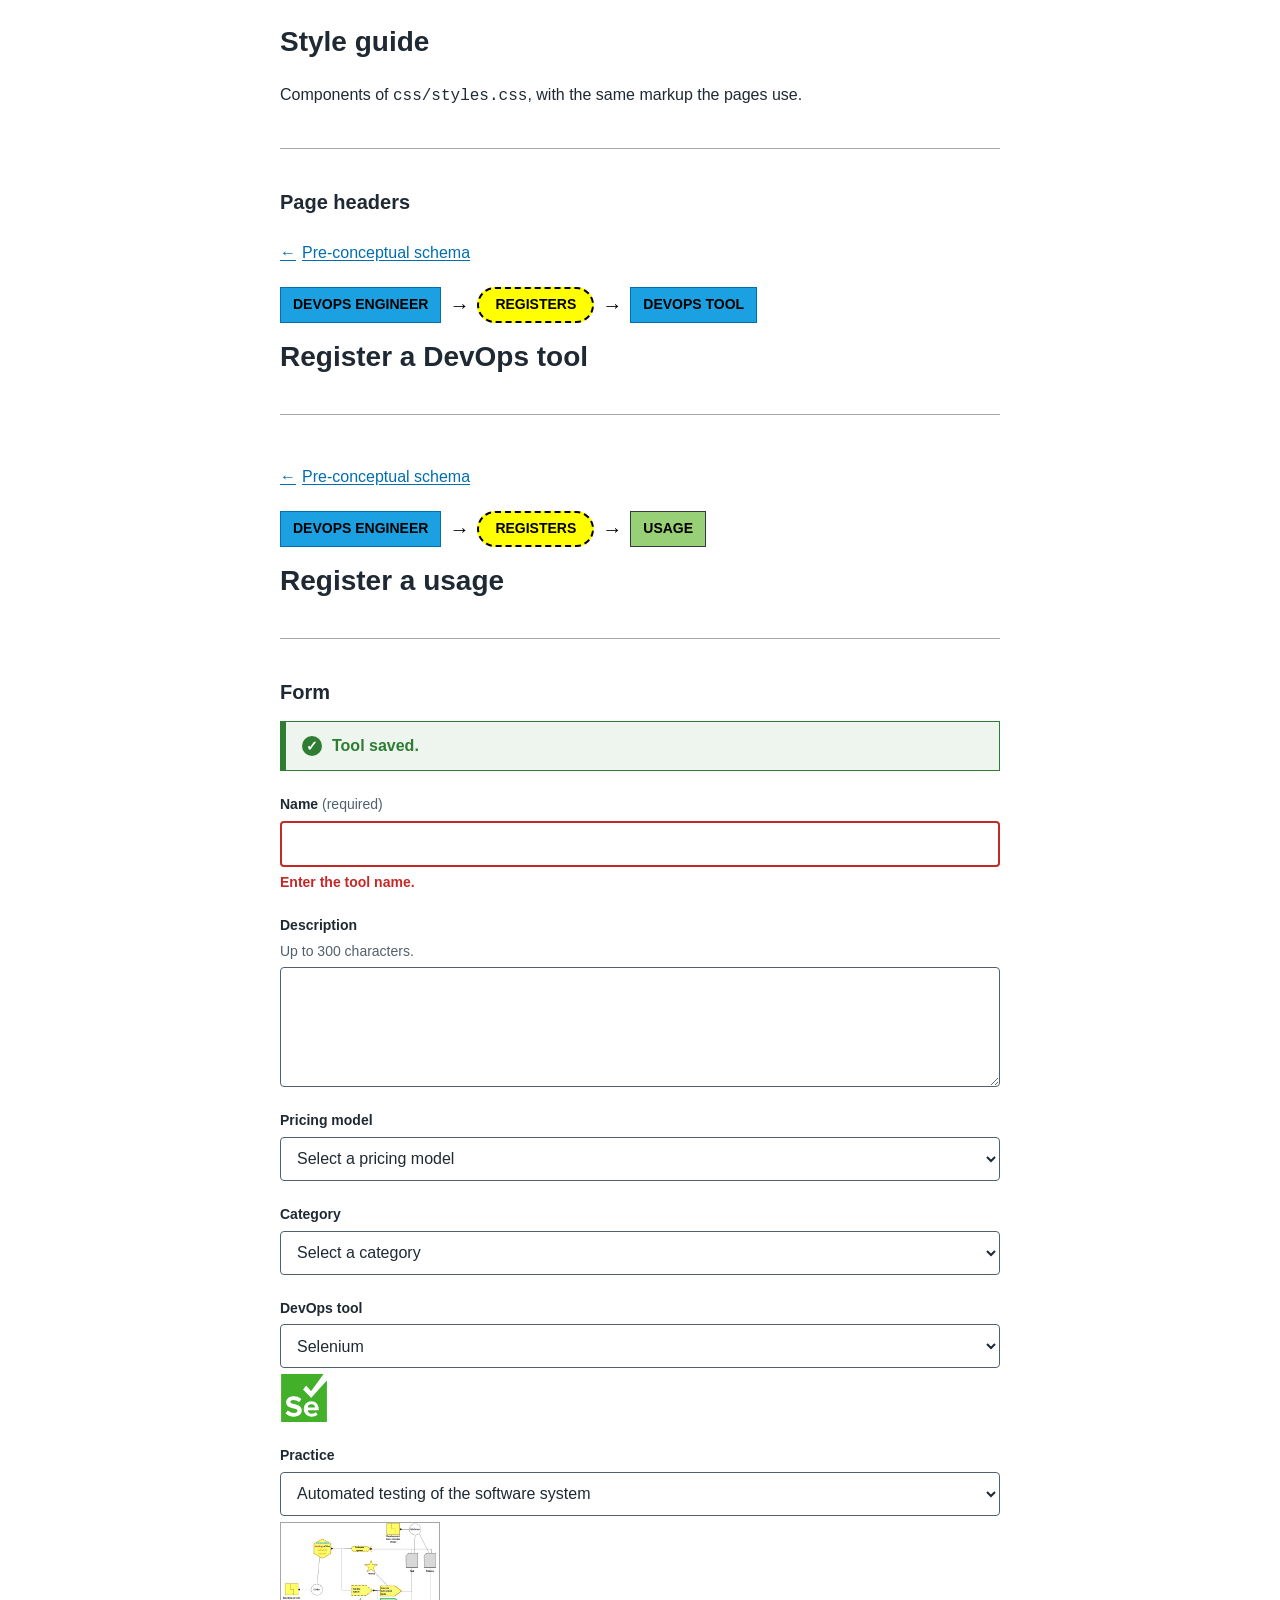
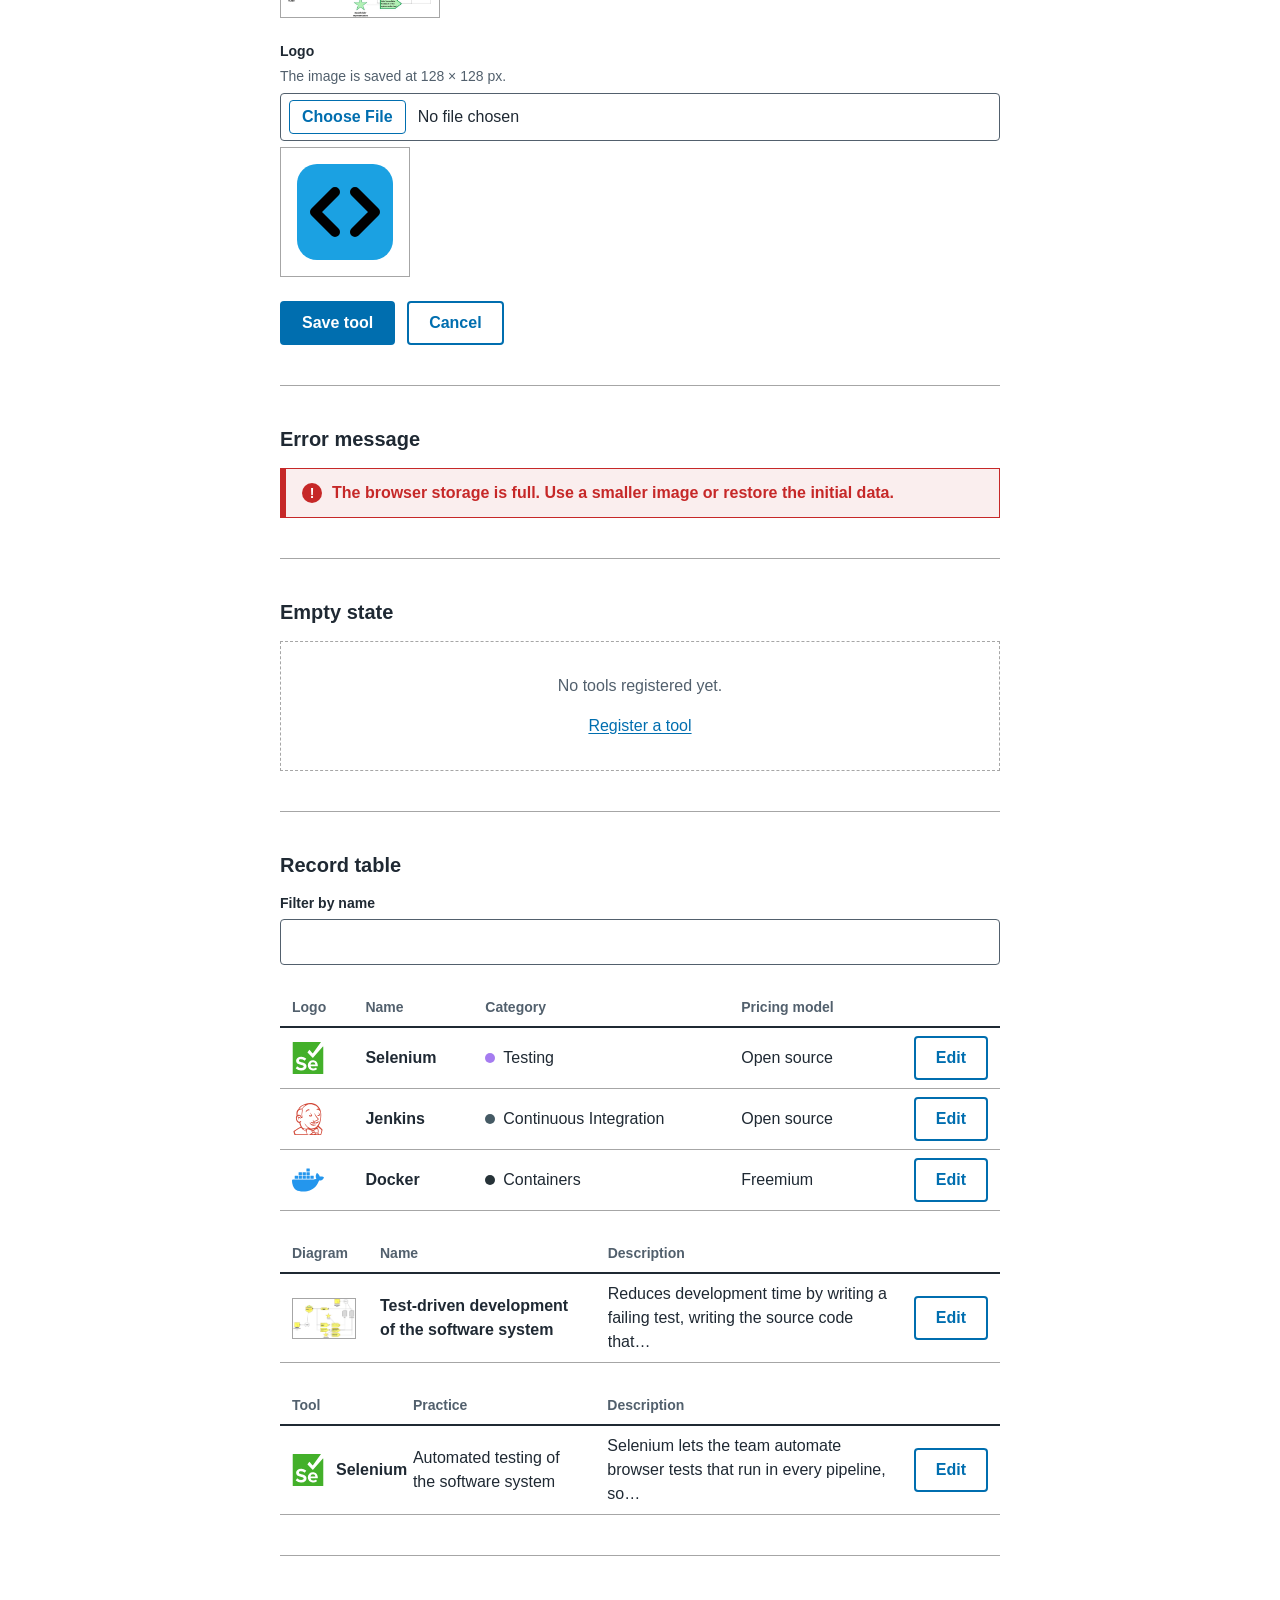
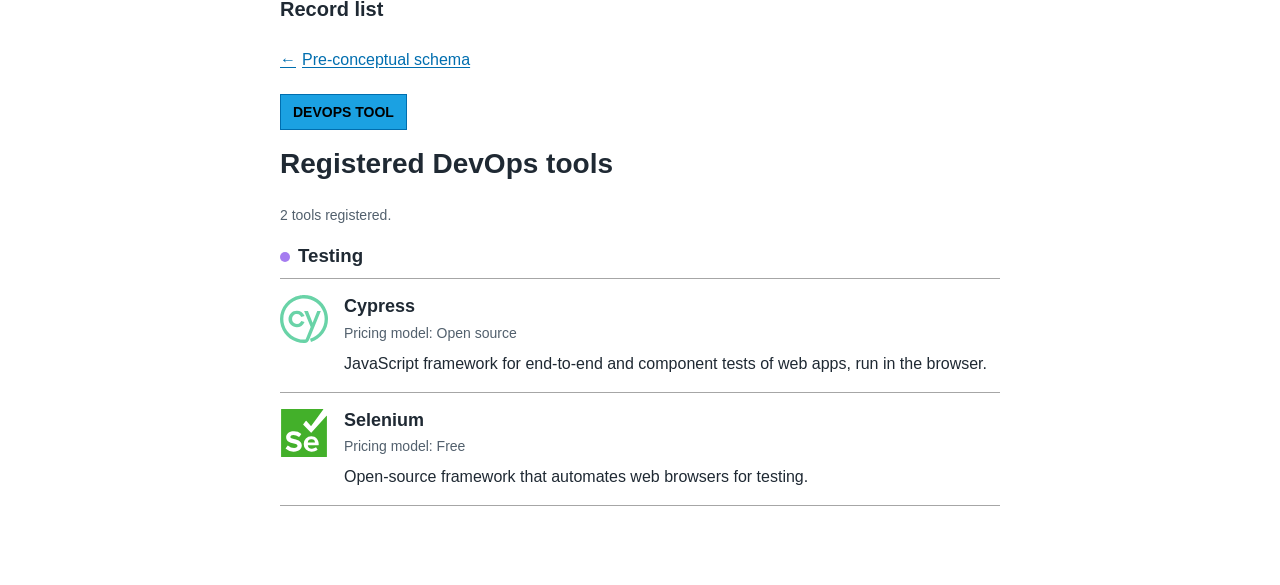
<file: docs/style-guide.html>
<!DOCTYPE html>
<html lang="en">
<head>
<meta charset="utf-8">
<meta name="viewport" content="width=device-width, initial-scale=1">
<title>Style guide · DevOps tools and practices</title>
<link rel="icon" href="data:,">
<link rel="stylesheet" href="../css/styles.css">
</head>
<body>
<main class="page">
  <h1>Style guide</h1>
  <p>Components of <code>css/styles.css</code>, with the same markup the pages use.</p>

  <hr>

  <section aria-labelledby="headers-title">
    <h2 id="headers-title">Page headers</h2>

    <header>
      <a class="back-link" href="../index.html"><span aria-hidden="true">←</span> Pre-conceptual schema</a>
      <p class="triad">
        <span class="triad__concept">DEVOPS ENGINEER</span>
        <span class="triad__arrow" aria-hidden="true">→</span>
        <span class="triad__relation">REGISTERS</span>
        <span class="triad__arrow" aria-hidden="true">→</span>
        <span class="triad__concept">DEVOPS TOOL</span>
      </p>
      <h1>Register a DevOps tool</h1>
    </header>

    <hr>

    <header>
      <a class="back-link" href="../index.html"><span aria-hidden="true">←</span> Pre-conceptual schema</a>
      <p class="triad">
        <span class="triad__concept">DEVOPS ENGINEER</span>
        <span class="triad__arrow" aria-hidden="true">→</span>
        <span class="triad__relation">REGISTERS</span>
        <span class="triad__arrow" aria-hidden="true">→</span>
        <span class="triad__concept triad__concept--usage">USAGE</span>
      </p>
      <h1>Register a usage</h1>
    </header>
  </section>

  <hr>

  <section aria-labelledby="form-title">
    <h2 id="form-title">Form</h2>

    <div class="notice notice--success" role="status">Tool saved.</div>

    <!-- method="dialog" keeps this example from submitting, since the guide has no JavaScript. -->
    <form class="form" method="dialog" novalidate>
      <div class="field">
        <label class="field__label" for="tool-name">Name <span class="field__required">(required)</span></label>
        <input class="input" id="tool-name" type="text" aria-invalid="true" aria-describedby="tool-name-error">
        <p class="field__error" id="tool-name-error">Enter the tool name.</p>
      </div>

      <div class="field">
        <label class="field__label" for="tool-description">Description</label>
        <p class="field__hint" id="tool-description-hint">Up to 300 characters.</p>
        <textarea class="input" id="tool-description" rows="4" aria-describedby="tool-description-hint tool-description-error"></textarea>
        <p class="field__error" id="tool-description-error"></p>
      </div>

      <div class="field">
        <label class="field__label" for="tool-pricing">Pricing model</label>
        <select class="input" id="tool-pricing" aria-describedby="tool-pricing-error">
          <option value="">Select a pricing model</option>
          <option value="OS">Open source</option>
          <option value="FR">Free</option>
          <option value="FM">Freemium</option>
          <option value="PA">Paid</option>
          <option value="EN">Enterprise</option>
        </select>
        <p class="field__error" id="tool-pricing-error"></p>
      </div>

      <div class="field">
        <label class="field__label" for="tool-category">Category</label>
        <select class="input" id="tool-category" aria-describedby="tool-category-error">
          <option value="">Select a category</option>
          <option value="source-code-management">Source Code Management</option>
          <option value="database-automation">Database Automation</option>
          <option value="continuous-integration">Continuous Integration</option>
          <option value="testing">Testing</option>
          <option value="configuration">Configuration</option>
          <option value="deployment">Deployment</option>
          <option value="containers">Containers</option>
          <option value="release-orchestration">Release Orchestration</option>
          <option value="cloud">Cloud</option>
          <option value="aiops">AIOps</option>
          <option value="analytics">Analytics</option>
          <option value="monitoring">Monitoring</option>
          <option value="security">Security</option>
          <option value="collaboration">Collaboration</option>
        </select>
        <p class="field__error" id="tool-category-error"></p>
      </div>

      <!-- Usage form: the chosen tool's logo (.choice-logo) and practice's diagram (.choice-thumbnail) go under their select. -->
      <div class="field">
        <label class="field__label" for="usage-tool">DevOps tool</label>
        <select class="input" id="usage-tool" aria-describedby="usage-tool-error">
          <option value="">Select a DevOps tool</option>
          <option value="selenium" selected>Selenium</option>
        </select>
        <p class="field__error" id="usage-tool-error"></p>
        <img class="choice-logo" src="../assets/logos/selenium.svg" alt="Selenium logo" width="48" height="48">
      </div>

      <div class="field">
        <label class="field__label" for="usage-practice">Practice</label>
        <select class="input" id="usage-practice" aria-describedby="usage-practice-error">
          <option value="">Select a practice</option>
          <option value="automated-testing-of-the-software-system" selected>Automated testing of the software system</option>
        </select>
        <p class="field__error" id="usage-practice-error"></p>
        <img class="choice-thumbnail" src="../assets/essence/automated-testing-of-the-software-system.jpg" alt="Automated testing of the software system Essence diagram" width="160">
      </div>

      <div class="field">
        <label class="field__label" for="tool-logo">Logo</label>
        <p class="field__hint" id="tool-logo-hint">The image is saved at 128 × 128 px.</p>
        <input class="input" id="tool-logo" type="file" accept="image/*" aria-describedby="tool-logo-hint tool-logo-error">
        <p class="field__error" id="tool-logo-error"></p>
        <img class="image-preview" src="data:image/svg+xml,%3Csvg%20xmlns='http://www.w3.org/2000/svg'%20width='128'%20height='128'%20viewBox='0%200%20128%20128'%3E%3Crect%20width='128'%20height='128'%20fill='%23FFFFFF'/%3E%3Crect%20x='16'%20y='16'%20width='96'%20height='96'%20rx='20'%20fill='%231BA1E2'/%3E%3Cpath%20d='M54%2044%2034%2064l20%2020M74%2044l20%2020-20%2020'%20fill='none'%20stroke='%23000000'%20stroke-width='10'%20stroke-linecap='round'%20stroke-linejoin='round'/%3E%3C/svg%3E" alt="Preview of the selected logo" width="128" height="128">
      </div>

      <div class="actions">
        <button class="btn btn--primary" type="submit">Save tool</button>
        <button class="btn btn--secondary" type="button">Cancel</button>
      </div>
    </form>
  </section>

  <hr>

  <section aria-labelledby="error-title">
    <h2 id="error-title">Error message</h2>
    <div class="notice notice--error" role="alert">The browser storage is full. Use a smaller image or restore the initial data.</div>
  </section>

  <hr>

  <section aria-labelledby="empty-title">
    <h2 id="empty-title">Empty state</h2>
    <div class="empty-state">
      <p>No tools registered yet.</p>
      <a href="../register-tool.html">Register a tool</a>
    </div>
  </section>

  <hr>

  <section aria-labelledby="table-title">
    <h2 id="table-title">Record table</h2>
    <!-- method="dialog" keeps this example from submitting, since the guide has no JavaScript. -->
    <form class="form filter" method="dialog" role="search">
      <div class="field">
        <label class="field__label" for="filter">Filter by name</label>
        <input class="input" id="filter" type="search" autocomplete="off">
      </div>
    </form>
    <div class="table-scroll">
      <table class="record-table">
        <caption class="visually-hidden">Registered DevOps tools</caption>
        <thead>
          <tr>
            <th scope="col">Logo</th>
            <th scope="col">Name</th>
            <th scope="col">Category</th>
            <th scope="col">Pricing model</th>
            <th scope="col"><span class="visually-hidden">Actions</span></th>
          </tr>
        </thead>
        <tbody>
          <!-- The pages set --badge-color from the category's color in DB.getAll("categories"). -->
          <tr>
            <td><img class="record-table__logo" src="../assets/logos/selenium.svg" alt="" width="32" height="32"></td>
            <th scope="row">Selenium</th>
            <td><span class="category-badge" style="--badge-color: #A57CF0">Testing</span></td>
            <td>Open source</td>
            <td><button class="btn btn--secondary" type="button" aria-label="Edit Selenium">Edit</button></td>
          </tr>
          <tr>
            <td><img class="record-table__logo" src="../assets/logos/jenkins.svg" alt="" width="32" height="32"></td>
            <th scope="row">Jenkins</th>
            <td><span class="category-badge" style="--badge-color: #455A64">Continuous Integration</span></td>
            <td>Open source</td>
            <td><button class="btn btn--secondary" type="button" aria-label="Edit Jenkins">Edit</button></td>
          </tr>
          <tr>
            <td><img class="record-table__logo" src="../assets/logos/docker.svg" alt="" width="32" height="32"></td>
            <th scope="row">Docker</th>
            <td><span class="category-badge" style="--badge-color: #263238">Containers</span></td>
            <td>Freemium</td>
            <td><button class="btn btn--secondary" type="button" aria-label="Edit Docker">Edit</button></td>
          </tr>
        </tbody>
      </table>
    </div>

    <!-- Practices: a 64 px wide thumbnail of the Essence diagram (.record-table__diagram). -->
    <div class="table-scroll">
      <table class="record-table">
        <caption class="visually-hidden">Registered practices</caption>
        <thead>
          <tr>
            <th scope="col">Diagram</th>
            <th scope="col">Name</th>
            <th scope="col">Description</th>
            <th scope="col"><span class="visually-hidden">Actions</span></th>
          </tr>
        </thead>
        <tbody>
          <tr>
            <td><img class="record-table__diagram" src="../assets/essence/test-driven-development-of-the-software-system.jpg" alt="" width="64"></td>
            <th scope="row">Test-driven development of the software system</th>
            <td>Reduces development time by writing a failing test, writing the source code that…</td>
            <td><button class="btn btn--secondary" type="button" aria-label="Edit Test-driven development of the software system">Edit</button></td>
          </tr>
        </tbody>
      </table>
    </div>

    <!-- Usages: the tool's logo and name in one cell (.record-table__tool). -->
    <div class="table-scroll">
      <table class="record-table">
        <caption class="visually-hidden">Registered usages</caption>
        <thead>
          <tr>
            <th scope="col">Tool</th>
            <th scope="col">Practice</th>
            <th scope="col">Description</th>
            <th scope="col"><span class="visually-hidden">Actions</span></th>
          </tr>
        </thead>
        <tbody>
          <tr>
            <th scope="row"><span class="record-table__tool"><img class="record-table__logo" src="../assets/logos/selenium.svg" alt="" width="32" height="32">Selenium</span></th>
            <td>Automated testing of the software system</td>
            <td>Selenium lets the team automate browser tests that run in every pipeline, so…</td>
            <td><button class="btn btn--secondary" type="button" aria-label="Edit usage of Selenium in Automated testing of the software system">Edit</button></td>
          </tr>
        </tbody>
      </table>
    </div>
  </section>

  <hr>

  <section aria-labelledby="list-title">
    <h2 id="list-title">Record list</h2>

    <header>
      <a class="back-link" href="../index.html"><span aria-hidden="true">←</span> Pre-conceptual schema</a>
      <p class="triad">
        <span class="triad__concept">DEVOPS TOOL</span>
      </p>
      <h1>Registered DevOps tools</h1>
    </header>

    <p class="list-count">2 tools registered.</p>
    <div>
      <!-- The pages set --badge-color from the category's color in DB.getAll("categories"). -->
      <section class="record-group" aria-labelledby="group-testing">
        <h3 class="record-group__title" id="group-testing"><span class="category-badge" style="--badge-color: #A57CF0">Testing</span></h3>
        <ul class="record-list" role="list">
          <li class="record-list__item">
            <img class="record-list__logo" src="../assets/logos/cypress.svg" alt="" width="48" height="48">
            <div class="record-list__body">
              <h4 class="record-list__name">Cypress</h4>
              <p class="record-list__meta">Pricing model: Open source</p>
              <p class="record-list__text">JavaScript framework for end-to-end and component tests of web apps, run in the browser.</p>
            </div>
          </li>
          <li class="record-list__item">
            <img class="record-list__logo" src="../assets/logos/selenium.svg" alt="" width="48" height="48">
            <div class="record-list__body">
              <h4 class="record-list__name">Selenium</h4>
              <p class="record-list__meta">Pricing model: Free</p>
              <p class="record-list__text">Open-source framework that automates web browsers for testing.</p>
            </div>
          </li>
        </ul>
      </section>
    </div>
  </section>
</main>
</body>
</html>
</file>
<file: css/styles.css>
/*
 * Shared styles of the DevOps tools and practices pages.
 * The concept, usage, relation and attribute colors come from the pre-conceptual
 * schema (docs/esquema-preconceptual.svg). docs/style-guide.html shows every class.
 *
 * index.html doesn't load this file: the labels of its inline schema need the
 * default content-box sizing, and the reset below would move them.
 */

:root {
  --concept: #1BA1E2;
  --concept-strong: #006EAF;
  --usage: #97D077;
  --relation: #FFFF00;
  --attribute: #A6A6A6;
  --bg: #FFFFFF;
  --text: #1F2933;
  --muted: #52606D;
  --error: #C62828;
  --success: #2E7D32;
  --focus: #006EAF;
  color-scheme: light;
}

*,
*::before,
*::after {
  box-sizing: border-box;
}

/* ---------- Base ---------- */

body {
  margin: 0;
  background: var(--bg);
  color: var(--text);
  font-family: Helvetica, Arial, sans-serif;
  font-size: 16px;
  line-height: 1.5;
}

h1 {
  margin: 0 0 24px;
  font-size: 28px;
  line-height: 1.25;
}

h2 {
  margin: 0 0 16px;
  font-size: 20px;
  line-height: 1.3;
}

p {
  margin: 0 0 16px;
}

a {
  color: var(--concept-strong);
  text-underline-offset: 2px;
}

a:hover {
  text-decoration-thickness: 2px;
}

:focus-visible {
  outline: 3px solid var(--focus);
  outline-offset: 2px;
}

/* When Tab scrolls the page, leave room for the 5px focus ring at the edge of the screen. */
a,
button,
input,
select,
textarea {
  scroll-margin: 8px;
}

img {
  max-width: 100%;
}

hr {
  margin: 40px 0;
  border: 0;
  border-top: 1px solid var(--attribute);
}

/* ---------- Layout ---------- */

.page {
  width: min(100% - 32px, 720px);
  margin: 0 auto;
  padding: 24px 0 48px;
}

/* ---------- Page header: back link, triad and h1 ---------- */

.back-link {
  display: inline-flex;
  align-items: center;
  gap: 6px;
  min-height: 44px;
}

/* DEVOPS ENGINEER → relation → concept, drawn like the schema. Wraps when it doesn't fit. */
.triad {
  display: flex;
  flex-wrap: wrap;
  align-items: center;
  gap: 8px;
  margin: 12px 0 16px;
  color: #000000;
  font-size: 14px;
  font-weight: 700;
  line-height: 1.25;
  text-transform: uppercase;
}

.triad__concept,
.triad__relation {
  display: inline-flex;
  align-items: center;
  min-height: 36px;
  color: #000000;
}

/* Same fill and outline as the concept boxes of the schema. */
.triad__concept {
  padding: 6px 12px;
  border: 1px solid var(--concept-strong);
  background: var(--concept);
}

.triad__concept--usage {
  border-color: #36393D;
  background: var(--usage);
}

.triad__relation {
  padding: 6px 16px;
  border: 2px dashed #000000;
  border-radius: 999px;
  background: var(--relation);
}

.triad__arrow {
  font-size: 20px;
  font-weight: 400;
  line-height: 1;
}

/* ---------- Forms ---------- */

.form {
  display: grid;
  gap: 24px;
}

/* Margins instead of a grid gap, so an empty .field__error takes no space. */
.field > * + * {
  margin-top: 6px;
}

.field__label {
  display: block;
  font-size: 14px;
  font-weight: 700;
  line-height: 1.4;
}

.field__required {
  color: var(--muted);
  font-weight: 400;
}

.field__hint,
.field__error {
  margin-bottom: 0;
  font-size: 14px;
  line-height: 1.4;
}

.field__hint {
  color: var(--muted);
}

.field__error {
  color: var(--error);
  font-weight: 700;
}

.field__error:empty {
  margin-top: 0;
}

.input {
  display: block;
  width: 100%;
  min-height: 44px;
  padding: 10px 12px;
  border: 1px solid var(--muted);
  border-radius: 4px;
  background: var(--bg);
  color: var(--text);
  font: inherit;
  transition: border-color 0.15s ease;
}

.input:hover {
  border-color: var(--text);
}

textarea.input {
  min-height: 120px;
  resize: vertical;
}

.input[type="file"] {
  padding: 6px 8px;
}

.input::file-selector-button {
  min-height: 30px;
  margin-right: 12px;
  padding: 4px 12px;
  border: 1px solid var(--concept-strong);
  border-radius: 4px;
  background: var(--bg);
  color: var(--concept-strong);
  font: inherit;
  font-weight: 700;
  cursor: pointer;
}

/* The thicker border keeps the error visible without relying on the red alone. */
.input[aria-invalid="true"] {
  padding: 9px 11px;
  border: 2px solid var(--error);
}

.input[type="file"][aria-invalid="true"] {
  padding: 5px 7px;
}

.image-preview {
  display: block;
  width: auto;
  height: auto;
  max-width: 160px;
  max-height: 160px;
  border: 1px solid var(--attribute);
  background: var(--bg);
  object-fit: contain;
}

/* Filter above a .record-table, separated from its header. */
.filter {
  margin: 0 0 24px;
}

/* Below a select: the logo (48 × 48 px) or the diagram thumbnail (160 px wide) of the chosen record. */
.choice-logo {
  display: block;
  width: 48px;
  height: 48px;
  object-fit: contain;
}

.choice-thumbnail {
  display: block;
  width: 160px;
  height: auto;
  border: 1px solid var(--attribute);
}

.actions {
  display: flex;
  flex-wrap: wrap;
  gap: 12px;
}

/* ---------- Buttons ---------- */

.btn {
  display: inline-flex;
  align-items: center;
  justify-content: center;
  min-height: 44px;
  padding: 8px 20px;
  border: 2px solid var(--concept-strong);
  border-radius: 4px;
  font: inherit;
  font-weight: 700;
  line-height: 1.25;
  text-align: center;
  text-decoration: none;
  cursor: pointer;
  transition: background-color 0.15s ease, border-color 0.15s ease;
}

.btn--primary {
  background: var(--concept-strong);
  color: #FFFFFF;
}

.btn--primary:hover {
  border-color: color-mix(in srgb, var(--concept-strong) 80%, #000000);
  background: color-mix(in srgb, var(--concept-strong) 80%, #000000);
}

.btn--secondary {
  background: var(--bg);
  color: var(--concept-strong);
}

.btn--secondary:hover {
  background: color-mix(in srgb, var(--concept-strong) 8%, var(--bg));
}

/* ---------- Messages ---------- */

/* Above the form. The icon adds a cue besides the color; the text says what happened. */
.notice {
  display: flex;
  align-items: flex-start;
  gap: 10px;
  margin: 0 0 24px;
  padding: 12px 16px;
  border: 1px solid;
  border-left-width: 6px;
  font-weight: 700;
}

.notice::before {
  display: inline-flex;
  flex: none;
  align-items: center;
  justify-content: center;
  width: 20px;
  height: 20px;
  margin-top: 2px;
  border-radius: 50%;
  color: #FFFFFF;
  font-size: 14px;
  line-height: 1;
}

.notice--success {
  border-color: var(--success);
  background: color-mix(in srgb, var(--success) 8%, var(--bg));
  color: var(--success);
}

.notice--success::before {
  content: "\2713";
  content: "\2713" / "";
  background: var(--success);
}

.notice--error {
  border-color: var(--error);
  background: color-mix(in srgb, var(--error) 8%, var(--bg));
  color: var(--error);
}

.notice--error::before {
  content: "!";
  content: "!" / "";
  background: var(--error);
}

/* An empty notice stays in the page, so screen readers announce the text a script puts in it. */
.notice:empty {
  margin: 0;
  padding: 0;
  border: 0;
}

.notice:empty::before {
  content: none;
}

.empty-state {
  margin: 0 0 24px;
  padding: 32px 16px;
  border: 1px dashed var(--attribute);
  color: var(--muted);
  text-align: center;
}

.empty-state > :last-child {
  margin-bottom: 0;
}

/* ---------- Tables ---------- */

/*
 * On narrow screens the table scrolls inside this container instead of the page.
 * position: relative keeps the .visually-hidden texts of the table inside it too;
 * without it they would widen the page at 320px.
 */
.table-scroll {
  position: relative;
  margin: 0 0 24px;
  overflow-x: auto;
}

.record-table {
  width: 100%;
  border-collapse: collapse;
}

.record-table th,
.record-table td {
  padding: 8px 12px;
  border-bottom: 1px solid var(--attribute);
  text-align: left;
  vertical-align: middle;
}

.record-table thead th {
  border-bottom: 2px solid var(--text);
  color: var(--muted);
  font-size: 14px;
  white-space: nowrap;
}

.record-table td:last-child {
  text-align: right;
}

/* Logo of a row: 32 × 32 px, whole and centered whatever its proportion. */
.record-table__logo {
  display: block;
  width: 32px;
  height: 32px;
  object-fit: contain;
}

/* A cell with a .record-table__logo and the name beside it. */
.record-table__tool {
  display: flex;
  align-items: center;
  gap: 12px;
}

.record-table__tool .record-table__logo {
  flex: none;
}

/* Essence diagram of a row: a 64 px wide thumbnail that keeps its proportion. */
.record-table__diagram {
  display: block;
  width: 64px;
  max-width: none;
  height: auto;
  border: 1px solid var(--attribute);
}

/*
 * Set --badge-color on the element to the category's color, for example from DB.getAll("categories").
 * inline-flex keeps the dot beside the name when a long name wraps in a narrow column.
 */
.category-badge {
  display: inline-flex;
  align-items: baseline;
}

.category-badge::before {
  content: "";
  flex: none;
  width: 10px;
  height: 10px;
  margin-right: 8px;
  border-radius: 50%;
  background: var(--badge-color, var(--attribute));
}

/* ---------- Record lists (tools.html, practices.html and usages.html) ---------- */

/* How many records the list shows, below the filters. */
.list-count {
  color: var(--muted);
  font-size: 14px;
}

/* A heading (a category or a practice) and its .record-list. */
.record-group {
  margin: 0 0 32px;
}

.record-group__title {
  margin: 0 0 8px;
}

.record-list {
  margin: 0 0 24px;
  padding: 0;
  border-top: 1px solid var(--attribute);
  list-style: none;
}

.record-group .record-list {
  margin-bottom: 0;
}

.record-list__item {
  display: flex;
  align-items: flex-start;
  gap: 16px;
  padding: 16px 0;
  border-bottom: 1px solid var(--attribute);
}

/* display: flex above would show the items the filters hide. */
.record-list__item[hidden] {
  display: none;
}

/* Logo of an item: 48 × 48 px, whole and centered whatever its proportion. */
.record-list__logo {
  display: block;
  flex: none;
  width: 48px;
  height: 48px;
  object-fit: contain;
}

/* min-width: 0 lets long names and descriptions wrap instead of widening the page. */
.record-list__body {
  flex: 1;
  min-width: 0;
}

.record-list__name {
  margin: 0 0 4px;
  font-size: 18px;
  line-height: 1.3;
  overflow-wrap: anywhere;
}

.record-list__meta {
  margin: 0 0 8px;
  color: var(--muted);
  font-size: 14px;
}

.record-list__text {
  margin: 0;
  overflow-wrap: anywhere;
}

/* Essence diagram of a practice, as wide as the column. */
.record-list__diagram {
  display: block;
  width: 100%;
  height: auto;
  margin-top: 12px;
  border: 1px solid var(--attribute);
}

/* ---------- Utilities ---------- */

/* Hidden on screen, still read by screen readers. */
.visually-hidden {
  position: absolute !important;
  width: 1px !important;
  height: 1px !important;
  margin: -1px !important;
  padding: 0 !important;
  overflow: hidden !important;
  clip: rect(0 0 0 0) !important;
  clip-path: inset(50%) !important;
  border: 0 !important;
  white-space: nowrap !important;
}

@media (prefers-reduced-motion: reduce) {
  *,
  *::before,
  *::after {
    transition: none !important;
    animation: none !important;
    scroll-behavior: auto !important;
  }
}
</file>
